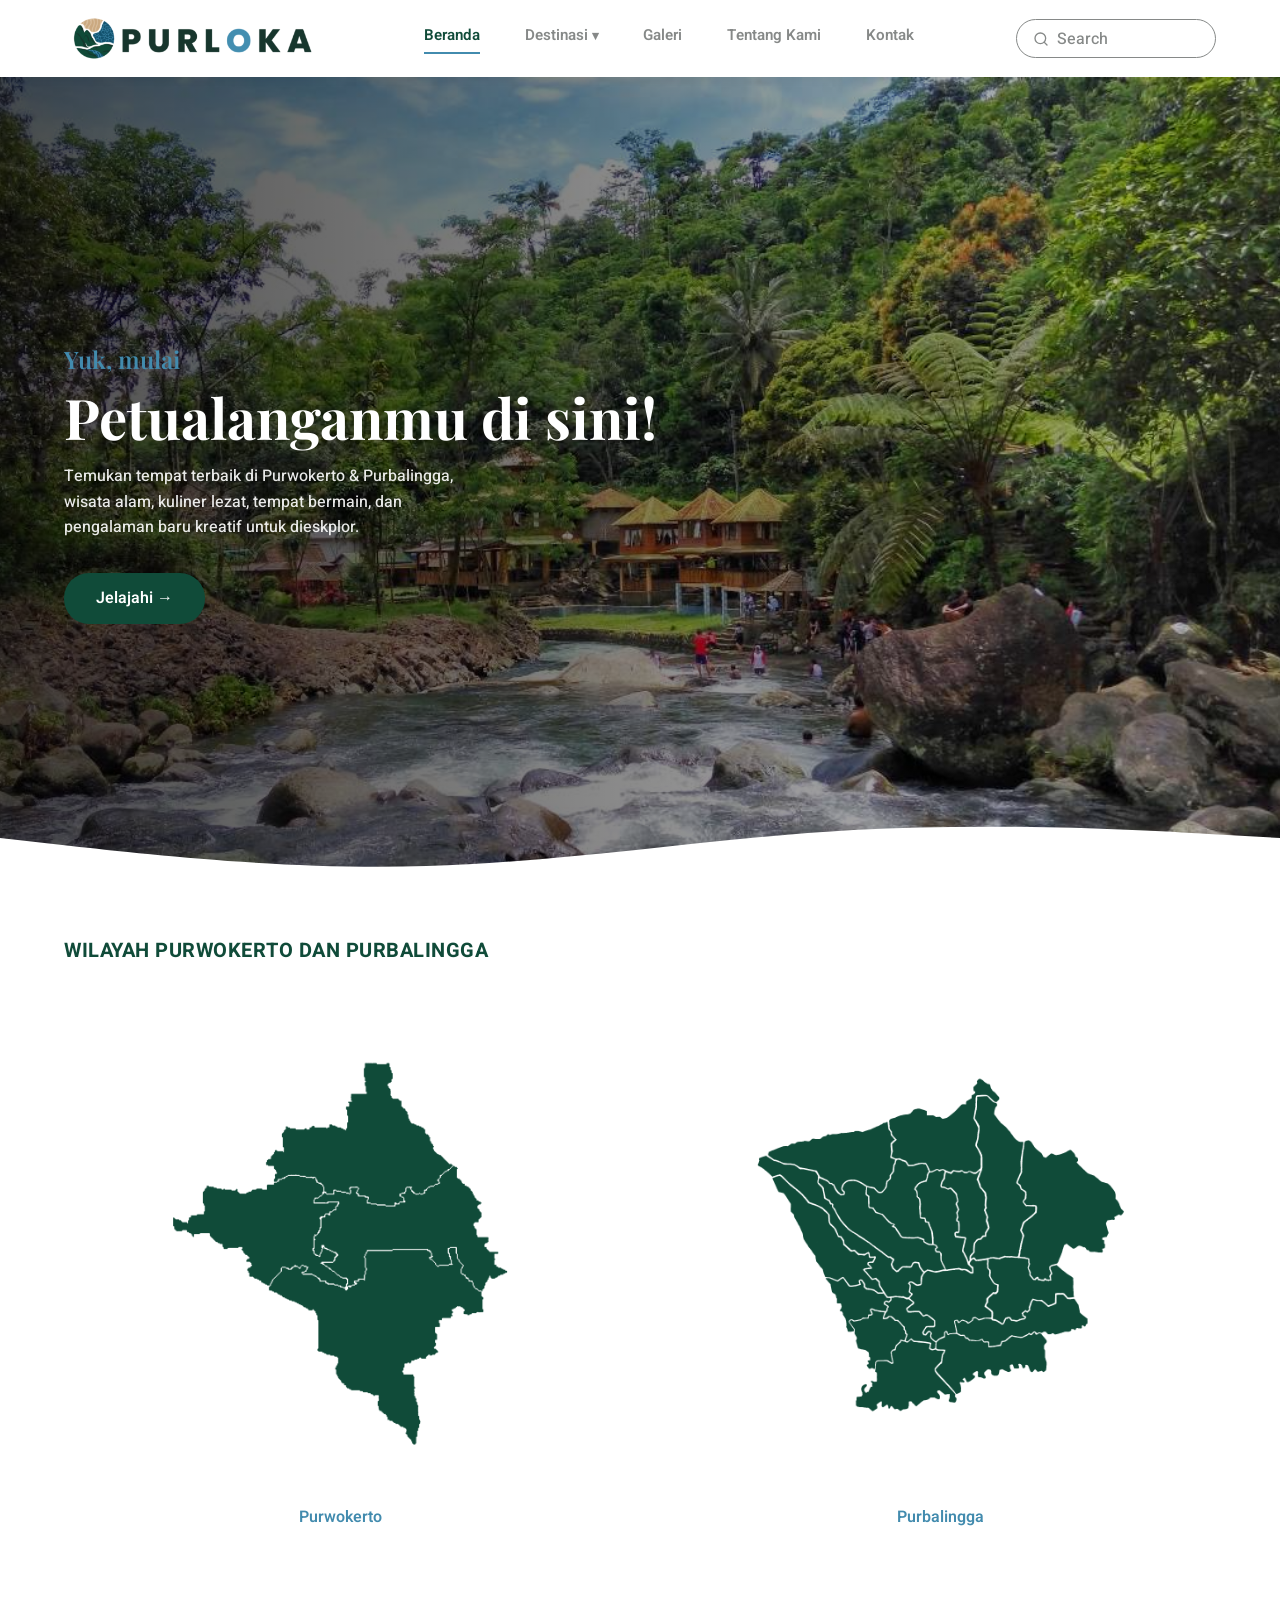
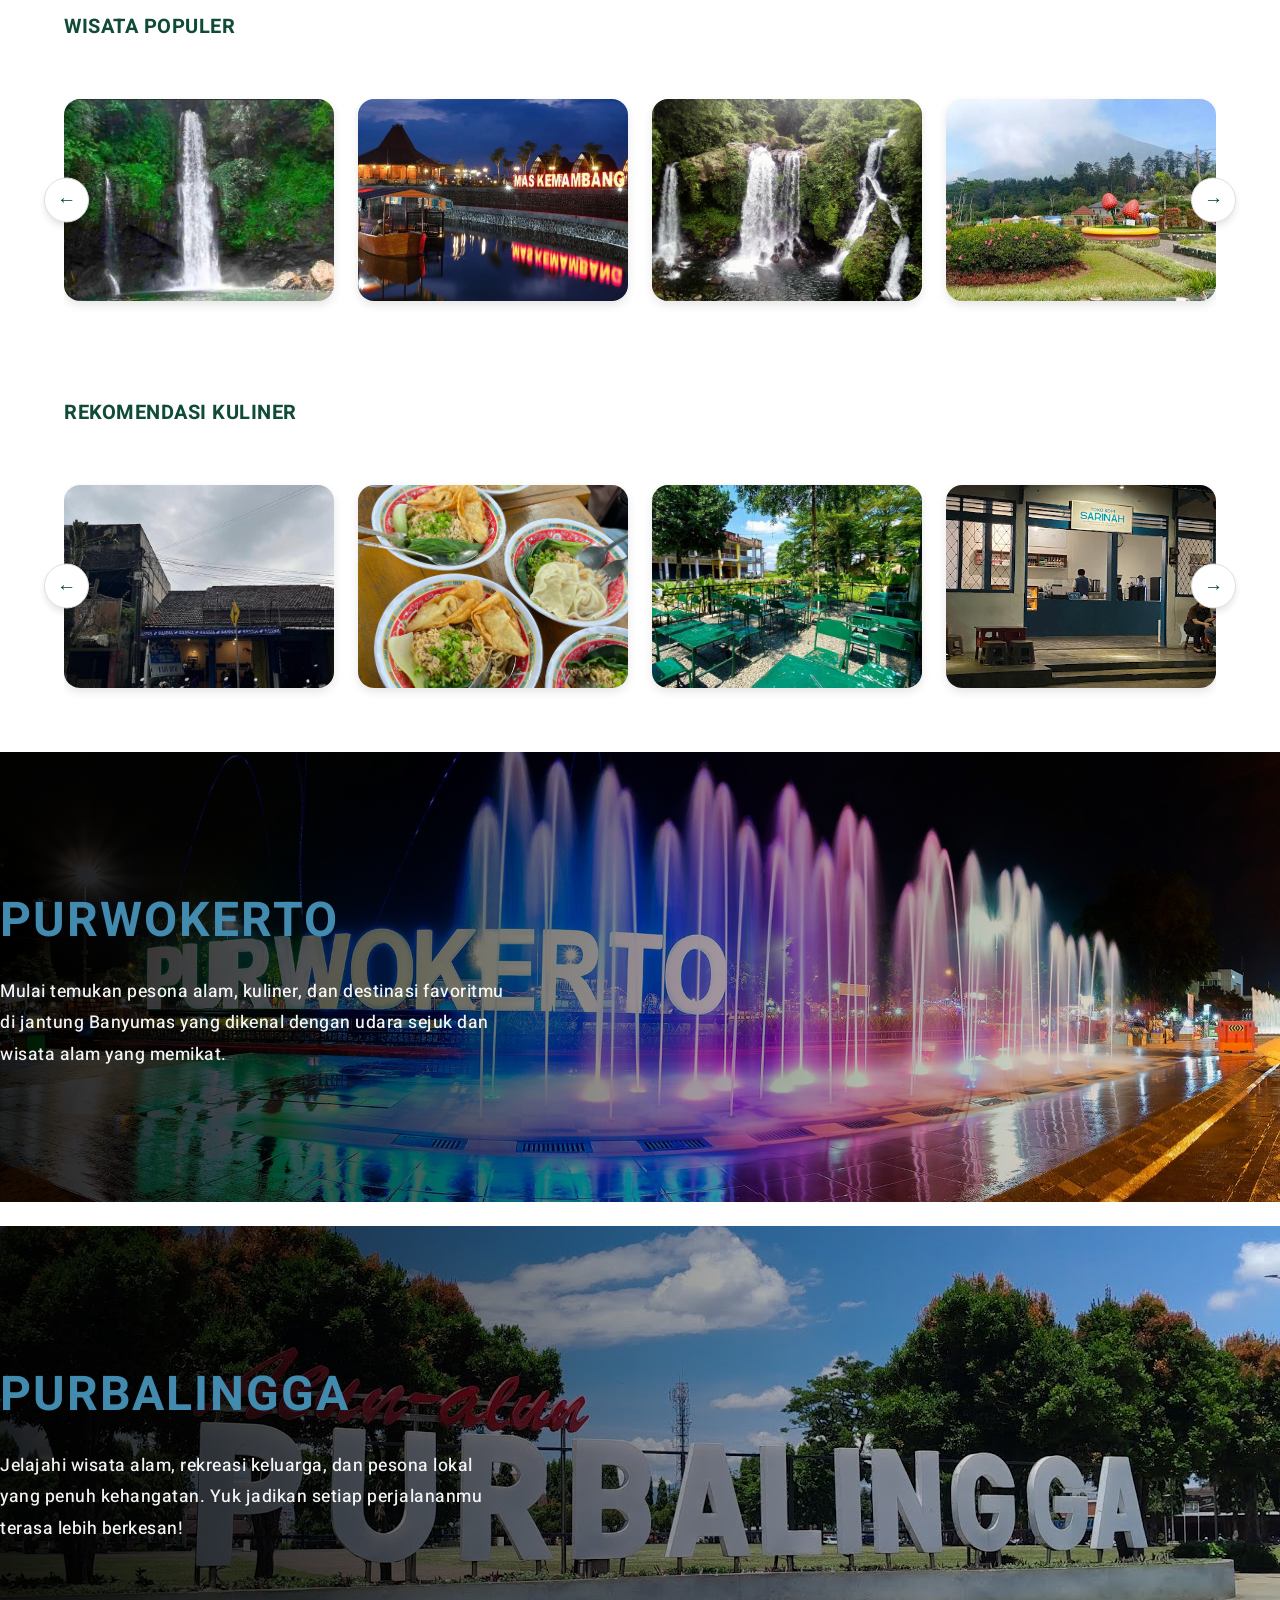
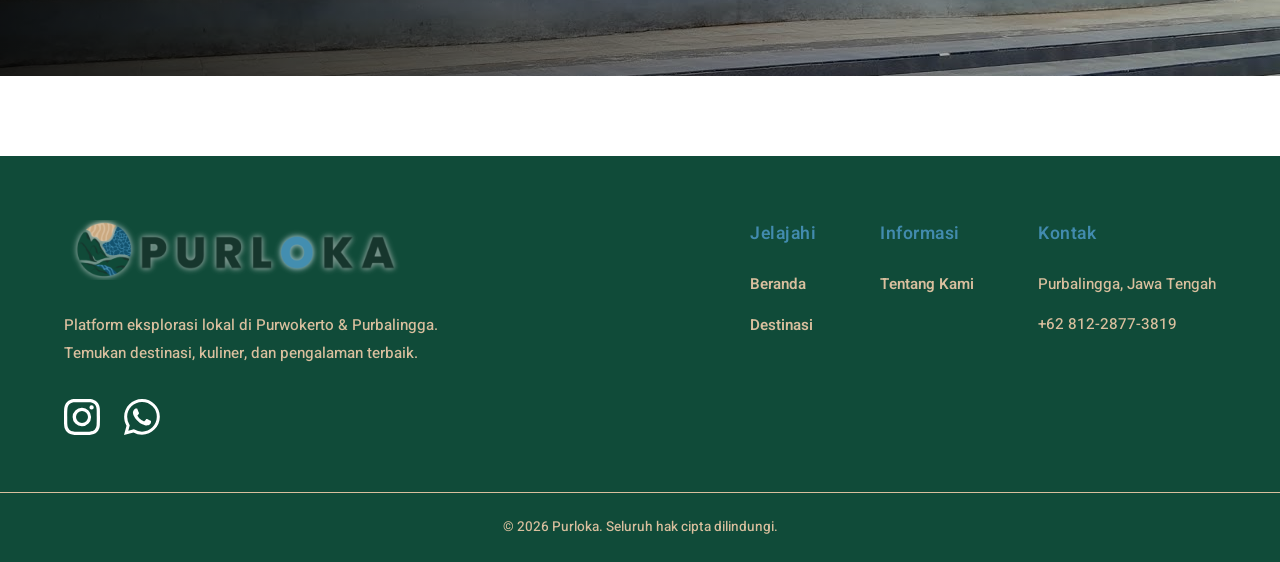
<file: index.html>
<!doctype html>
<html lang="id">
  <head>
    <meta charset="UTF-8" />
    <meta name="viewport" content="width=device-width, initial-scale=1.0" />
    <title>PURLOKA - Eksplorasi Purwokerto & Purbalingga</title>
    <link rel="stylesheet" href="style.css" />
    <link rel="stylesheet" href="index-style.css" />
    <link rel="icon" href="logo-purloka-head.png" type="image/png" />
  </head>
  <body>
    <header class="header">
      <div class="container header-inner">
        <div class="logo">
          <img
            src="logo/logo purloka(1).png"
            alt="PURLOKA Logo"
            class="logo-img"
          />
        </div>

        <nav class="navbar">
          <ul class="nav-links">
            <li><a href="index.html" class="active">Beranda</a></li>
            <li class="nav-dropdown">
              <a href="destinasi.html" class="dropdown-trigger">
                Destinasi <span class="dropdown-icon">&#x25BE;</span>
              </a>

              <ul class="dropdown-list">
                <li><a href="destinasi-purwokerto.html">Purwokerto</a></li>
                <li><a href="destinasi-purbalingga.html">Purbalingga</a></li>
              </ul>
            </li>
            <li><a href="galeri.html">Galeri</a></li>
            <li><a href="tentang-kami.html">Tentang Kami</a></li>
            <li><a href="kontak.html">Kontak</a></li>
          </ul>
        </nav>

        <div class="search-box">
          <svg
            class="search-icon"
            width="16"
            height="16"
            viewBox="0 0 24 24"
            fill="none"
            stroke="currentColor"
            stroke-width="2"
            stroke-linecap="round"
            stroke-linejoin="round"
          >
            <circle cx="11" cy="11" r="8"></circle>
            <line x1="21" y1="21" x2="16.65" y2="16.65"></line>
          </svg>
          <input type="text" placeholder="Search" />
        </div>

        <button class="mobile-menu-btn" aria-label="Buka menu">&#9776;</button>
      </div>
    </header>

    <main>
      <section class="hero">
        <div class="hero-overlay"></div>

        <div class="container">
          <div class="hero-content">
            <h2 class="hero-subtitle">Yuk, mulai</h2>
            <h1 class="hero-title">Petualanganmu di sini!</h1>
            <p class="hero-desc">
              Temukan tempat terbaik di Purwokerto & Purbalingga,<br />
              wisata alam, kuliner lezat, tempat bermain, dan<br />
              pengalaman baru kreatif untuk dieskplor.
            </p>
            <a href="destinasi.html" class="btn-primary">Jelajahi &rarr;</a>
          </div>
        </div>

        <div class="wave-divider">
          <svg
            viewBox="0 0 1440 200"
            xmlns="http://www.w3.org/2000/svg"
            preserveAspectRatio="none"
          >
            <path
              fill="#ffffff"
              fill-opacity="1"
              d="M0,128L80,138.7C160,149,320,171,480,165.3C640,160,800,128,960,117.3C1120,107,1280,117,1360,122.7L1440,128L1440,200L1360,200C1280,200,1120,200,960,200C800,200,640,200,480,200C320,200,160,200,80,200L0,200Z"
            ></path>
          </svg>
        </div>
      </section>

      <section class="wilayah-section" id="wilayah">
        <div class="container">
          <h3 class="section-title">WILAYAH PURWOKERTO DAN PURBALINGGA</h3>

          <div class="map-wrapper">
            <div
              class="map-item"
              onclick="openModal('modal-pwt')"
              style="cursor: pointer"
            >
              <div class="map-image-container">
                <img
                  src="logo/peta purwokerto.png"
                  alt="Siluet Peta Purwokerto"
                  class="map-img"
                />
              </div>
              <p class="map-label">Purwokerto</p>
            </div>

            <div
              class="map-item"
              onclick="openModal('modal-pbg')"
              style="cursor: pointer"
            >
              <div class="map-image-container">
                <img
                  src="logo/peta purbalingga.png"
                  alt="Siluet Peta Purbalingga"
                  class="map-img"
                />
              </div>
              <p class="map-label">Purbalingga</p>
            </div>
          </div>
        </div>
      </section>

      <section class="carousel-section">
        <div class="container">
          <h3 class="section-title">WISATA POPULER</h3>

          <div class="carousel-wrapper">
            <button class="carousel-btn btn-left" aria-label="Geser kiri">
              &larr;
            </button>

            <div class="carousel-track">
              <a
                href="detail-wisata.html"
                style="text-decoration: none; color: inherit; display: block"
                class="card"
              >
                <img
                  src="img/curug-carang.jpg"
                  alt="Curug Carang"
                  class="card-img"
                />
              </a>
              <a
                href="detail-wisata.html"
                style="text-decoration: none; color: inherit; display: block"
                class="card"
              >
                <img
                  src="img/taman-mas-kemambang.jpg"
                  alt="Taman Mas Kemambang"
                  class="card-img"
                />
              </a>
              <a
                href="detail-wisata.html"
                style="text-decoration: none; color: inherit; display: block"
                class="card"
              >
                <img
                  src="img/curug-jenggala.jpg"
                  alt="Curug Cenggala"
                  class="card-img"
                />
              </a>
              <a
                href="detail-wisata.html"
                style="text-decoration: none; color: inherit; display: block"
                class="card"
              >
                <img
                  src="img/d'las-pbg.jpg"
                  alt="D'Las Purbalingga"
                  class="card-img"
                />
              </a>
              <a
                href="detail-wisata.html"
                style="text-decoration: none; color: inherit; display: block"
                class="card"
              >
                <img
                  src="img/menara-teratai.jpg"
                  alt="Menara Teratai"
                  class="card-img"
                />
              </a>
            </div>

            <button class="carousel-btn btn-right" aria-label="Geser kanan">
              &rarr;
            </button>
          </div>
        </div>
      </section>

      <section class="carousel-section">
        <div class="container">
          <h3 class="section-title">REKOMENDASI KULINER</h3>

          <div class="carousel-wrapper">
            <button class="carousel-btn btn-left" aria-label="Geser kiri">
              &larr;
            </button>

            <div class="carousel-track">
              <div class="card">
                <img
                  src="img/sanna-coffe.jpg"
                  alt="Sannah Coffe"
                  class="card-img"
                />
              </div>
              <div class="card">
                <img src="img/maomie.jpg" alt="Maomie" class="card-img" />
              </div>
              <div class="card">
                <img src="img/sekala.jpg" alt="Sekala" class="card-img" />
              </div>
              <div class="card">
                <img src="img/sarinah.jpg" alt="Sarinah" class="card-img" />
              </div>
              <div class="card">
                <img
                  src="img/kafe-kategori-pop.jpg"
                  alt="Kafe Pop"
                  class="card-img"
                />
              </div>
            </div>

            <button class="carousel-btn btn-right" aria-label="Geser kanan">
              &rarr;
            </button>
          </div>
        </div>
      </section>

      <section class="city-banners">
        <article class="city-banner banner-purwokerto">
          <a
            href="destinasi-purwokerto.html"
            class="banner-hitbox"
            aria-label="Jelajahi destinasi Purwokerto"
          ></a>
          <div class="banner-overlay"></div>
          <div class="container banner-content">
            <h3 class="banner-title">PURWOKERTO</h3>
            <p class="banner-desc">
              Mulai temukan pesona alam, kuliner, dan destinasi favoritmu<br />
              di jantung Banyumas yang dikenal dengan udara sejuk dan<br />
              wisata alam yang memikat.
            </p>
          </div>
        </article>

        <article class="city-banner banner-purbalingga">
          <a
            href="destinasi-purbalingga.html"
            class="banner-hitbox"
            aria-label="Jelajahi destinasi Purbalingga"
          ></a>
          <div class="banner-overlay"></div>
          <div class="container banner-content">
            <h3 class="banner-title">PURBALINGGA</h3>
            <p class="banner-desc">
              Jelajahi wisata alam, rekreasi keluarga, dan pesona lokal<br />
              yang penuh kehangatan. Yuk jadikan setiap perjalananmu<br />
              terasa lebih berkesan!
            </p>
          </div>
        </article>
      </section>
    </main>

    <footer class="footer">
      <div class="container">
        <div class="footer-top">
          <div class="footer-brand">
            <img
              src="logo/logo with shadow(1).png"
              alt="PURLOKA Logo"
              class="footer-logo"
            />
            <p class="footer-desc">
              Platform eksplorasi lokal di Purwokerto & Purbalingga.<br />
              Temukan destinasi, kuliner, dan pengalaman terbaik.
            </p>

            <div class="social-links">
              <a href="#" class="social-icon" aria-label="Instagram Purloka">
                <svg
                  xmlns="http://www.w3.org/2000/svg"
                  width="36"
                  height="36"
                  fill="currentColor"
                  class="bi bi-instagram"
                  viewBox="0 0 16 16"
                >
                  <path
                    d="M8 0C5.829 0 5.556.01 4.703.048 3.85.088 3.269.222 2.76.42a3.9 3.9 0 0 0-1.417.923A3.9 3.9 0 0 0 .42 2.76C.222 3.268.087 3.85.048 4.7.01 5.555 0 5.827 0 8.001c0 2.172.01 2.444.048 3.297.04.852.174 1.433.372 1.942.205.526.478.972.923 1.417.444.445.89.719 1.416.923.51.198 1.09.333 1.942.372C5.555 15.99 5.827 16 8 16s2.444-.01 3.298-.048c.851-.04 1.434-.174 1.943-.372a3.9 3.9 0 0 0 1.416-.923c.445-.445.718-.891.923-1.417.197-.509.332-1.09.372-1.942C15.99 10.445 16 10.173 16 8s-.01-2.445-.048-3.299c-.04-.851-.175-1.433-.372-1.941a3.9 3.9 0 0 0-.923-1.417A3.9 3.9 0 0 0 13.24.42c-.51-.198-1.092-.333-1.943-.372C10.443.01 10.172 0 7.998 0zm-.717 1.442h.718c2.136 0 2.389.007 3.232.046.78.035 1.204.166 1.486.275.373.145.64.319.92.599s.453.546.598.92c.11.281.24.705.275 1.485.039.843.047 1.096.047 3.231s-.008 2.389-.047 3.232c-.035.78-.166 1.203-.275 1.485a2.5 2.5 0 0 1-.599.919c-.28.28-.546.453-.92.598-.28.11-.704.24-1.485.276-.843.038-1.096.047-3.232.047s-2.39-.009-3.233-.047c-.78-.036-1.203-.166-1.485-.276a2.5 2.5 0 0 1-.92-.598 2.5 2.5 0 0 1-.6-.92c-.109-.281-.24-.705-.275-1.485-.038-.843-.046-1.096-.046-3.233s.008-2.388.046-3.231c.036-.78.166-1.204.276-1.486.145-.373.319-.64.599-.92s.546-.453.92-.598c.282-.11.705-.24 1.485-.276.738-.034 1.024-.044 2.515-.045zm4.988 1.328a.96.96 0 1 0 0 1.92.96.96 0 0 0 0-1.92m-4.27 1.122a4.109 4.109 0 1 0 0 8.217 4.109 4.109 0 0 0 0-8.217m0 1.441a2.667 2.667 0 1 1 0 5.334 2.667 2.667 0 0 1 0-5.334"
                  />
                </svg>
              </a>

              <a
                href="https://wa.me/6281228773819"
                class="social-icon"
                aria-label="WhatsApp Purloka"
              >
                <svg
                  xmlns="http://www.w3.org/2000/svg"
                  width="36"
                  height="36"
                  fill="currentColor"
                  class="bi bi-whatsapp"
                  viewBox="0 0 16 16"
                >
                  <path
                    d="M13.601 2.326A7.85 7.85 0 0 0 7.994 0C3.627 0 .068 3.558.064 7.926c0 1.399.366 2.76 1.057 3.965L0 16l4.204-1.102a7.9 7.9 0 0 0 3.79.965h.004c4.368 0 7.926-3.558 7.93-7.93A7.9 7.9 0 0 0 13.6 2.326zM7.994 14.521a6.6 6.6 0 0 1-3.356-.92l-.24-.144-2.494.654.666-2.433-.156-.251a6.56 6.56 0 0 1-1.007-3.505c0-3.626 2.957-6.584 6.591-6.584a6.56 6.56 0 0 1 4.66 1.931 6.56 6.56 0 0 1 1.928 4.66c-.004 3.639-2.961 6.592-6.592 6.592m3.615-4.934c-.197-.099-1.17-.578-1.353-.646-.182-.065-.315-.099-.445.099-.133.197-.513.646-.627.775-.114.133-.232.148-.43.05-.197-.1-.836-.308-1.592-.985-.59-.525-.985-1.175-1.103-1.372-.114-.198-.011-.304.088-.403.087-.088.197-.232.296-.346.1-.114.133-.198.198-.33.065-.134.034-.248-.015-.347-.05-.099-.445-1.076-.612-1.47-.16-.389-.323-.335-.445-.34-.114-.007-.247-.007-.38-.007a.73.73 0 0 0-.529.247c-.182.198-.691.677-.691 1.654s.71 1.916.81 2.049c.098.133 1.394 2.132 3.383 2.992.47.205.84.326 1.129.418.475.152.904.129 1.246.08.38-.058 1.171-.48 1.338-.943.164-.464.164-.86.114-.943-.049-.084-.182-.133-.38-.232"
                  />
                </svg>
              </a>
            </div>
          </div>

          <div class="footer-links-group">
            <div class="footer-col">
              <h4>Jelajahi</h4>
              <ul>
                <li><a href="index.html">Beranda</a></li>
                <li><a href="destinasi.html">Destinasi</a></li>
              </ul>
            </div>
            <div class="footer-col">
              <h4>Informasi</h4>
              <ul>
                <li><a href="tentang-kami.html">Tentang Kami</a></li>
              </ul>
            </div>
            <div class="footer-col">
              <h4>Kontak</h4>
              <ul>
                <li><p>Purbalingga, Jawa Tengah</p></li>
                <li><p>+62 812-2877-3819</p></li>
              </ul>
            </div>
          </div>
        </div>
      </div>

      <div class="footer-bottom">
        <div class="container">
          <p>&copy; 2026 Purloka. Seluruh hak cipta dilindungi.</p>
        </div>
      </div>
    </footer>

    <div id="modal-pwt" class="modal-window">
      <div class="modal-box">
        <span
          class="close-btn"
          aria-label="Tutup"
          onclick="closeModal('modal-pwt')"
          >&times;</span
        >
        <img
          src="img/taman-mas-kemambang.jpg"
          alt="Pemandangan Purwokerto"
          class="modal-img"
        />
        <h3 class="modal-title">PURWOKERTO</h3>
        <p class="modal-desc">
          Purwokerto, ibu kota Kabupaten Banyumas, Jawa Tengah, dikenal sebagai
          kota pelajar dengan udara sejuk karena letaknya di kaki Gunung Slamet.
          Kota ini menawarkan pesona wisata alam, kuliner khas seperti tempe
          mendoan, serta kehidupan masyarakat yang ramah dengan budaya ngapak
          yang kental.
        </p>
      </div>
    </div>

    <div id="modal-pbg" class="modal-window">
      <div class="modal-box">
        <span
          class="close-btn"
          aria-label="Tutup"
          onclick="closeModal('modal-pbg')"
          >&times;</span
        >
        <img
          src="img/curug-sumba.jpg"
          alt="Pemandangan Purbalingga"
          class="modal-img"
        />
        <h3 class="modal-title">PURBALINGGA</h3>
        <p class="modal-desc">
          Purbalingga adalah sebuah kabupaten di Provinsi Jawa Tengah yang
          terkenal dengan industri knalpot dan bulu mata palsu. Terletak di
          dekat Gunung Slamet, Purbalingga menawarkan berbagai wisata alam yang
          indah, seperti air terjun dan goa, serta memiliki kekayaan budaya dan
          kuliner lokal yang menarik untuk dieksplorasi.
        </p>
      </div>
    </div>

    <script>
      function openModal(modalId) {
        document.getElementById(modalId).style.display = "flex";
        document.body.style.overflow = "hidden";
      }

      function closeModal(modalId) {
        document.getElementById(modalId).style.display = "none";

        document.body.style.overflow = "auto";
      }

      window.onclick = function (event) {
        if (event.target.classList.contains("modal-window")) {
          event.target.style.display = "none";
          document.body.style.overflow = "auto";
        }
      };

      const mobileMenuBtn = document.querySelector(".mobile-menu-btn");
      const navbar = document.querySelector(".navbar");

      if (mobileMenuBtn && navbar) {
        mobileMenuBtn.addEventListener("click", function () {
          navbar.classList.toggle("active");
          if (navbar.classList.contains("active")) {
            mobileMenuBtn.innerHTML = "&times;";
            mobileMenuBtn.style.transform = "rotate(90deg)";
          } else {
            mobileMenuBtn.innerHTML = "&#9776;";
            mobileMenuBtn.style.transform = "rotate(0deg)";
          }
        });

        const navLinks = navbar.querySelectorAll("a");
        navLinks.forEach((link) => {
          link.addEventListener("click", () => {
            navbar.classList.remove("active");
            mobileMenuBtn.innerHTML = "&#9776;";
            mobileMenuBtn.style.transform = "rotate(0deg)";
          });
        });
      }

      document.querySelectorAll(".carousel-wrapper").forEach((wrapper) => {
        const track = wrapper.querySelector(".carousel-track");
        const btnLeft = wrapper.querySelector(".btn-left");
        const btnRight = wrapper.querySelector(".btn-right");

        if (track && btnLeft && btnRight) {
          const scrollAmount = 320;
          btnLeft.addEventListener("click", () =>
            track.scrollBy({ left: -scrollAmount, behavior: "smooth" }),
          );
          btnRight.addEventListener("click", () =>
            track.scrollBy({ left: scrollAmount, behavior: "smooth" }),
          );
        }
      });
    </script>
  </body>
</html>
</file>
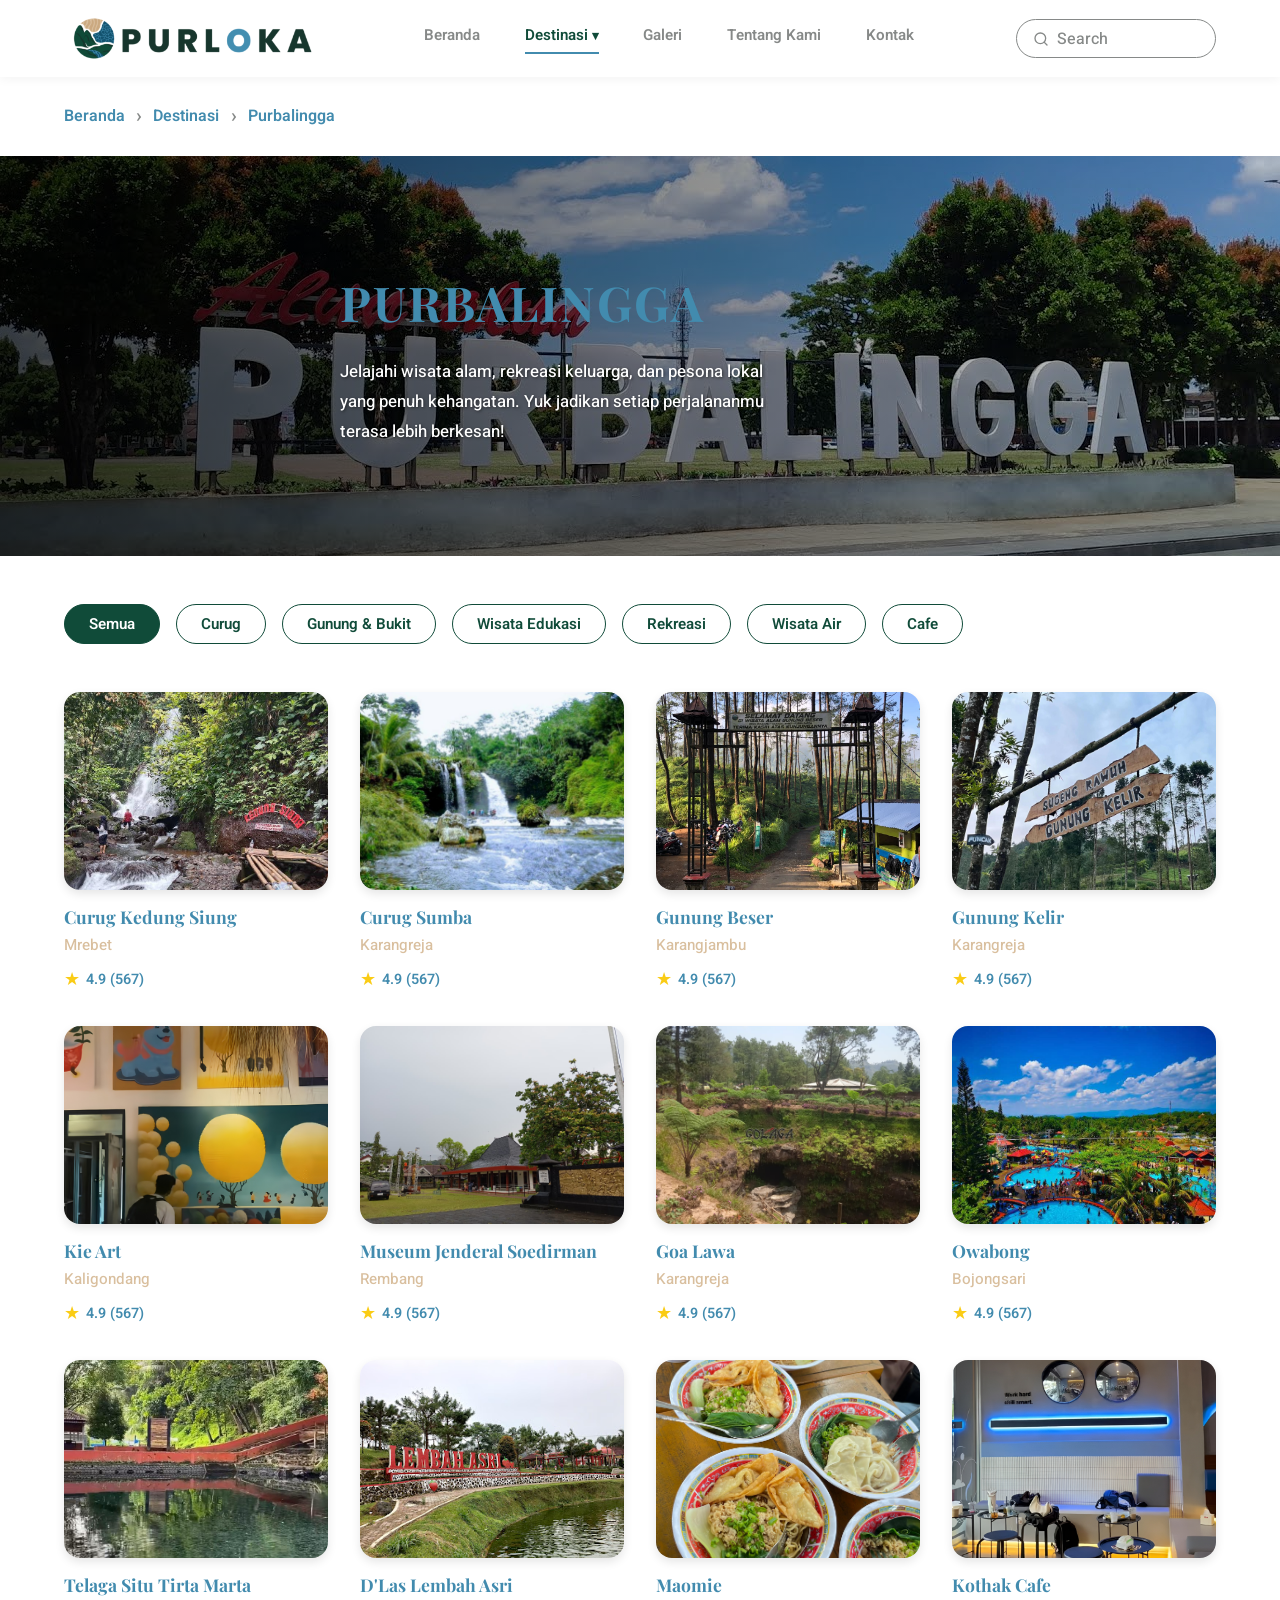
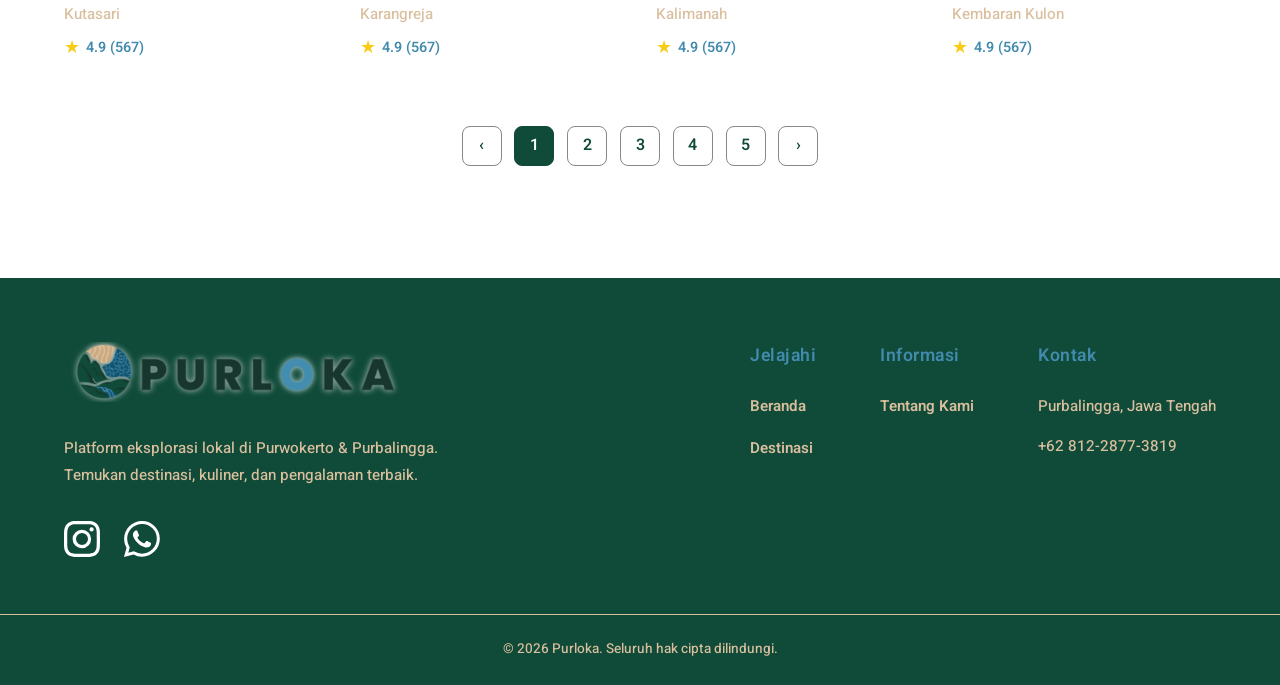
<file: destinasi-purbalingga.html>
<!doctype html>
<html lang="id">
  <head>
    <meta charset="UTF-8" />
    <meta name="viewport" content="width=device-width, initial-scale=1.0" />
    <title>Destinasi Purbalingga - PURLOKA</title>
    <link rel="stylesheet" href="style.css" />
    <link rel="stylesheet" href="katalog-destinasi-style.css" />
  </head>
  <body>
    <header class="header">
      <div class="container header-inner">
        <div class="logo">
          <img
            src="logo/logo purloka(1).png"
            alt="PURLOKA Logo"
            class="logo-img"
          />
        </div>

        <nav class="navbar">
          <ul class="nav-links">
            <li><a href="index.html">Beranda</a></li>
            <li class="nav-dropdown">
              <a href="destinasi.html" class="dropdown-trigger active">
                Destinasi <span class="dropdown-icon">&#x25BE;</span>
              </a>

              <ul class="dropdown-list">
                <li><a href="destinasi-purwokerto.html">Purwokerto</a></li>
                <li><a href="destinasi-purbalingga.html">Purbalingga</a></li>
              </ul>
            </li>
            <li><a href="galeri.html">Galeri</a></li>
            <li><a href="tentang-kami.html">Tentang Kami</a></li>
            <li><a href="kontak.html">Kontak</a></li>
          </ul>
        </nav>

        <div class="search-box">
          <svg
            class="search-icon"
            width="16"
            height="16"
            viewBox="0 0 24 24"
            fill="none"
            stroke="currentColor"
            stroke-width="2"
            stroke-linecap="round"
            stroke-linejoin="round"
          >
            <circle cx="11" cy="11" r="8"></circle>
            <line x1="21" y1="21" x2="16.65" y2="16.65"></line>
          </svg>
          <input type="text" placeholder="Search" />
        </div>

        <button class="mobile-menu-btn" aria-label="Buka menu">&#9776;</button>
      </div>
    </header>

    <main class="destinasi-kota-page">
      <div class="container">
        <nav class="breadcrumb" aria-label="Breadcrumb">
          <a href="index.html">Beranda</a>
          <span class="separator">&rsaquo;</span>
          <a href="destinasi.html">Destinasi</a>
          <span class="separator">&rsaquo;</span>
          <span class="current">Purbalingga</span>
        </nav>
      </div>

      <section class="hero-kota">
        <img
          src="img/purbalingga.png"
          alt="Pemandangan Purbalingga"
          class="hero-kota-bg"
        />
        <div class="hero-kota-overlay"></div>

        <div class="container hero-kota-content">
          <h1 class="hero-kota-title">PURBALINGGA</h1>
          <p class="hero-kota-desc">
            Jelajahi wisata alam, rekreasi keluarga, dan pesona lokal<br />
            yang penuh kehangatan. Yuk jadikan setiap perjalananmu<br />
            terasa lebih berkesan!
          </p>
        </div>
      </section>

      <div class="container">
        <section class="filter-section">
          <button class="btn-filter active">Semua</button>
          <button class="btn-filter">Curug</button>
          <button class="btn-filter">Gunung & Bukit</button>
          <button class="btn-filter">Wisata Edukasi</button>
          <button class="btn-filter">Rekreasi</button>
          <button class="btn-filter">Wisata Air</button>
          <button class="btn-filter">Cafe</button>
        </section>

        <section class="destinasi-grid">
          <a
            href="detail-wisata.html"
            style="text-decoration: none; color: inherit; display: block"
            ><article class="destinasi-card">
              <img
                src="img/curug-kedung-siung.jpg"
                alt="Curug Kedung Siung"
                class="card-image"
              />
              <div class="card-info">
                <h2 class="card-title">Curug Kedung Siung</h2>
                <p class="card-location">Mrebet</p>
                <div class="card-rating">
                  <span class="star-icon">★</span>
                  <span class="rating-text">4.9 (567)</span>
                </div>
              </div>
            </article></a
          >

          <a
            href="detail-wisata.html"
            style="text-decoration: none; color: inherit; display: block"
            ><article class="destinasi-card">
              <img
                src="img/curug-sumba.jpg"
                alt="Curug Sumba"
                class="card-image"
              />
              <div class="card-info">
                <h2 class="card-title">Curug Sumba</h2>
                <p class="card-location">Karangreja</p>
                <div class="card-rating">
                  <span class="star-icon">★</span>
                  <span class="rating-text">4.9 (567)</span>
                </div>
              </div>
            </article></a
          >

          <a
            href="detail-wisata.html"
            style="text-decoration: none; color: inherit; display: block"
            ><article class="destinasi-card">
              <img
                src="img/gunung-beser.jpg"
                alt="Gunung Beser"
                class="card-image"
              />
              <div class="card-info">
                <h2 class="card-title">Gunung Beser</h2>
                <p class="card-location">Karangjambu</p>
                <div class="card-rating">
                  <span class="star-icon">★</span>
                  <span class="rating-text">4.9 (567)</span>
                </div>
              </div>
            </article></a
          >

          <article class="destinasi-card">
            <img
              src="img/gunung-kelir.jpg"
              alt="Gunung Kelir"
              class="card-image"
            />
            <div class="card-info">
              <h2 class="card-title">Gunung Kelir</h2>
              <p class="card-location">Karangreja</p>
              <div class="card-rating">
                <span class="star-icon">★</span>
                <span class="rating-text">4.9 (567)</span>
              </div>
            </div>
          </article>

          <article class="destinasi-card">
            <img src="img/kie-art.png" alt="Kie Art" class="card-image" />
            <div class="card-info">
              <h2 class="card-title">Kie Art</h2>
              <p class="card-location">Kaligondang</p>
              <div class="card-rating">
                <span class="star-icon">★</span>
                <span class="rating-text">4.9 (567)</span>
              </div>
            </div>
          </article>

          <article class="destinasi-card">
            <img
              src="img/museum-jenderal-soedirman.jpg"
              alt="Museum Jenderal Soedirman"
              class="card-image"
            />
            <div class="card-info">
              <h2 class="card-title">Museum Jenderal Soedirman</h2>
              <p class="card-location">Rembang</p>
              <div class="card-rating">
                <span class="star-icon">★</span>
                <span class="rating-text">4.9 (567)</span>
              </div>
            </div>
          </article>

          <article class="destinasi-card">
            <img src="img/goa-lawa.jpg" alt="Goa Lawa" class="card-image" />
            <div class="card-info">
              <h2 class="card-title">Goa Lawa</h2>
              <p class="card-location">Karangreja</p>
              <div class="card-rating">
                <span class="star-icon">★</span>
                <span class="rating-text">4.9 (567)</span>
              </div>
            </div>
          </article>

          <article class="destinasi-card">
            <img src="img/owabong.jpg" alt="Owabong" class="card-image" />
            <div class="card-info">
              <h2 class="card-title">Owabong</h2>
              <p class="card-location">Bojongsari</p>
              <div class="card-rating">
                <span class="star-icon">★</span>
                <span class="rating-text">4.9 (567)</span>
              </div>
            </div>
          </article>

          <article class="destinasi-card">
            <img
              src="img/telaga-situ-tirta-marta.jpg"
              alt="Telaga Situ Tirta Marta"
              class="card-image"
            />
            <div class="card-info">
              <h2 class="card-title">Telaga Situ Tirta Marta</h2>
              <p class="card-location">Kutasari</p>
              <div class="card-rating">
                <span class="star-icon">★</span>
                <span class="rating-text">4.9 (567)</span>
              </div>
            </div>
          </article>

          <article class="destinasi-card">
            <img
              src="img/d'las-lembah-asri.jpg"
              alt="D'Las Lembah Asri"
              class="card-image"
            />
            <div class="card-info">
              <h2 class="card-title">D'Las Lembah Asri</h2>
              <p class="card-location">Karangreja</p>
              <div class="card-rating">
                <span class="star-icon">★</span>
                <span class="rating-text">4.9 (567)</span>
              </div>
            </div>
          </article>

          <article class="destinasi-card">
            <img src="img/maomie.jpg" alt="Maomie" class="card-image" />
            <div class="card-info">
              <h2 class="card-title">Maomie</h2>
              <p class="card-location">Kalimanah</p>
              <div class="card-rating">
                <span class="star-icon">★</span>
                <span class="rating-text">4.9 (567)</span>
              </div>
            </div>
          </article>

          <article class="destinasi-card">
            <img
              src="img/kothak-kafe.jpg"
              alt="Kothak Cafe"
              class="card-image"
            />
            <div class="card-info">
              <h2 class="card-title">Kothak Cafe</h2>
              <p class="card-location">Kembaran Kulon</p>
              <div class="card-rating">
                <span class="star-icon">★</span>
                <span class="rating-text">4.9 (567)</span>
              </div>
            </div>
          </article>
        </section>

        <nav class="pagination" aria-label="Navigasi Halaman">
          <a href="#" class="page-link" aria-label="Sebelumnya">&lsaquo;</a>
          <a href="#" class="page-link active">1</a>
          <a href="#" class="page-link">2</a>
          <a href="#" class="page-link">3</a>
          <a href="#" class="page-link">4</a>
          <a href="#" class="page-link">5</a>
          <a href="#" class="page-link" aria-label="Selanjutnya">&rsaquo;</a>
        </nav>
      </div>
    </main>

    <footer class="footer">
      <div class="container">
        <div class="footer-top">
          <div class="footer-brand">
            <img
              src="logo/logo with shadow(1).png"
              alt="PURLOKA Logo"
              class="footer-logo"
            />
            <p class="footer-desc">
              Platform eksplorasi lokal di Purwokerto & Purbalingga.<br />
              Temukan destinasi, kuliner, dan pengalaman terbaik.
            </p>

            <div class="social-links">
              <a href="#" class="social-icon" aria-label="Instagram Purloka">
                <svg
                  xmlns="http://www.w3.org/2000/svg"
                  width="36"
                  height="36"
                  fill="currentColor"
                  class="bi bi-instagram"
                  viewBox="0 0 16 16"
                >
                  <path
                    d="M8 0C5.829 0 5.556.01 4.703.048 3.85.088 3.269.222 2.76.42a3.9 3.9 0 0 0-1.417.923A3.9 3.9 0 0 0 .42 2.76C.222 3.268.087 3.85.048 4.7.01 5.555 0 5.827 0 8.001c0 2.172.01 2.444.048 3.297.04.852.174 1.433.372 1.942.205.526.478.972.923 1.417.444.445.89.719 1.416.923.51.198 1.09.333 1.942.372C5.555 15.99 5.827 16 8 16s2.444-.01 3.298-.048c.851-.04 1.434-.174 1.943-.372a3.9 3.9 0 0 0 1.416-.923c.445-.445.718-.891.923-1.417.197-.509.332-1.09.372-1.942C15.99 10.445 16 10.173 16 8s-.01-2.445-.048-3.299c-.04-.851-.175-1.433-.372-1.941a3.9 3.9 0 0 0-.923-1.417A3.9 3.9 0 0 0 13.24.42c-.51-.198-1.092-.333-1.943-.372C10.443.01 10.172 0 7.998 0zm-.717 1.442h.718c2.136 0 2.389.007 3.232.046.78.035 1.204.166 1.486.275.373.145.64.319.92.599s.453.546.598.92c.11.281.24.705.275 1.485.039.843.047 1.096.047 3.231s-.008 2.389-.047 3.232c-.035.78-.166 1.203-.275 1.485a2.5 2.5 0 0 1-.599.919c-.28.28-.546.453-.92.598-.28.11-.704.24-1.485.276-.843.038-1.096.047-3.232.047s-2.39-.009-3.233-.047c-.78-.036-1.203-.166-1.485-.276a2.5 2.5 0 0 1-.92-.598 2.5 2.5 0 0 1-.6-.92c-.109-.281-.24-.705-.275-1.485-.038-.843-.046-1.096-.046-3.233s.008-2.388.046-3.231c.036-.78.166-1.204.276-1.486.145-.373.319-.64.599-.92s.546-.453.92-.598c.282-.11.705-.24 1.485-.276.738-.034 1.024-.044 2.515-.045zm4.988 1.328a.96.96 0 1 0 0 1.92.96.96 0 0 0 0-1.92m-4.27 1.122a4.109 4.109 0 1 0 0 8.217 4.109 4.109 0 0 0 0-8.217m0 1.441a2.667 2.667 0 1 1 0 5.334 2.667 2.667 0 0 1 0-5.334"
                  />
                </svg>
              </a>

              <a
                href="https://wa.me/6281228773819"
                class="social-icon"
                aria-label="WhatsApp Purloka"
              >
                <svg
                  xmlns="http://www.w3.org/2000/svg"
                  width="36"
                  height="36"
                  fill="currentColor"
                  class="bi bi-whatsapp"
                  viewBox="0 0 16 16"
                >
                  <path
                    d="M13.601 2.326A7.85 7.85 0 0 0 7.994 0C3.627 0 .068 3.558.064 7.926c0 1.399.366 2.76 1.057 3.965L0 16l4.204-1.102a7.9 7.9 0 0 0 3.79.965h.004c4.368 0 7.926-3.558 7.93-7.93A7.9 7.9 0 0 0 13.6 2.326zM7.994 14.521a6.6 6.6 0 0 1-3.356-.92l-.24-.144-2.494.654.666-2.433-.156-.251a6.56 6.56 0 0 1-1.007-3.505c0-3.626 2.957-6.584 6.591-6.584a6.56 6.56 0 0 1 4.66 1.931 6.56 6.56 0 0 1 1.928 4.66c-.004 3.639-2.961 6.592-6.592 6.592m3.615-4.934c-.197-.099-1.17-.578-1.353-.646-.182-.065-.315-.099-.445.099-.133.197-.513.646-.627.775-.114.133-.232.148-.43.05-.197-.1-.836-.308-1.592-.985-.59-.525-.985-1.175-1.103-1.372-.114-.198-.011-.304.088-.403.087-.088.197-.232.296-.346.1-.114.133-.198.198-.33.065-.134.034-.248-.015-.347-.05-.099-.445-1.076-.612-1.47-.16-.389-.323-.335-.445-.34-.114-.007-.247-.007-.38-.007a.73.73 0 0 0-.529.247c-.182.198-.691.677-.691 1.654s.71 1.916.81 2.049c.098.133 1.394 2.132 3.383 2.992.47.205.84.326 1.129.418.475.152.904.129 1.246.08.38-.058 1.171-.48 1.338-.943.164-.464.164-.86.114-.943-.049-.084-.182-.133-.38-.232"
                  />
                </svg>
              </a>
            </div>
          </div>

          <div class="footer-links-group">
            <div class="footer-col">
              <h4>Jelajahi</h4>
              <ul>
                <li><a href="index.html">Beranda</a></li>
                <li><a href="destinasi.html">Destinasi</a></li>
              </ul>
            </div>
            <div class="footer-col">
              <h4>Informasi</h4>
              <ul>
                <li><a href="tentang-kami.html">Tentang Kami</a></li>
              </ul>
            </div>
            <div class="footer-col">
              <h4>Kontak</h4>
              <ul>
                <li><p>Purbalingga, Jawa Tengah</p></li>
                <li><p>+62 812-2877-3819</p></li>
              </ul>
            </div>
          </div>
        </div>
      </div>

      <div class="footer-bottom">
        <div class="container">
          <p>&copy; 2026 Purloka. Seluruh hak cipta dilindungi.</p>
        </div>
      </div>
    </footer>

    <script>
      const mobileMenuBtn = document.querySelector(".mobile-menu-btn");
      const navbar = document.querySelector(".navbar");

      if (mobileMenuBtn && navbar) {
        mobileMenuBtn.addEventListener("click", function () {
          navbar.classList.toggle("active");
          if (navbar.classList.contains("active")) {
            mobileMenuBtn.innerHTML = "&times;";
            mobileMenuBtn.style.transform = "rotate(90deg)";
          } else {
            mobileMenuBtn.innerHTML = "&#9776;";
            mobileMenuBtn.style.transform = "rotate(0deg)";
          }
        });

        const navLinks = navbar.querySelectorAll("a");
        navLinks.forEach((link) => {
          link.addEventListener("click", () => {
            navbar.classList.remove("active");
            mobileMenuBtn.innerHTML = "&#9776;";
            mobileMenuBtn.style.transform = "rotate(0deg)";
          });
        });
      }
    </script>
  </body>
</html>
</file>
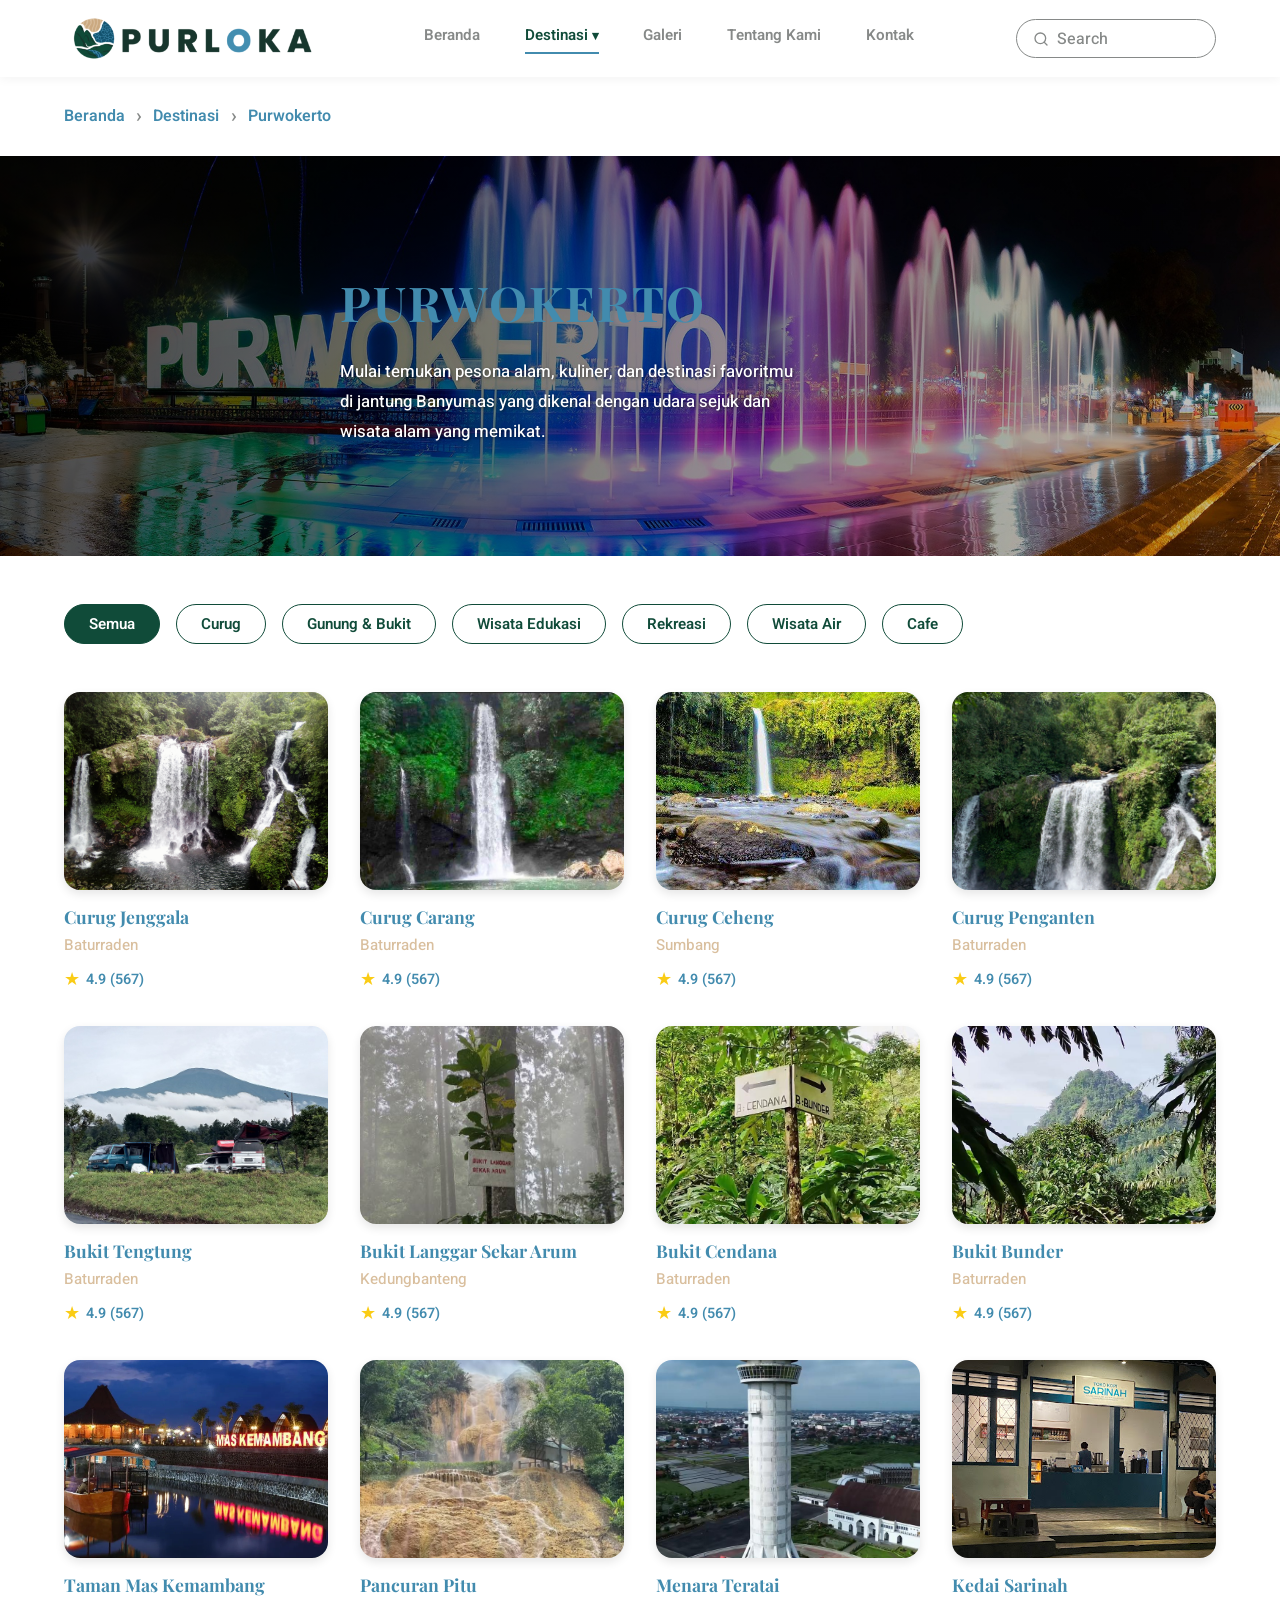
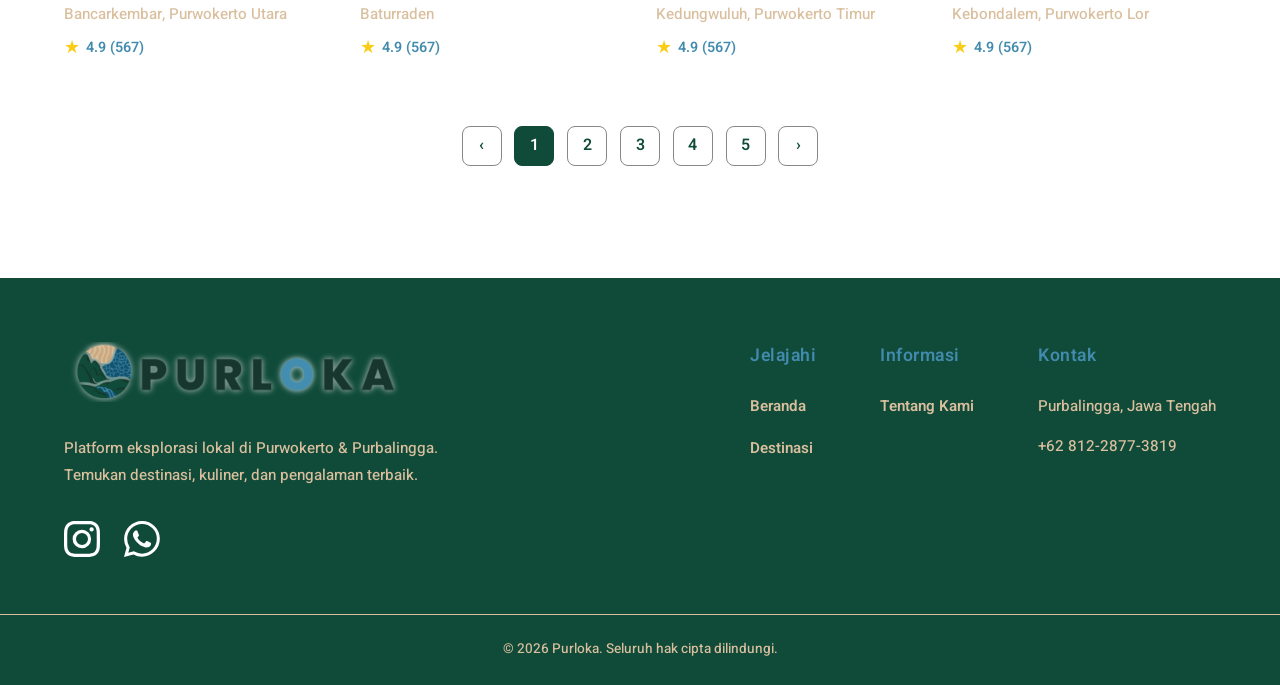
<file: destinasi-purwokerto.html>
<!doctype html>
<html lang="id">
  <head>
    <meta charset="UTF-8" />
    <meta name="viewport" content="width=device-width, initial-scale=1.0" />
    <title>Destinasi Purwokerto - PURLOKA</title>
    <link rel="stylesheet" href="style.css" />
    <link rel="stylesheet" href="katalog-destinasi-style.css" />
  </head>
  <body>
    <header class="header">
      <div class="container header-inner">
        <div class="logo">
          <img
            src="logo/logo purloka(1).png"
            alt="PURLOKA Logo"
            class="logo-img"
          />
        </div>

        <nav class="navbar">
          <ul class="nav-links">
            <li><a href="index.html">Beranda</a></li>
            <li class="nav-dropdown">
              <a href="destinasi.html" class="dropdown-trigger active">
                Destinasi <span class="dropdown-icon">&#x25BE;</span>
              </a>

              <ul class="dropdown-list">
                <li><a href="destinasi-purwokerto.html">Purwokerto</a></li>
                <li><a href="destinasi-purbalingga.html">Purbalingga</a></li>
              </ul>
            </li>
            <li><a href="galeri.html">Galeri</a></li>
            <li><a href="tentang-kami.html">Tentang Kami</a></li>
            <li><a href="kontak.html">Kontak</a></li>
          </ul>
        </nav>

        <div class="search-box">
          <svg
            class="search-icon"
            width="16"
            height="16"
            viewBox="0 0 24 24"
            fill="none"
            stroke="currentColor"
            stroke-width="2"
            stroke-linecap="round"
            stroke-linejoin="round"
          >
            <circle cx="11" cy="11" r="8"></circle>
            <line x1="21" y1="21" x2="16.65" y2="16.65"></line>
          </svg>
          <input type="text" placeholder="Search" />
        </div>

        <button class="mobile-menu-btn" aria-label="Buka menu">&#9776;</button>
      </div>
    </header>

    <main class="destinasi-kota-page">
      <div class="container">
        <nav class="breadcrumb" aria-label="Breadcrumb">
          <a href="index.html">Beranda</a>
          <span class="separator">&rsaquo;</span>
          <a href="destinasi.html">Destinasi</a>
          <span class="separator">&rsaquo;</span>
          <span class="current">Purwokerto</span>
        </nav>
      </div>

      <section class="hero-kota">
        <img
          src="img/purwokerto.png"
          alt="Pemandangan Purwokerto"
          class="hero-kota-bg"
        />
        <div class="hero-kota-overlay"></div>

        <div class="container hero-kota-content">
          <h1 class="hero-kota-title">PURWOKERTO</h1>
          <p class="hero-kota-desc">
            Mulai temukan pesona alam, kuliner, dan destinasi favoritmu<br />
            di jantung Banyumas yang dikenal dengan udara sejuk dan<br />
            wisata alam yang memikat.
          </p>
        </div>
      </section>

      <div class="container">
        <section class="filter-section">
          <button class="btn-filter active">Semua</button>
          <button class="btn-filter">Curug</button>
          <button class="btn-filter">Gunung & Bukit</button>
          <button class="btn-filter">Wisata Edukasi</button>
          <button class="btn-filter">Rekreasi</button>
          <button class="btn-filter">Wisata Air</button>
          <button class="btn-filter">Cafe</button>
        </section>

        <section class="destinasi-grid">
          <a
            href="detail-wisata.html"
            style="text-decoration: none; color: inherit; display: block"
            ><article class="destinasi-card">
              <img
                src="img/curug-jenggala.jpg"
                alt="Curug Jenggala"
                class="card-image"
              />
              <div class="card-info">
                <h2 class="card-title">Curug Jenggala</h2>
                <p class="card-location">Baturraden</p>
                <div class="card-rating">
                  <span class="star-icon">★</span>
                  <span class="rating-text">4.9 (567)</span>
                </div>
              </div>
            </article></a
          >

          <a
            href="detail-wisata.html"
            style="text-decoration: none; color: inherit; display: block"
            ><article class="destinasi-card">
              <img
                src="img/curug-carang.jpg"
                alt="Curug Carang"
                class="card-image"
              />
              <div class="card-info">
                <h2 class="card-title">Curug Carang</h2>
                <p class="card-location">Baturraden</p>
                <div class="card-rating">
                  <span class="star-icon">★</span>
                  <span class="rating-text">4.9 (567)</span>
                </div>
              </div>
            </article></a
          >

          <a
            href="detail-wisata.html"
            style="text-decoration: none; color: inherit; display: block"
            ><article class="destinasi-card">
              <img
                src="img/curug-ceheng.jpg"
                alt="Curug Ceheng"
                class="card-image"
              />
              <div class="card-info">
                <h2 class="card-title">Curug Ceheng</h2>
                <p class="card-location">Sumbang</p>
                <div class="card-rating">
                  <span class="star-icon">★</span>
                  <span class="rating-text">4.9 (567)</span>
                </div>
              </div>
            </article></a
          >

          <article class="destinasi-card">
            <img
              src="img/curug-penganten.jpg"
              alt="Curug Penganten"
              class="card-image"
            />
            <div class="card-info">
              <h2 class="card-title">Curug Penganten</h2>
              <p class="card-location">Baturraden</p>
              <div class="card-rating">
                <span class="star-icon">★</span>
                <span class="rating-text">4.9 (567)</span>
              </div>
            </div>
          </article>

          <article class="destinasi-card">
            <img
              src="img/bukit-tangtung.jpg"
              alt="Bukit Tengtung"
              class="card-image"
            />
            <div class="card-info">
              <h2 class="card-title">Bukit Tengtung</h2>
              <p class="card-location">Baturraden</p>
              <div class="card-rating">
                <span class="star-icon">★</span>
                <span class="rating-text">4.9 (567)</span>
              </div>
            </div>
          </article>

          <article class="destinasi-card">
            <img
              src="img/bukit-langgar-sekar-arum.png"
              alt="Bukit Langgar Sekar Arum"
              class="card-image"
            />
            <div class="card-info">
              <h2 class="card-title">Bukit Langgar Sekar Arum</h2>
              <p class="card-location">Kedungbanteng</p>
              <div class="card-rating">
                <span class="star-icon">★</span>
                <span class="rating-text">4.9 (567)</span>
              </div>
            </div>
          </article>

          <article class="destinasi-card">
            <img
              src="img/bukit-cendana.jpg"
              alt="Bukit Cendana"
              class="card-image"
            />
            <div class="card-info">
              <h2 class="card-title">Bukit Cendana</h2>
              <p class="card-location">Baturraden</p>
              <div class="card-rating">
                <span class="star-icon">★</span>
                <span class="rating-text">4.9 (567)</span>
              </div>
            </div>
          </article>

          <article class="destinasi-card">
            <img
              src="img/bukit-bunder.jpg"
              alt="Bukit Bunder"
              class="card-image"
            />
            <div class="card-info">
              <h2 class="card-title">Bukit Bunder</h2>
              <p class="card-location">Baturraden</p>
              <div class="card-rating">
                <span class="star-icon">★</span>
                <span class="rating-text">4.9 (567)</span>
              </div>
            </div>
          </article>

          <article class="destinasi-card">
            <img
              src="img/taman-mas-kemambang.jpg"
              alt="Taman Mas Kemambang"
              class="card-image"
            />
            <div class="card-info">
              <h2 class="card-title">Taman Mas Kemambang</h2>
              <p class="card-location">Bancarkembar, Purwokerto Utara</p>
              <div class="card-rating">
                <span class="star-icon">★</span>
                <span class="rating-text">4.9 (567)</span>
              </div>
            </div>
          </article>

          <article class="destinasi-card">
            <img
              src="img/pancuran-pitu.jpg"
              alt="Pancuran Pitu"
              class="card-image"
            />
            <div class="card-info">
              <h2 class="card-title">Pancuran Pitu</h2>
              <p class="card-location">Baturraden</p>
              <div class="card-rating">
                <span class="star-icon">★</span>
                <span class="rating-text">4.9 (567)</span>
              </div>
            </div>
          </article>

          <article class="destinasi-card">
            <img
              src="img/menara-teratai.jpg"
              alt="Menara Teratai"
              class="card-image"
            />
            <div class="card-info">
              <h2 class="card-title">Menara Teratai</h2>
              <p class="card-location">Kedungwuluh, Purwokerto Timur</p>
              <div class="card-rating">
                <span class="star-icon">★</span>
                <span class="rating-text">4.9 (567)</span>
              </div>
            </div>
          </article>

          <article class="destinasi-card">
            <img src="img/sarinah.jpg" alt="Kedai Sarinah" class="card-image" />
            <div class="card-info">
              <h2 class="card-title">Kedai Sarinah</h2>
              <p class="card-location">Kebondalem, Purwokerto Lor</p>
              <div class="card-rating">
                <span class="star-icon">★</span>
                <span class="rating-text">4.9 (567)</span>
              </div>
            </div>
          </article>
        </section>

        <nav class="pagination" aria-label="Navigasi Halaman">
          <a href="#" class="page-link" aria-label="Sebelumnya">&lsaquo;</a>
          <a href="#" class="page-link active">1</a>
          <a href="#" class="page-link">2</a>
          <a href="#" class="page-link">3</a>
          <a href="#" class="page-link">4</a>
          <a href="#" class="page-link">5</a>
          <a href="#" class="page-link" aria-label="Selanjutnya">&rsaquo;</a>
        </nav>
      </div>
    </main>

    <footer class="footer">
      <div class="container">
        <div class="footer-top">
          <div class="footer-brand">
            <img
              src="logo/logo with shadow(1).png"
              alt="PURLOKA Logo"
              class="footer-logo"
            />
            <p class="footer-desc">
              Platform eksplorasi lokal di Purwokerto & Purbalingga.<br />
              Temukan destinasi, kuliner, dan pengalaman terbaik.
            </p>

            <div class="social-links">
              <a href="#" class="social-icon" aria-label="Instagram Purloka">
                <svg
                  xmlns="http://www.w3.org/2000/svg"
                  width="36"
                  height="36"
                  fill="currentColor"
                  class="bi bi-instagram"
                  viewBox="0 0 16 16"
                >
                  <path
                    d="M8 0C5.829 0 5.556.01 4.703.048 3.85.088 3.269.222 2.76.42a3.9 3.9 0 0 0-1.417.923A3.9 3.9 0 0 0 .42 2.76C.222 3.268.087 3.85.048 4.7.01 5.555 0 5.827 0 8.001c0 2.172.01 2.444.048 3.297.04.852.174 1.433.372 1.942.205.526.478.972.923 1.417.444.445.89.719 1.416.923.51.198 1.09.333 1.942.372C5.555 15.99 5.827 16 8 16s2.444-.01 3.298-.048c.851-.04 1.434-.174 1.943-.372a3.9 3.9 0 0 0 1.416-.923c.445-.445.718-.891.923-1.417.197-.509.332-1.09.372-1.942C15.99 10.445 16 10.173 16 8s-.01-2.445-.048-3.299c-.04-.851-.175-1.433-.372-1.941a3.9 3.9 0 0 0-.923-1.417A3.9 3.9 0 0 0 13.24.42c-.51-.198-1.092-.333-1.943-.372C10.443.01 10.172 0 7.998 0zm-.717 1.442h.718c2.136 0 2.389.007 3.232.046.78.035 1.204.166 1.486.275.373.145.64.319.92.599s.453.546.598.92c.11.281.24.705.275 1.485.039.843.047 1.096.047 3.231s-.008 2.389-.047 3.232c-.035.78-.166 1.203-.275 1.485a2.5 2.5 0 0 1-.599.919c-.28.28-.546.453-.92.598-.28.11-.704.24-1.485.276-.843.038-1.096.047-3.232.047s-2.39-.009-3.233-.047c-.78-.036-1.203-.166-1.485-.276a2.5 2.5 0 0 1-.92-.598 2.5 2.5 0 0 1-.6-.92c-.109-.281-.24-.705-.275-1.485-.038-.843-.046-1.096-.046-3.233s.008-2.388.046-3.231c.036-.78.166-1.204.276-1.486.145-.373.319-.64.599-.92s.546-.453.92-.598c.282-.11.705-.24 1.485-.276.738-.034 1.024-.044 2.515-.045zm4.988 1.328a.96.96 0 1 0 0 1.92.96.96 0 0 0 0-1.92m-4.27 1.122a4.109 4.109 0 1 0 0 8.217 4.109 4.109 0 0 0 0-8.217m0 1.441a2.667 2.667 0 1 1 0 5.334 2.667 2.667 0 0 1 0-5.334"
                  />
                </svg>
              </a>

              <a
                href="https://wa.me/6281228773819"
                class="social-icon"
                aria-label="WhatsApp Purloka"
              >
                <svg
                  xmlns="http://www.w3.org/2000/svg"
                  width="36"
                  height="36"
                  fill="currentColor"
                  class="bi bi-whatsapp"
                  viewBox="0 0 16 16"
                >
                  <path
                    d="M13.601 2.326A7.85 7.85 0 0 0 7.994 0C3.627 0 .068 3.558.064 7.926c0 1.399.366 2.76 1.057 3.965L0 16l4.204-1.102a7.9 7.9 0 0 0 3.79.965h.004c4.368 0 7.926-3.558 7.93-7.93A7.9 7.9 0 0 0 13.6 2.326zM7.994 14.521a6.6 6.6 0 0 1-3.356-.92l-.24-.144-2.494.654.666-2.433-.156-.251a6.56 6.56 0 0 1-1.007-3.505c0-3.626 2.957-6.584 6.591-6.584a6.56 6.56 0 0 1 4.66 1.931 6.56 6.56 0 0 1 1.928 4.66c-.004 3.639-2.961 6.592-6.592 6.592m3.615-4.934c-.197-.099-1.17-.578-1.353-.646-.182-.065-.315-.099-.445.099-.133.197-.513.646-.627.775-.114.133-.232.148-.43.05-.197-.1-.836-.308-1.592-.985-.59-.525-.985-1.175-1.103-1.372-.114-.198-.011-.304.088-.403.087-.088.197-.232.296-.346.1-.114.133-.198.198-.33.065-.134.034-.248-.015-.347-.05-.099-.445-1.076-.612-1.47-.16-.389-.323-.335-.445-.34-.114-.007-.247-.007-.38-.007a.73.73 0 0 0-.529.247c-.182.198-.691.677-.691 1.654s.71 1.916.81 2.049c.098.133 1.394 2.132 3.383 2.992.47.205.84.326 1.129.418.475.152.904.129 1.246.08.38-.058 1.171-.48 1.338-.943.164-.464.164-.86.114-.943-.049-.084-.182-.133-.38-.232"
                  />
                </svg>
              </a>
            </div>
          </div>

          <div class="footer-links-group">
            <div class="footer-col">
              <h4>Jelajahi</h4>
              <ul>
                <li><a href="index.html">Beranda</a></li>
                <li><a href="destinasi.html">Destinasi</a></li>
              </ul>
            </div>
            <div class="footer-col">
              <h4>Informasi</h4>
              <ul>
                <li><a href="tentang-kami.html">Tentang Kami</a></li>
              </ul>
            </div>
            <div class="footer-col">
              <h4>Kontak</h4>
              <ul>
                <li><p>Purbalingga, Jawa Tengah</p></li>
                <li><p>+62 812-2877-3819</p></li>
              </ul>
            </div>
          </div>
        </div>
      </div>

      <div class="footer-bottom">
        <div class="container">
          <p>&copy; 2026 Purloka. Seluruh hak cipta dilindungi.</p>
        </div>
      </div>
    </footer>

    <script>
      const mobileMenuBtn = document.querySelector(".mobile-menu-btn");
      const navbar = document.querySelector(".navbar");

      if (mobileMenuBtn && navbar) {
        mobileMenuBtn.addEventListener("click", function () {
          navbar.classList.toggle("active");
          if (navbar.classList.contains("active")) {
            mobileMenuBtn.innerHTML = "&times;";
            mobileMenuBtn.style.transform = "rotate(90deg)";
          } else {
            mobileMenuBtn.innerHTML = "&#9776;";
            mobileMenuBtn.style.transform = "rotate(0deg)";
          }
        });

        const navLinks = navbar.querySelectorAll("a");
        navLinks.forEach((link) => {
          link.addEventListener("click", () => {
            navbar.classList.remove("active");
            mobileMenuBtn.innerHTML = "&#9776;";
            mobileMenuBtn.style.transform = "rotate(0deg)";
          });
        });
      }
    </script>
  </body>
</html>
</file>
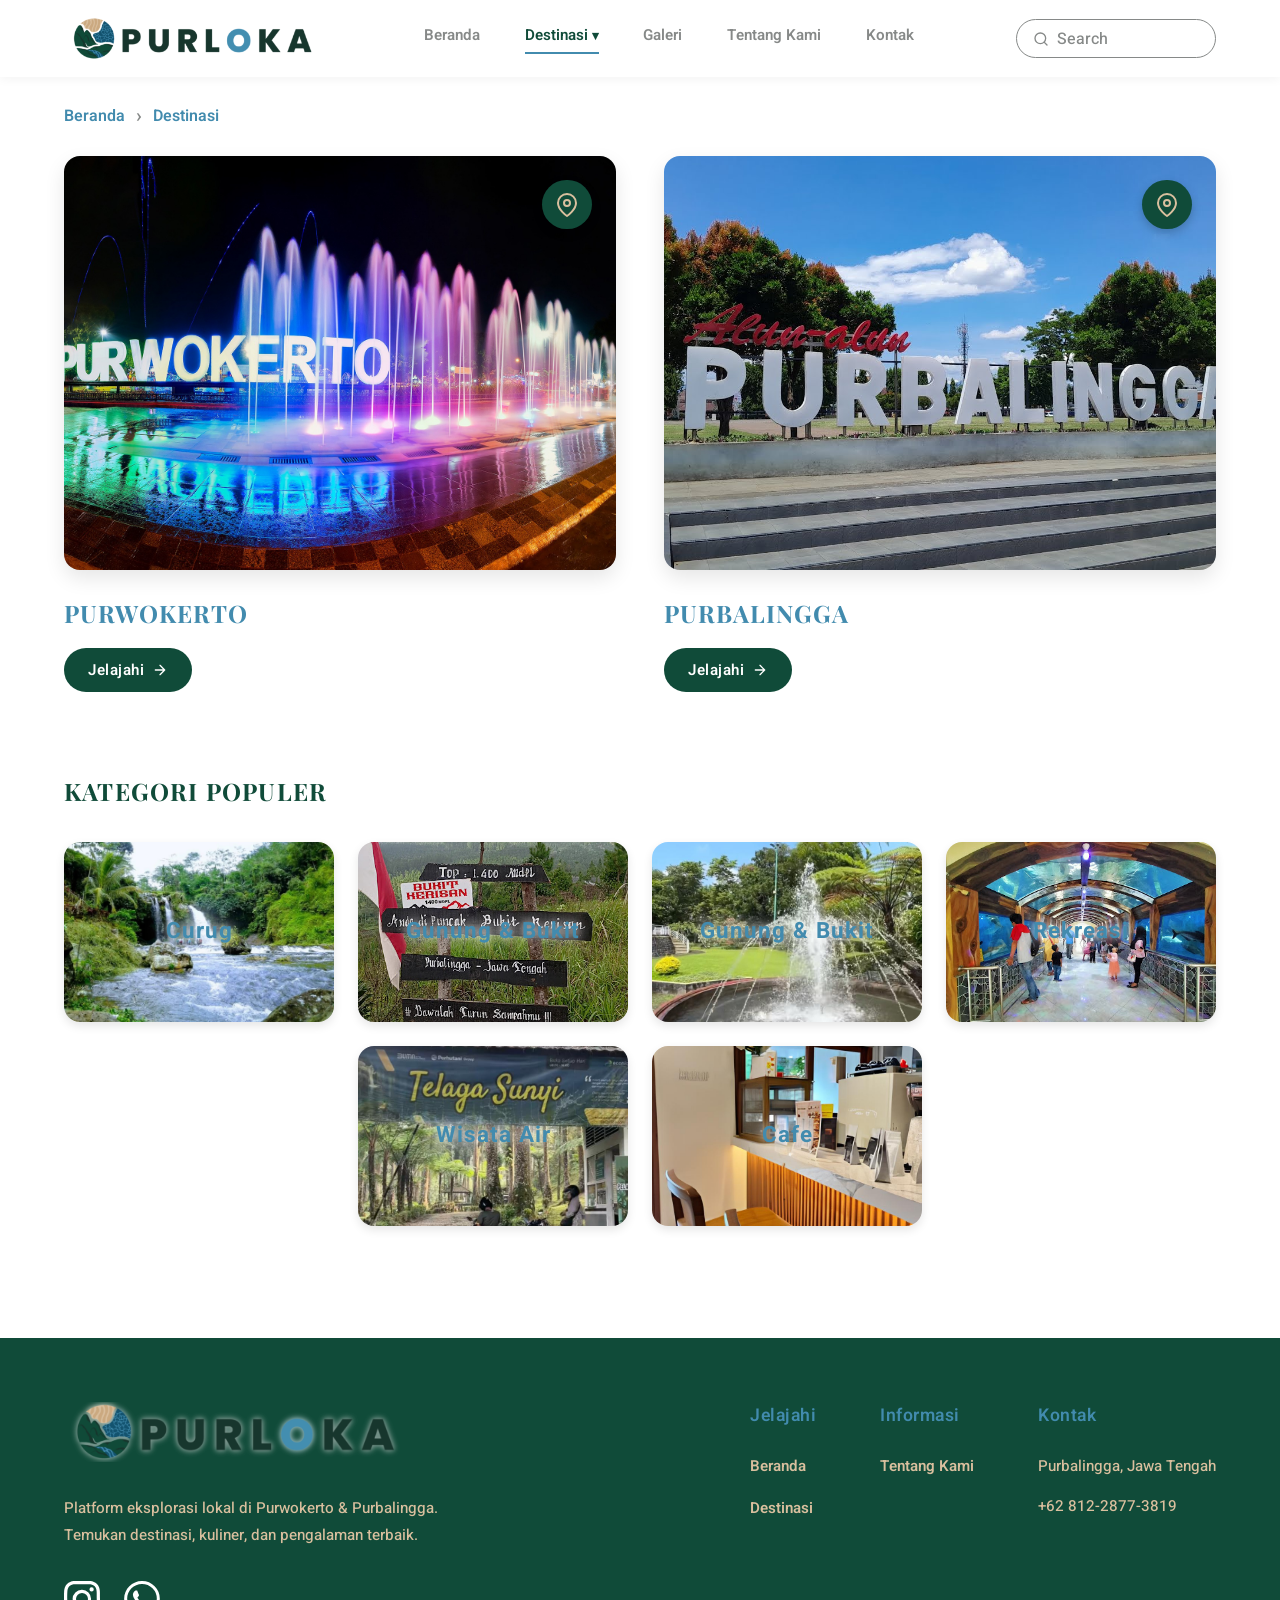
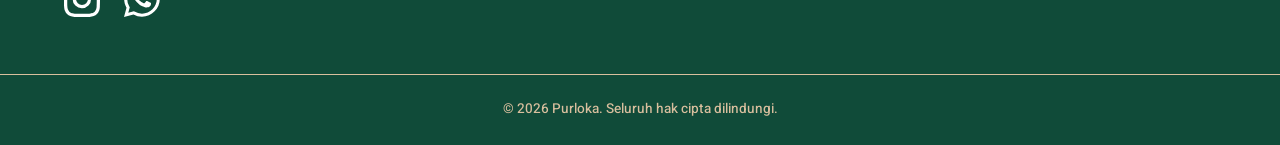
<file: destinasi.html>
<!doctype html>
<html lang="id">
  <head>
    <meta charset="UTF-8" />
    <meta name="viewport" content="width=device-width, initial-scale=1.0" />
    <title>Destinasi - PURLOKA</title>
    <link rel="stylesheet" href="style.css" />
    <link rel="stylesheet" href="destinasi-style.css" />
  </head>
  <body>
    <header class="header">
      <div class="container header-inner">
        <div class="logo">
          <img
            src="logo/logo purloka(1).png"
            alt="PURLOKA Logo"
            class="logo-img"
          />
        </div>

        <nav class="navbar">
          <ul class="nav-links">
            <li><a href="index.html">Beranda</a></li>
            <li class="nav-dropdown">
              <a href="destinasi.html" class="dropdown-trigger active">
                Destinasi <span class="dropdown-icon">&#x25BE;</span>
              </a>

              <ul class="dropdown-list">
                <li><a href="destinasi-purwokerto.html">Purwokerto</a></li>
                <li><a href="destinasi-purbalingga.html">Purbalingga</a></li>
              </ul>
            </li>
            <li><a href="galeri.html">Galeri</a></li>
            <li><a href="tentang-kami.html">Tentang Kami</a></li>
            <li><a href="kontak.html">Kontak</a></li>
          </ul>
        </nav>

        <div class="search-box">
          <svg
            class="search-icon"
            width="16"
            height="16"
            viewBox="0 0 24 24"
            fill="none"
            stroke="currentColor"
            stroke-width="2"
            stroke-linecap="round"
            stroke-linejoin="round"
          >
            <circle cx="11" cy="11" r="8"></circle>
            <line x1="21" y1="21" x2="16.65" y2="16.65"></line>
          </svg>
          <input type="text" placeholder="Search" />
        </div>

        <button class="mobile-menu-btn" aria-label="Buka menu">&#9776;</button>
      </div>
    </header>

    <main class="destinasi-page">
      <div class="container">
        <nav class="breadcrumb" aria-label="Breadcrumb">
          <a href="index.html">Beranda</a>
          <span class="separator">&rsaquo;</span>
          <span class="current">Destinasi</span>
        </nav>

        <section class="city-selection-section">
          <div class="city-grid">
            <article class="city-card">
              <div class="city-img-wrapper">
                <img
                  src="img/purwokerto.png"
                  alt="Alun-alun Purwokerto"
                  class="city-bg"
                />
                <div class="pin-icon">
                  <svg
                    width="24"
                    height="24"
                    viewBox="0 0 24 24"
                    fill="none"
                    stroke="#D9BF9E"
                    stroke-width="2"
                    stroke-linecap="round"
                    stroke-linejoin="round"
                  >
                    <path
                      d="M21 10c0 7-9 13-9 13s-9-6-9-13a9 9 0 0 1 18 0z"
                    ></path>
                    <circle cx="12" cy="10" r="3"></circle>
                  </svg>
                </div>
              </div>
              <h2 class="city-title-bottom">PURWOKERTO</h2>
              <a href="destinasi-purwokerto.html" class="btn-explore">
                Jelajahi
                <svg
                  width="16"
                  height="16"
                  viewBox="0 0 24 24"
                  fill="none"
                  stroke="currentColor"
                  stroke-width="2"
                  stroke-linecap="round"
                  stroke-linejoin="round"
                >
                  <path d="M5 12h14M12 5l7 7-7 7" />
                </svg>
              </a>
            </article>

            <article class="city-card">
              <div class="city-img-wrapper">
                <img
                  src="img/purbalingga.png"
                  alt="Alun-alun Purbalingga"
                  class="city-bg"
                />
                <div class="pin-icon">
                  <svg
                    width="24"
                    height="24"
                    viewBox="0 0 24 24"
                    fill="none"
                    stroke="#D9BF9E"
                    stroke-width="2"
                    stroke-linecap="round"
                    stroke-linejoin="round"
                  >
                    <path
                      d="M21 10c0 7-9 13-9 13s-9-6-9-13a9 9 0 0 1 18 0z"
                    ></path>
                    <circle cx="12" cy="10" r="3"></circle>
                  </svg>
                </div>
              </div>
              <h2 class="city-title-bottom">PURBALINGGA</h2>
              <a href="destinasi-purbalingga.html" class="btn-explore">
                Jelajahi
                <svg
                  width="16"
                  height="16"
                  viewBox="0 0 24 24"
                  fill="none"
                  stroke="currentColor"
                  stroke-width="2"
                  stroke-linecap="round"
                  stroke-linejoin="round"
                >
                  <path d="M5 12h14M12 5l7 7-7 7" />
                </svg>
              </a>
            </article>
          </div>
        </section>

        <section class="popular-categories-section">
          <h2 class="section-title">KATEGORI POPULER</h2>

          <div class="categories-wrapper">
            <a href="#" class="category-card">
              <img src="img/curug-kategori-pop.jpg" alt="Curug" />
              <h3 class="category-title">Curug</h3>
            </a>

            <a href="#" class="category-card">
              <img
                src="img/gunug&bukit1-ketegori-pop.jpg"
                alt="Gunung & Bukit 1"
              />
              <h3 class="category-title">Gunung & Bukit</h3>
            </a>

            <a href="#" class="category-card">
              <img
                src="img/gunug&bukit2-kategori-pop.jpg"
                alt="Gunung & Bukit 2"
              />
              <h3 class="category-title">Gunung & Bukit</h3>
            </a>

            <a href="#" class="category-card">
              <img src="img/rekreasi-kategori-pop.jpg" alt="Rekreasi" />
              <h3 class="category-title">Rekreasi</h3>
            </a>

            <a href="#" class="category-card">
              <img src="img/wisata-air-kategori-pop.jpg" alt="Wisata Air" />
              <h3 class="category-title">Wisata Air</h3>
            </a>

            <a href="#" class="category-card">
              <img src="img/kafe-kategori-pop.jpg" alt="Cafe" />
              <h3 class="category-title">Cafe</h3>
            </a>
          </div>
        </section>
      </div>
    </main>

    <footer class="footer">
      <div class="container">
        <div class="footer-top">
          <div class="footer-brand">
            <img
              src="logo/logo with shadow(1).png"
              alt="PURLOKA Logo"
              class="footer-logo"
            />
            <p class="footer-desc">
              Platform eksplorasi lokal di Purwokerto & Purbalingga.<br />
              Temukan destinasi, kuliner, dan pengalaman terbaik.
            </p>

            <div class="social-links">
              <a href="#" class="social-icon" aria-label="Instagram Purloka">
                <svg
                  xmlns="http://www.w3.org/2000/svg"
                  width="36"
                  height="36"
                  fill="currentColor"
                  class="bi bi-instagram"
                  viewBox="0 0 16 16"
                >
                  <path
                    d="M8 0C5.829 0 5.556.01 4.703.048 3.85.088 3.269.222 2.76.42a3.9 3.9 0 0 0-1.417.923A3.9 3.9 0 0 0 .42 2.76C.222 3.268.087 3.85.048 4.7.01 5.555 0 5.827 0 8.001c0 2.172.01 2.444.048 3.297.04.852.174 1.433.372 1.942.205.526.478.972.923 1.417.444.445.89.719 1.416.923.51.198 1.09.333 1.942.372C5.555 15.99 5.827 16 8 16s2.444-.01 3.298-.048c.851-.04 1.434-.174 1.943-.372a3.9 3.9 0 0 0 1.416-.923c.445-.445.718-.891.923-1.417.197-.509.332-1.09.372-1.942C15.99 10.445 16 10.173 16 8s-.01-2.445-.048-3.299c-.04-.851-.175-1.433-.372-1.941a3.9 3.9 0 0 0-.923-1.417A3.9 3.9 0 0 0 13.24.42c-.51-.198-1.092-.333-1.943-.372C10.443.01 10.172 0 7.998 0zm-.717 1.442h.718c2.136 0 2.389.007 3.232.046.78.035 1.204.166 1.486.275.373.145.64.319.92.599s.453.546.598.92c.11.281.24.705.275 1.485.039.843.047 1.096.047 3.231s-.008 2.389-.047 3.232c-.035.78-.166 1.203-.275 1.485a2.5 2.5 0 0 1-.599.919c-.28.28-.546.453-.92.598-.28.11-.704.24-1.485.276-.843.038-1.096.047-3.232.047s-2.39-.009-3.233-.047c-.78-.036-1.203-.166-1.485-.276a2.5 2.5 0 0 1-.92-.598 2.5 2.5 0 0 1-.6-.92c-.109-.281-.24-.705-.275-1.485-.038-.843-.046-1.096-.046-3.233s.008-2.388.046-3.231c.036-.78.166-1.204.276-1.486.145-.373.319-.64.599-.92s.546-.453.92-.598c.282-.11.705-.24 1.485-.276.738-.034 1.024-.044 2.515-.045zm4.988 1.328a.96.96 0 1 0 0 1.92.96.96 0 0 0 0-1.92m-4.27 1.122a4.109 4.109 0 1 0 0 8.217 4.109 4.109 0 0 0 0-8.217m0 1.441a2.667 2.667 0 1 1 0 5.334 2.667 2.667 0 0 1 0-5.334"
                  />
                </svg>
              </a>

              <a
                href="https://wa.me/6281228773819"
                class="social-icon"
                aria-label="WhatsApp Purloka"
              >
                <svg
                  xmlns="http://www.w3.org/2000/svg"
                  width="36"
                  height="36"
                  fill="currentColor"
                  class="bi bi-whatsapp"
                  viewBox="0 0 16 16"
                >
                  <path
                    d="M13.601 2.326A7.85 7.85 0 0 0 7.994 0C3.627 0 .068 3.558.064 7.926c0 1.399.366 2.76 1.057 3.965L0 16l4.204-1.102a7.9 7.9 0 0 0 3.79.965h.004c4.368 0 7.926-3.558 7.93-7.93A7.9 7.9 0 0 0 13.6 2.326zM7.994 14.521a6.6 6.6 0 0 1-3.356-.92l-.24-.144-2.494.654.666-2.433-.156-.251a6.56 6.56 0 0 1-1.007-3.505c0-3.626 2.957-6.584 6.591-6.584a6.56 6.56 0 0 1 4.66 1.931 6.56 6.56 0 0 1 1.928 4.66c-.004 3.639-2.961 6.592-6.592 6.592m3.615-4.934c-.197-.099-1.17-.578-1.353-.646-.182-.065-.315-.099-.445.099-.133.197-.513.646-.627.775-.114.133-.232.148-.43.05-.197-.1-.836-.308-1.592-.985-.59-.525-.985-1.175-1.103-1.372-.114-.198-.011-.304.088-.403.087-.088.197-.232.296-.346.1-.114.133-.198.198-.33.065-.134.034-.248-.015-.347-.05-.099-.445-1.076-.612-1.47-.16-.389-.323-.335-.445-.34-.114-.007-.247-.007-.38-.007a.73.73 0 0 0-.529.247c-.182.198-.691.677-.691 1.654s.71 1.916.81 2.049c.098.133 1.394 2.132 3.383 2.992.47.205.84.326 1.129.418.475.152.904.129 1.246.08.38-.058 1.171-.48 1.338-.943.164-.464.164-.86.114-.943-.049-.084-.182-.133-.38-.232"
                  />
                </svg>
              </a>
            </div>
          </div>

          <div class="footer-links-group">
            <div class="footer-col">
              <h4>Jelajahi</h4>
              <ul>
                <li><a href="index.html">Beranda</a></li>
                <li><a href="destinasi.html">Destinasi</a></li>
              </ul>
            </div>
            <div class="footer-col">
              <h4>Informasi</h4>
              <ul>
                <li><a href="tentang-kami.html">Tentang Kami</a></li>
              </ul>
            </div>
            <div class="footer-col">
              <h4>Kontak</h4>
              <ul>
                <li><p>Purbalingga, Jawa Tengah</p></li>
                <li><p>+62 812-2877-3819</p></li>
              </ul>
            </div>
          </div>
        </div>
      </div>

      <div class="footer-bottom">
        <div class="container">
          <p>&copy; 2026 Purloka. Seluruh hak cipta dilindungi.</p>
        </div>
      </div>
    </footer>

    <script>
      const mobileMenuBtn = document.querySelector(".mobile-menu-btn");
      const navbar = document.querySelector(".navbar");

      if (mobileMenuBtn && navbar) {
        mobileMenuBtn.addEventListener("click", function () {
          navbar.classList.toggle("active");
          if (navbar.classList.contains("active")) {
            mobileMenuBtn.innerHTML = "&times;";
            mobileMenuBtn.style.transform = "rotate(90deg)";
          } else {
            mobileMenuBtn.innerHTML = "&#9776;";
            mobileMenuBtn.style.transform = "rotate(0deg)";
          }
        });

        const navLinks = navbar.querySelectorAll("a");
        navLinks.forEach((link) => {
          link.addEventListener("click", () => {
            navbar.classList.remove("active");
            mobileMenuBtn.innerHTML = "&#9776;";
            mobileMenuBtn.style.transform = "rotate(0deg)";
          });
        });
      }
    </script>
  </body>
</html>
</file>
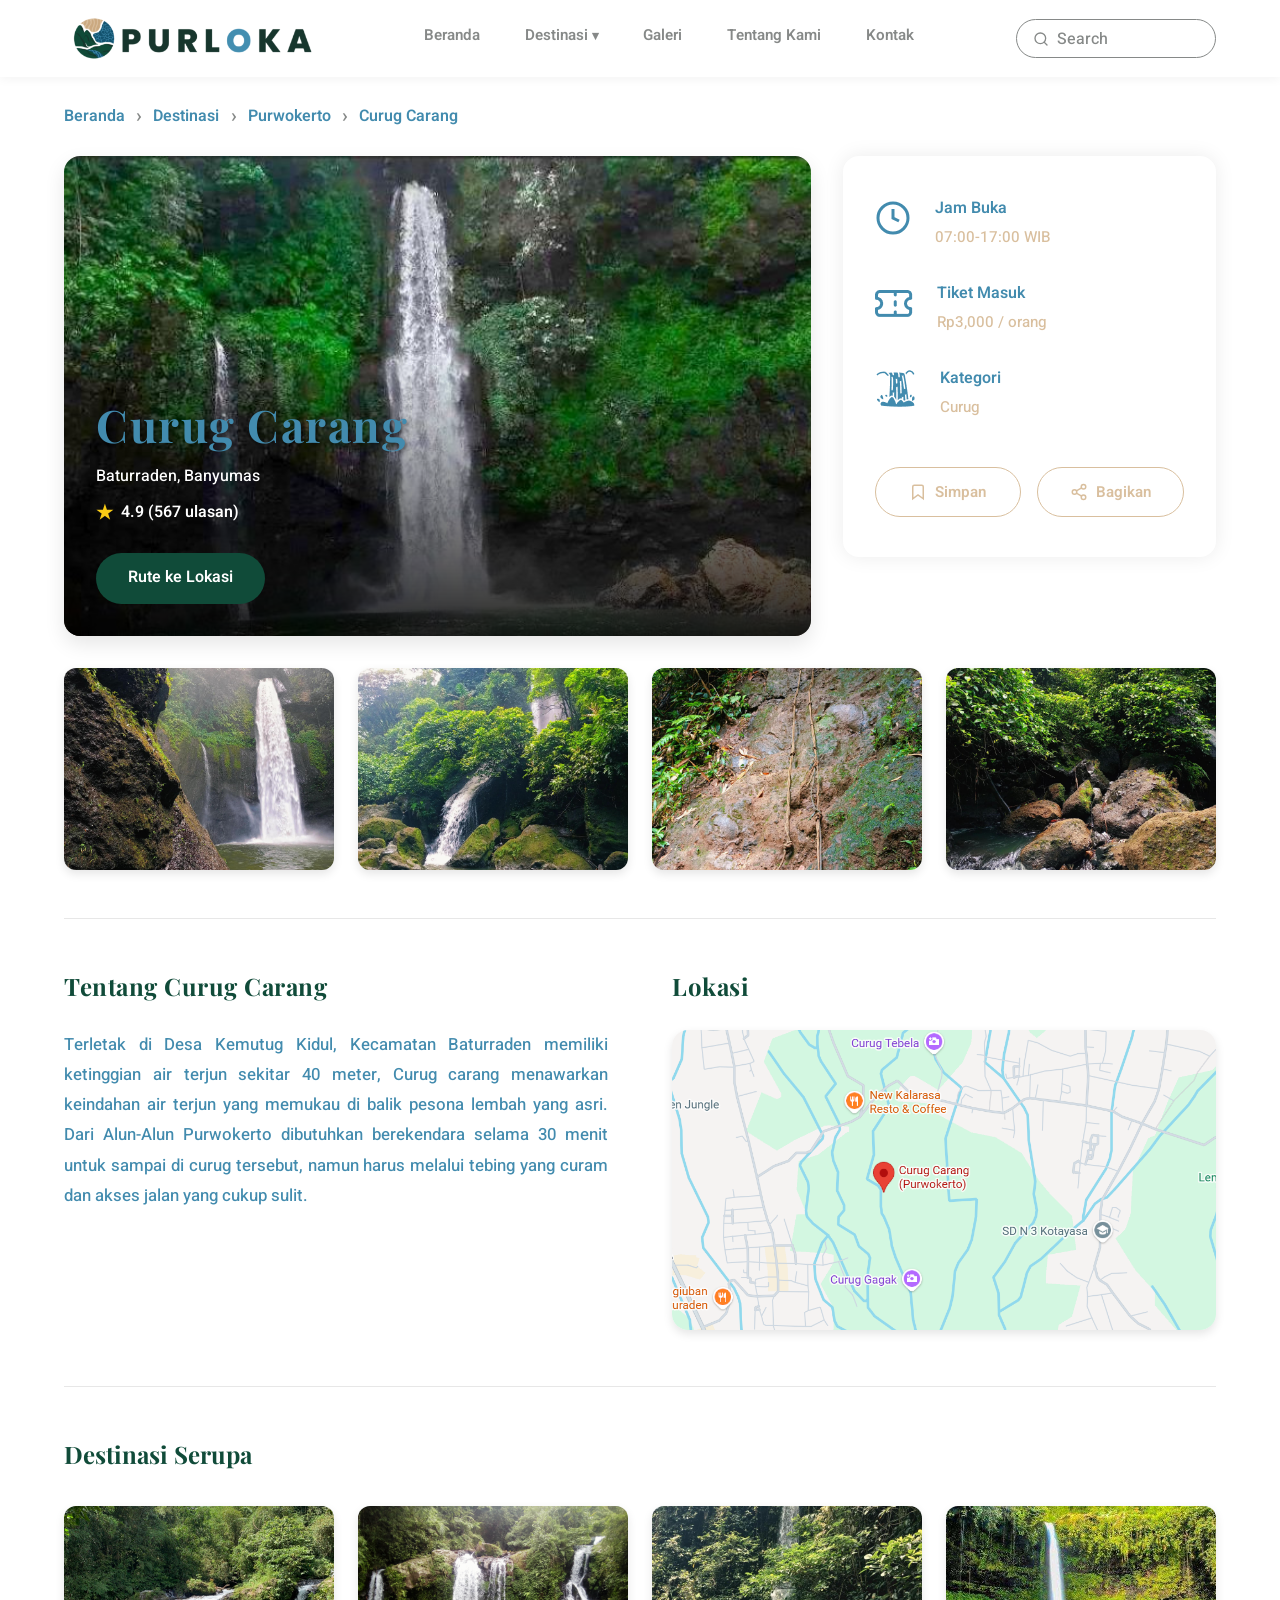
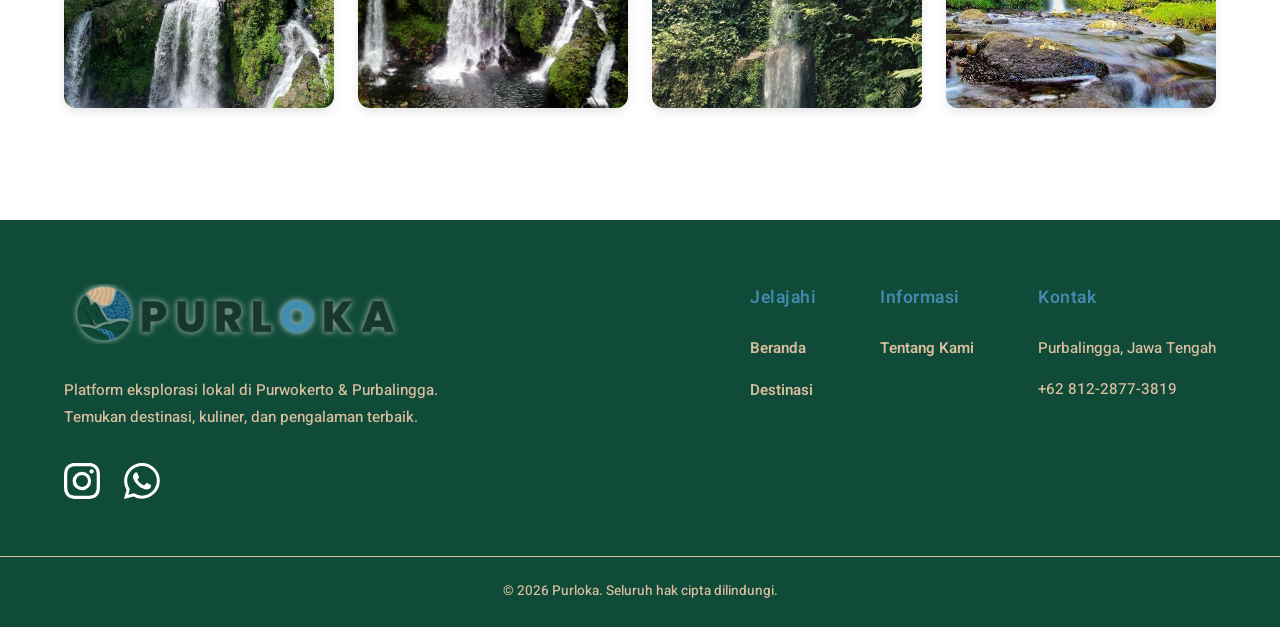
<file: detail-wisata.html>
<!doctype html>
<html lang="id">
  <head>
    <meta charset="UTF-8" />
    <meta name="viewport" content="width=device-width, initial-scale=1.0" />
    <title>Curug Carang - PURLOKA</title>
    <link rel="stylesheet" href="style.css" />
    <link rel="stylesheet" href="detail-wisata-style.css" />
  </head>
  <body>
    <header class="header">
      <div class="container header-inner">
        <div class="logo">
          <img
            src="logo/logo purloka(1).png"
            alt="PURLOKA Logo"
            class="logo-img"
          />
        </div>

        <nav class="navbar">
          <ul class="nav-links">
            <li><a href="index.html">Beranda</a></li>
            <li class="nav-dropdown">
              <a href="destinasi.html" class="dropdown-trigger">
                Destinasi <span class="dropdown-icon">&#x25BE;</span>
              </a>

              <ul class="dropdown-list">
                <li><a href="destinasi-purwokerto.html">Purwokerto</a></li>
                <li><a href="destinasi-purbalingga.html">Purbalingga</a></li>
              </ul>
            </li>
            <li><a href="galeri.html">Galeri</a></li>
            <li><a href="tentang-kami.html">Tentang Kami</a></li>
            <li><a href="kontak.html">Kontak</a></li>
          </ul>
        </nav>

        <div class="search-box">
          <svg
            class="search-icon"
            width="16"
            height="16"
            viewBox="0 0 24 24"
            fill="none"
            stroke="currentColor"
            stroke-width="2"
            stroke-linecap="round"
            stroke-linejoin="round"
          >
            <circle cx="11" cy="11" r="8"></circle>
            <line x1="21" y1="21" x2="16.65" y2="16.65"></line>
          </svg>
          <input type="text" placeholder="Search" />
        </div>

        <button class="mobile-menu-btn" aria-label="Buka menu">&#9776;</button>
      </div>
    </header>

    <main class="detail-page">
      <div class="container">
        <nav class="breadcrumb" aria-label="Breadcrumb">
          <a href="index.html">Beranda</a>
          <span class="separator">&rsaquo;</span>
          <a href="destinasi.html">Destinasi</a>
          <span class="separator">&rsaquo;</span>
          <a href="destinasi-purwokerto.html">Purwokerto</a>
          <span class="separator">&rsaquo;</span>
          <span class="current">Curug Carang</span>
        </nav>

        <section class="detail-header-grid">
          <div class="hero-image-box">
            <img
              src="img/curug-carang.jpg"
              alt="Pemandangan Curug Carang"
              class="hero-bg"
            />
            <div class="hero-overlay"></div>

            <div class="hero-content">
              <h1 class="hero-title">Curug Carang</h1>
              <p class="hero-location">Baturraden, Banyumas</p>

              <div class="hero-rating">
                <span class="star-icon">★</span>
                <span>4.9 (567 ulasan)</span>
              </div>

              <a href="#" class="btn-rute">Rute ke Lokasi</a>
            </div>
          </div>

          <aside class="info-box">
            <div class="info-list">
              <div class="info-item">
                <div class="info-icon">
                  <svg
                    width="36"
                    height="36"
                    viewBox="0 0 24 24"
                    fill="none"
                    stroke="currentColor"
                    stroke-width="2"
                  >
                    <circle cx="12" cy="12" r="10"></circle>
                    <polyline points="12 6 12 12 16 14"></polyline>
                  </svg>
                </div>
                <div class="info-text">
                  <h3>Jam Buka</h3>
                  <p>07:00-17:00 WIB</p>
                </div>
              </div>

              <div class="info-item">
                <div class="info-icon">
                  <img src="img/tiket.png" alt="Tiket" class="img-tiket" />
                </div>
                <div class="info-text">
                  <h3>Tiket Masuk</h3>
                  <p>Rp3,000 / orang</p>
                </div>
              </div>

              <div class="info-item">
                <div class="info-icon">
                  <img
                    src="img/kategori-curug.png"
                    alt="Kategori"
                    class="img-kategori"
                  />
                </div>
                <div class="info-text">
                  <h3>Kategori</h3>
                  <p>Curug</p>
                </div>
              </div>
            </div>

            <div class="action-buttons">
              <button class="btn-action">
                <svg
                  width="18"
                  height="18"
                  viewBox="0 0 24 24"
                  fill="none"
                  stroke="currentColor"
                  stroke-width="2"
                >
                  <path
                    d="M19 21l-7-5-7 5V5a2 2 0 0 1 2-2h10a2 2 0 0 1 2 2z"
                  ></path>
                </svg>
                Simpan
              </button>
              <button class="btn-action">
                <svg
                  width="18"
                  height="18"
                  viewBox="0 0 24 24"
                  fill="none"
                  stroke="currentColor"
                  stroke-width="2"
                >
                  <circle cx="18" cy="5" r="3"></circle>
                  <circle cx="6" cy="12" r="3"></circle>
                  <circle cx="18" cy="19" r="3"></circle>
                  <line x1="8.59" y1="13.51" x2="15.42" y2="17.49"></line>
                  <line x1="15.41" y1="6.51" x2="8.59" y2="10.49"></line>
                </svg>
                Bagikan
              </button>
            </div>
          </aside>
        </section>

        <section class="detail-gallery">
          <img src="img/curug-carang2.jpg" alt="Galeri 1" class="gallery-img" />
          <img src="img/curug-carang3.jpg" alt="Galeri 2" class="gallery-img" />
          <img src="img/curug-carang4.jpg" alt="Galeri 3" class="gallery-img" />
          <img src="img/curug-carang5.jpg" alt="Galeri 4" class="gallery-img" />
        </section>

        <hr class="section-divider" />

        <section class="content-split">
          <article class="deskripsi-wisata">
            <h2 class="section-heading">Tentang Curug Carang</h2>
            <p class="deskripsi-teks">
              Terletak di Desa Kemutug Kidul, Kecamatan Baturraden memiliki
              ketinggian air terjun sekitar 40 meter, Curug carang menawarkan
              keindahan air terjun yang memukau di balik pesona lembah yang
              asri. Dari Alun-Alun Purwokerto dibutuhkan berekendara selama 30
              menit untuk sampai di curug tersebut, namun harus melalui tebing
              yang curam dan akses jalan yang cukup sulit.
            </p>
          </article>

          <aside class="lokasi-wisata">
            <h2 class="section-heading">Lokasi</h2>
            <img
              src="img/peta-curug-carang.png"
              alt="Peta Lokasi"
              class="map-preview"
            />
          </aside>
        </section>

        <hr class="section-divider" />

        <section class="similar-destinations">
          <h2 class="section-heading-center">Destinasi Serupa</h2>
          <div class="similar-grid">
            <img
              src="img/detinasi-serupa1.jpg"
              alt="Destinasi Serupa 1"
              class="similar-img"
            />
            <img
              src="img/curug-jenggala.jpg"
              alt="Destinasi Serupa 2"
              class="similar-img"
            />
            <img
              src="img/destinasi-serupa2.jpg"
              alt="Destinasi Serupa 3"
              class="similar-img"
            />
            <img
              src="img/curug-ceheng.jpg"
              alt="Destinasi Serupa 4"
              class="similar-img"
            />
          </div>
        </section>
      </div>
    </main>

    <footer class="footer">
      <div class="container">
        <div class="footer-top">
          <div class="footer-brand">
            <img
              src="logo/logo with shadow(1).png"
              alt="PURLOKA Logo"
              class="footer-logo"
            />
            <p class="footer-desc">
              Platform eksplorasi lokal di Purwokerto & Purbalingga.<br />
              Temukan destinasi, kuliner, dan pengalaman terbaik.
            </p>

            <div class="social-links">
              <a href="#" class="social-icon" aria-label="Instagram Purloka">
                <svg
                  xmlns="http://www.w3.org/2000/svg"
                  width="36"
                  height="36"
                  fill="currentColor"
                  class="bi bi-instagram"
                  viewBox="0 0 16 16"
                >
                  <path
                    d="M8 0C5.829 0 5.556.01 4.703.048 3.85.088 3.269.222 2.76.42a3.9 3.9 0 0 0-1.417.923A3.9 3.9 0 0 0 .42 2.76C.222 3.268.087 3.85.048 4.7.01 5.555 0 5.827 0 8.001c0 2.172.01 2.444.048 3.297.04.852.174 1.433.372 1.942.205.526.478.972.923 1.417.444.445.89.719 1.416.923.51.198 1.09.333 1.942.372C5.555 15.99 5.827 16 8 16s2.444-.01 3.298-.048c.851-.04 1.434-.174 1.943-.372a3.9 3.9 0 0 0 1.416-.923c.445-.445.718-.891.923-1.417.197-.509.332-1.09.372-1.942C15.99 10.445 16 10.173 16 8s-.01-2.445-.048-3.299c-.04-.851-.175-1.433-.372-1.941a3.9 3.9 0 0 0-.923-1.417A3.9 3.9 0 0 0 13.24.42c-.51-.198-1.092-.333-1.943-.372C10.443.01 10.172 0 7.998 0zm-.717 1.442h.718c2.136 0 2.389.007 3.232.046.78.035 1.204.166 1.486.275.373.145.64.319.92.599s.453.546.598.92c.11.281.24.705.275 1.485.039.843.047 1.096.047 3.231s-.008 2.389-.047 3.232c-.035.78-.166 1.203-.275 1.485a2.5 2.5 0 0 1-.599.919c-.28.28-.546.453-.92.598-.28.11-.704.24-1.485.276-.843.038-1.096.047-3.232.047s-2.39-.009-3.233-.047c-.78-.036-1.203-.166-1.485-.276a2.5 2.5 0 0 1-.92-.598 2.5 2.5 0 0 1-.6-.92c-.109-.281-.24-.705-.275-1.485-.038-.843-.046-1.096-.046-3.233s.008-2.388.046-3.231c.036-.78.166-1.204.276-1.486.145-.373.319-.64.599-.92s.546-.453.92-.598c.282-.11.705-.24 1.485-.276.738-.034 1.024-.044 2.515-.045zm4.988 1.328a.96.96 0 1 0 0 1.92.96.96 0 0 0 0-1.92m-4.27 1.122a4.109 4.109 0 1 0 0 8.217 4.109 4.109 0 0 0 0-8.217m0 1.441a2.667 2.667 0 1 1 0 5.334 2.667 2.667 0 0 1 0-5.334"
                  />
                </svg>
              </a>

              <a
                href="https://wa.me/6281228773819"
                class="social-icon"
                aria-label="WhatsApp Purloka"
              >
                <svg
                  xmlns="http://www.w3.org/2000/svg"
                  width="36"
                  height="36"
                  fill="currentColor"
                  class="bi bi-whatsapp"
                  viewBox="0 0 16 16"
                >
                  <path
                    d="M13.601 2.326A7.85 7.85 0 0 0 7.994 0C3.627 0 .068 3.558.064 7.926c0 1.399.366 2.76 1.057 3.965L0 16l4.204-1.102a7.9 7.9 0 0 0 3.79.965h.004c4.368 0 7.926-3.558 7.93-7.93A7.9 7.9 0 0 0 13.6 2.326zM7.994 14.521a6.6 6.6 0 0 1-3.356-.92l-.24-.144-2.494.654.666-2.433-.156-.251a6.56 6.56 0 0 1-1.007-3.505c0-3.626 2.957-6.584 6.591-6.584a6.56 6.56 0 0 1 4.66 1.931 6.56 6.56 0 0 1 1.928 4.66c-.004 3.639-2.961 6.592-6.592 6.592m3.615-4.934c-.197-.099-1.17-.578-1.353-.646-.182-.065-.315-.099-.445.099-.133.197-.513.646-.627.775-.114.133-.232.148-.43.05-.197-.1-.836-.308-1.592-.985-.59-.525-.985-1.175-1.103-1.372-.114-.198-.011-.304.088-.403.087-.088.197-.232.296-.346.1-.114.133-.198.198-.33.065-.134.034-.248-.015-.347-.05-.099-.445-1.076-.612-1.47-.16-.389-.323-.335-.445-.34-.114-.007-.247-.007-.38-.007a.73.73 0 0 0-.529.247c-.182.198-.691.677-.691 1.654s.71 1.916.81 2.049c.098.133 1.394 2.132 3.383 2.992.47.205.84.326 1.129.418.475.152.904.129 1.246.08.38-.058 1.171-.48 1.338-.943.164-.464.164-.86.114-.943-.049-.084-.182-.133-.38-.232"
                  />
                </svg>
              </a>
            </div>
          </div>

          <div class="footer-links-group">
            <div class="footer-col">
              <h4>Jelajahi</h4>
              <ul>
                <li><a href="index.html">Beranda</a></li>
                <li><a href="destinasi.html">Destinasi</a></li>
              </ul>
            </div>
            <div class="footer-col">
              <h4>Informasi</h4>
              <ul>
                <li><a href="tentang-kami.html">Tentang Kami</a></li>
              </ul>
            </div>
            <div class="footer-col">
              <h4>Kontak</h4>
              <ul>
                <li><p>Purbalingga, Jawa Tengah</p></li>
                <li><p>+62 812-2877-3819</p></li>
              </ul>
            </div>
          </div>
        </div>
      </div>

      <div class="footer-bottom">
        <div class="container">
          <p>&copy; 2026 Purloka. Seluruh hak cipta dilindungi.</p>
        </div>
      </div>
    </footer>

    <script>
      const mobileMenuBtn = document.querySelector(".mobile-menu-btn");
      const navbar = document.querySelector(".navbar");

      if (mobileMenuBtn && navbar) {
        mobileMenuBtn.addEventListener("click", function () {
          navbar.classList.toggle("active");
          if (navbar.classList.contains("active")) {
            mobileMenuBtn.innerHTML = "&times;";
            mobileMenuBtn.style.transform = "rotate(90deg)";
          } else {
            mobileMenuBtn.innerHTML = "&#9776;";
            mobileMenuBtn.style.transform = "rotate(0deg)";
          }
        });

        const navLinks = navbar.querySelectorAll("a");
        navLinks.forEach((link) => {
          link.addEventListener("click", () => {
            navbar.classList.remove("active");
            mobileMenuBtn.innerHTML = "&#9776;";
            mobileMenuBtn.style.transform = "rotate(0deg)";
          });
        });
      }
    </script>
  </body>
</html>
</file>
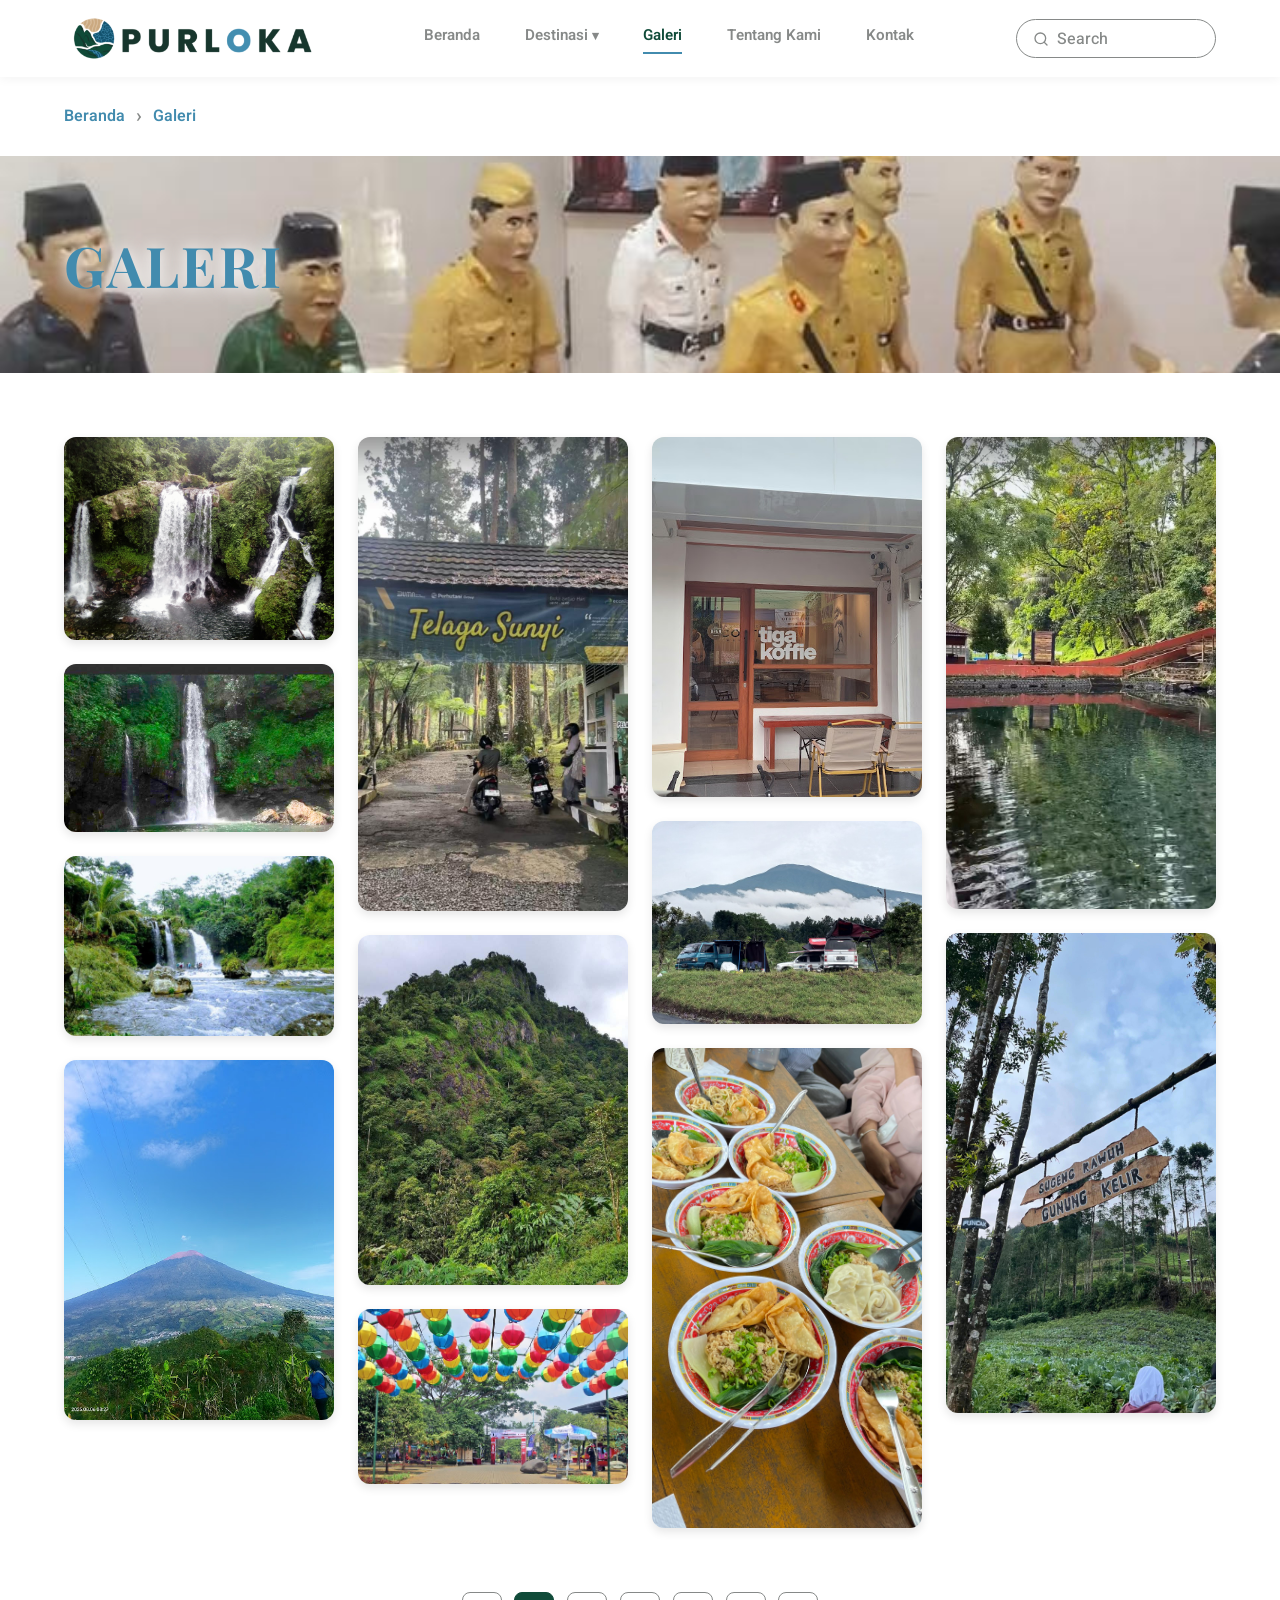
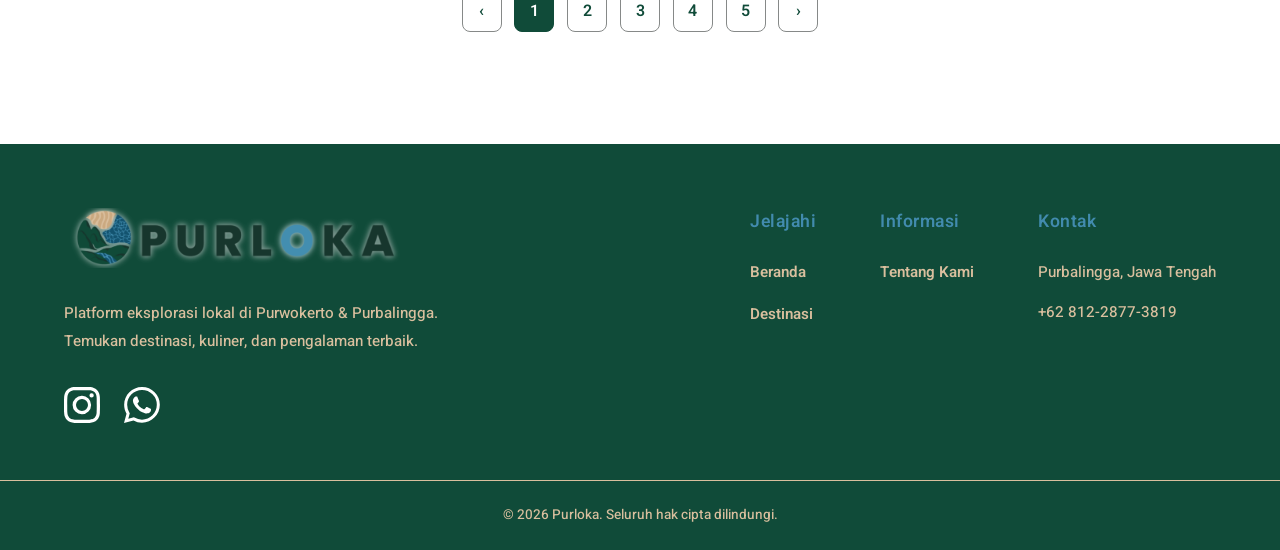
<file: galeri.html>
<!doctype html>
<html lang="id">
  <head>
    <meta charset="UTF-8" />
    <meta name="viewport" content="width=device-width, initial-scale=1.0" />
    <title>Galeri - PURLOKA</title>
    <link rel="stylesheet" href="style.css" />
    <link rel="stylesheet" href="galeri-style.css" />
  </head>
  <body>
    <header class="header">
      <div class="container header-inner">
        <div class="logo">
          <img
            src="logo/logo purloka(1).png"
            alt="PURLOKA Logo"
            class="logo-img"
          />
        </div>

        <nav class="navbar">
          <ul class="nav-links">
            <li><a href="index.html">Beranda</a></li>
            <li class="nav-dropdown">
              <a href="destinasi.html" class="dropdown-trigger">
                Destinasi <span class="dropdown-icon">&#x25BE;</span>
              </a>

              <ul class="dropdown-list">
                <li><a href="destinasi-purwokerto.html">Purwokerto</a></li>
                <li><a href="destinasi-purbalingga.html">Purbalingga</a></li>
              </ul>
            </li>
            <li><a href="galeri.html" class="active">Galeri</a></li>
            <li><a href="tentang-kami.html">Tentang Kami</a></li>
            <li><a href="kontak.html">Kontak</a></li>
          </ul>
        </nav>

        <div class="search-box">
          <svg
            class="search-icon"
            width="16"
            height="16"
            viewBox="0 0 24 24"
            fill="none"
            stroke="currentColor"
            stroke-width="2"
            stroke-linecap="round"
            stroke-linejoin="round"
          >
            <circle cx="11" cy="11" r="8"></circle>
            <line x1="21" y1="21" x2="16.65" y2="16.65"></line>
          </svg>
          <input type="text" placeholder="Search" />
        </div>

        <button class="mobile-menu-btn" aria-label="Buka menu">&#9776;</button>
      </div>
    </header>

    <main class="gallery-page">
      <div class="container">
        <nav class="breadcrumb" aria-label="Breadcrumb">
          <a href="index.html">Beranda</a>
          <span class="separator">&rsaquo;</span>
          <span class="current">Galeri</span>
        </nav>
      </div>

      <section class="gallery-banner">
        <div class="container">
          <h1 class="page-title-serif">GALERI</h1>
        </div>
      </section>

      <div class="container">
        <section class="masonry-gallery">
          <div class="gallery-item">
            <img src="img/galeri-1.jpg" alt="Galeri Purloka 1" />
          </div>
          <div class="gallery-item">
            <img src="img/galeri-2.jpg" alt="Galeri Purloka 2" />
          </div>
          <div class="gallery-item">
            <img src="img/galeri-3.jpg" alt="Galeri Purloka 3" />
          </div>
          <div class="gallery-item">
            <img src="img/galeri-4.jpg" alt="Galeri Purloka 4" />
          </div>
          <div class="gallery-item">
            <img src="img/galeri-5.jpg" alt="Galeri Purloka 5" />
          </div>
          <div class="gallery-item">
            <img src="img/galeri-6.jpg" alt="Galeri Purloka 6" />
          </div>
          <div class="gallery-item">
            <img src="img/galeri-7.png" alt="Galeri Purloka 7" />
          </div>
          <div class="gallery-item">
            <img src="img/galeri-8.jpg" alt="Galeri Purloka 8" />
          </div>
          <div class="gallery-item">
            <img src="img/galeri-9.jpg" alt="Galeri Purloka 9" />
          </div>
          <div class="gallery-item">
            <img src="img/galeri-10.jpg" alt="Galeri Purloka 10" />
          </div>
          <div class="gallery-item">
            <img src="img/galeri-11.jpg" alt="Galeri Purloka 11" />
          </div>
          <div class="gallery-item">
            <img src="img/galeri-12.jpg" alt="Galeri Purloka 12" />
          </div>
        </section>

        <nav class="pagination" aria-label="Navigasi Halaman">
          <a href="#" class="page-link" aria-label="Sebelumnya">&lsaquo;</a>
          <a href="#" class="page-link active">1</a>
          <a href="#" class="page-link">2</a>
          <a href="#" class="page-link">3</a>
          <a href="#" class="page-link">4</a>
          <a href="#" class="page-link">5</a>
          <a href="#" class="page-link" aria-label="Selanjutnya">&rsaquo;</a>
        </nav>
      </div>
    </main>

    <footer class="footer">
      <div class="container">
        <div class="footer-top">
          <div class="footer-brand">
            <img
              src="logo/logo with shadow(1).png"
              alt="PURLOKA Logo"
              class="footer-logo"
            />
            <p class="footer-desc">
              Platform eksplorasi lokal di Purwokerto & Purbalingga.<br />
              Temukan destinasi, kuliner, dan pengalaman terbaik.
            </p>

            <div class="social-links">
              <a href="#" class="social-icon" aria-label="Instagram Purloka">
                <svg
                  xmlns="http://www.w3.org/2000/svg"
                  width="36"
                  height="36"
                  fill="currentColor"
                  class="bi bi-instagram"
                  viewBox="0 0 16 16"
                >
                  <path
                    d="M8 0C5.829 0 5.556.01 4.703.048 3.85.088 3.269.222 2.76.42a3.9 3.9 0 0 0-1.417.923A3.9 3.9 0 0 0 .42 2.76C.222 3.268.087 3.85.048 4.7.01 5.555 0 5.827 0 8.001c0 2.172.01 2.444.048 3.297.04.852.174 1.433.372 1.942.205.526.478.972.923 1.417.444.445.89.719 1.416.923.51.198 1.09.333 1.942.372C5.555 15.99 5.827 16 8 16s2.444-.01 3.298-.048c.851-.04 1.434-.174 1.943-.372a3.9 3.9 0 0 0 1.416-.923c.445-.445.718-.891.923-1.417.197-.509.332-1.09.372-1.942C15.99 10.445 16 10.173 16 8s-.01-2.445-.048-3.299c-.04-.851-.175-1.433-.372-1.941a3.9 3.9 0 0 0-.923-1.417A3.9 3.9 0 0 0 13.24.42c-.51-.198-1.092-.333-1.943-.372C10.443.01 10.172 0 7.998 0zm-.717 1.442h.718c2.136 0 2.389.007 3.232.046.78.035 1.204.166 1.486.275.373.145.64.319.92.599s.453.546.598.92c.11.281.24.705.275 1.485.039.843.047 1.096.047 3.231s-.008 2.389-.047 3.232c-.035.78-.166 1.203-.275 1.485a2.5 2.5 0 0 1-.599.919c-.28.28-.546.453-.92.598-.28.11-.704.24-1.485.276-.843.038-1.096.047-3.232.047s-2.39-.009-3.233-.047c-.78-.036-1.203-.166-1.485-.276a2.5 2.5 0 0 1-.92-.598 2.5 2.5 0 0 1-.6-.92c-.109-.281-.24-.705-.275-1.485-.038-.843-.046-1.096-.046-3.233s.008-2.388.046-3.231c.036-.78.166-1.204.276-1.486.145-.373.319-.64.599-.92s.546-.453.92-.598c.282-.11.705-.24 1.485-.276.738-.034 1.024-.044 2.515-.045zm4.988 1.328a.96.96 0 1 0 0 1.92.96.96 0 0 0 0-1.92m-4.27 1.122a4.109 4.109 0 1 0 0 8.217 4.109 4.109 0 0 0 0-8.217m0 1.441a2.667 2.667 0 1 1 0 5.334 2.667 2.667 0 0 1 0-5.334"
                  />
                </svg>
              </a>

              <a
                href="https://wa.me/6281228773819"
                class="social-icon"
                aria-label="WhatsApp Purloka"
              >
                <svg
                  xmlns="http://www.w3.org/2000/svg"
                  width="36"
                  height="36"
                  fill="currentColor"
                  class="bi bi-whatsapp"
                  viewBox="0 0 16 16"
                >
                  <path
                    d="M13.601 2.326A7.85 7.85 0 0 0 7.994 0C3.627 0 .068 3.558.064 7.926c0 1.399.366 2.76 1.057 3.965L0 16l4.204-1.102a7.9 7.9 0 0 0 3.79.965h.004c4.368 0 7.926-3.558 7.93-7.93A7.9 7.9 0 0 0 13.6 2.326zM7.994 14.521a6.6 6.6 0 0 1-3.356-.92l-.24-.144-2.494.654.666-2.433-.156-.251a6.56 6.56 0 0 1-1.007-3.505c0-3.626 2.957-6.584 6.591-6.584a6.56 6.56 0 0 1 4.66 1.931 6.56 6.56 0 0 1 1.928 4.66c-.004 3.639-2.961 6.592-6.592 6.592m3.615-4.934c-.197-.099-1.17-.578-1.353-.646-.182-.065-.315-.099-.445.099-.133.197-.513.646-.627.775-.114.133-.232.148-.43.05-.197-.1-.836-.308-1.592-.985-.59-.525-.985-1.175-1.103-1.372-.114-.198-.011-.304.088-.403.087-.088.197-.232.296-.346.1-.114.133-.198.198-.33.065-.134.034-.248-.015-.347-.05-.099-.445-1.076-.612-1.47-.16-.389-.323-.335-.445-.34-.114-.007-.247-.007-.38-.007a.73.73 0 0 0-.529.247c-.182.198-.691.677-.691 1.654s.71 1.916.81 2.049c.098.133 1.394 2.132 3.383 2.992.47.205.84.326 1.129.418.475.152.904.129 1.246.08.38-.058 1.171-.48 1.338-.943.164-.464.164-.86.114-.943-.049-.084-.182-.133-.38-.232"
                  />
                </svg>
              </a>
            </div>
          </div>

          <div class="footer-links-group">
            <div class="footer-col">
              <h4>Jelajahi</h4>
              <ul>
                <li><a href="index.html">Beranda</a></li>
                <li><a href="destinasi.html">Destinasi</a></li>
              </ul>
            </div>
            <div class="footer-col">
              <h4>Informasi</h4>
              <ul>
                <li><a href="tentang-kami.html">Tentang Kami</a></li>
              </ul>
            </div>
            <div class="footer-col">
              <h4>Kontak</h4>
              <ul>
                <li><p>Purbalingga, Jawa Tengah</p></li>
                <li><p>+62 812-2877-3819</p></li>
              </ul>
            </div>
          </div>
        </div>
      </div>

      <div class="footer-bottom">
        <div class="container">
          <p>&copy; 2026 Purloka. Seluruh hak cipta dilindungi.</p>
        </div>
      </div>
    </footer>

    <script>
      const mobileMenuBtn = document.querySelector(".mobile-menu-btn");
      const navbar = document.querySelector(".navbar");

      if (mobileMenuBtn && navbar) {
        mobileMenuBtn.addEventListener("click", function () {
          navbar.classList.toggle("active");
          if (navbar.classList.contains("active")) {
            mobileMenuBtn.innerHTML = "&times;";
            mobileMenuBtn.style.transform = "rotate(90deg)";
          } else {
            mobileMenuBtn.innerHTML = "&#9776;";
            mobileMenuBtn.style.transform = "rotate(0deg)";
          }
        });

        const navLinks = navbar.querySelectorAll("a");
        navLinks.forEach((link) => {
          link.addEventListener("click", () => {
            navbar.classList.remove("active");
            mobileMenuBtn.innerHTML = "&#9776;";
            mobileMenuBtn.style.transform = "rotate(0deg)";
          });
        });
      }
    </script>
  </body>
</html>
</file>
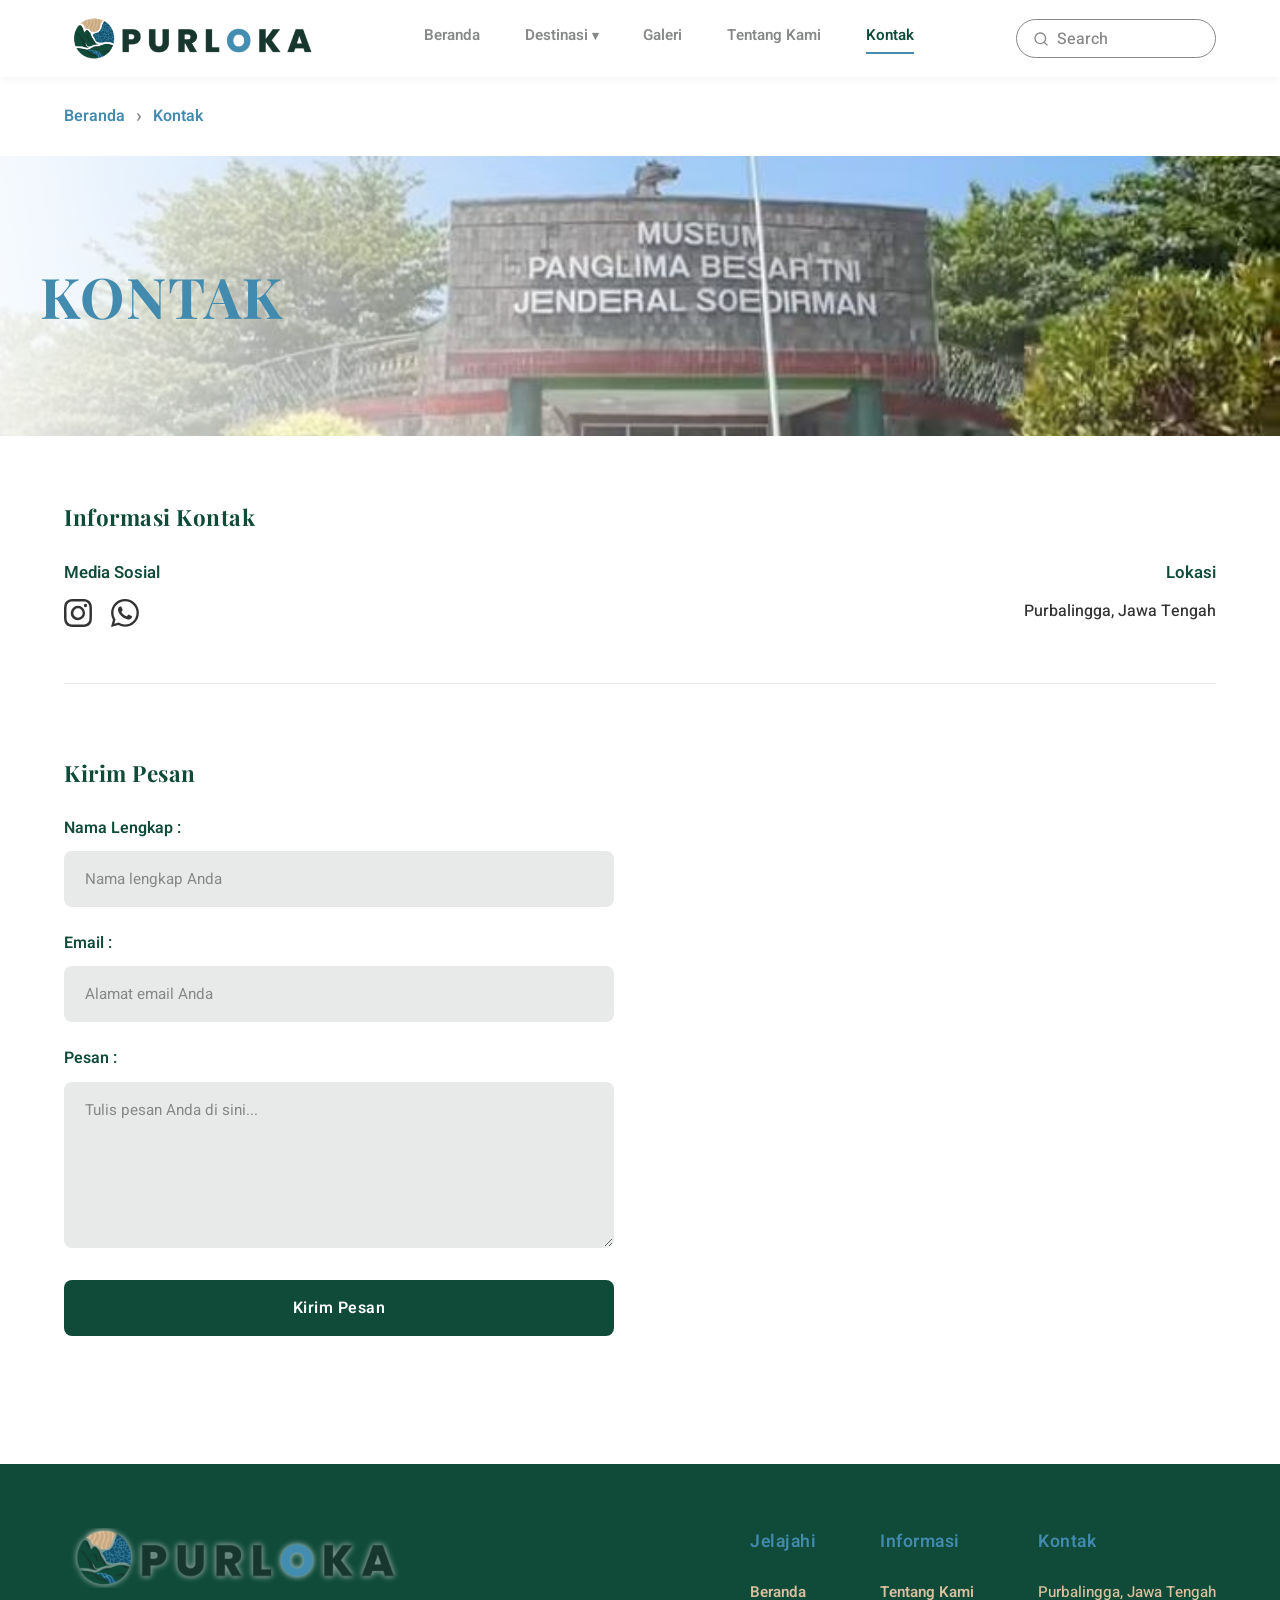
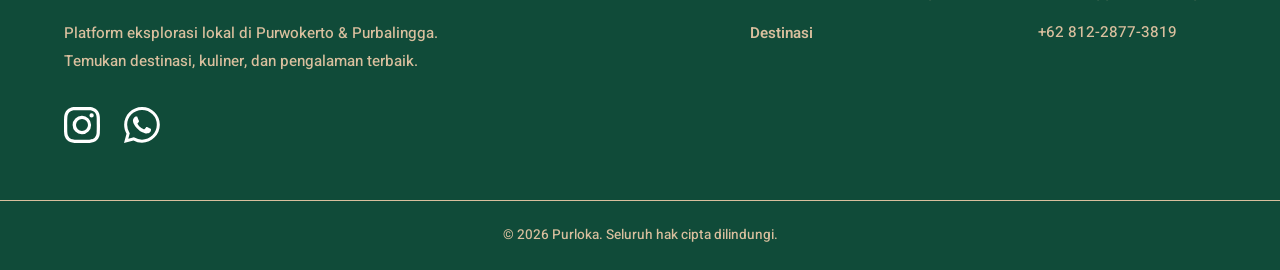
<file: kontak.html>
<!doctype html>
<html lang="id">
  <head>
    <meta charset="UTF-8" />
    <meta name="viewport" content="width=device-width, initial-scale=1.0" />
    <title>Kontak - PURLOKA</title>
    <link rel="stylesheet" href="style.css" />
    <link rel="stylesheet" href="kontak-style.css" />
  </head>
  <body>
    <header class="header">
      <div class="container header-inner">
        <div class="logo">
          <img
            src="logo/logo purloka(1).png"
            alt="PURLOKA Logo"
            class="logo-img"
          />
        </div>

        <nav class="navbar">
          <ul class="nav-links">
            <li><a href="index.html">Beranda</a></li>
            <li class="nav-dropdown">
              <a href="destinasi.html" class="dropdown-trigger">
                Destinasi <span class="dropdown-icon">&#x25BE;</span>
              </a>

              <ul class="dropdown-list">
                <li><a href="destinasi-purwokerto.html">Purwokerto</a></li>
                <li><a href="destinasi-purbalingga.html">Purbalingga</a></li>
              </ul>
            </li>
            <li><a href="galeri.html">Galeri</a></li>
            <li><a href="tentang-kami.html">Tentang Kami</a></li>
            <li><a href="kontak.html" class="active">Kontak</a></li>
          </ul>
        </nav>

        <div class="search-box">
          <svg
            class="search-icon"
            width="16"
            height="16"
            viewBox="0 0 24 24"
            fill="none"
            stroke="currentColor"
            stroke-width="2"
            stroke-linecap="round"
            stroke-linejoin="round"
          >
            <circle cx="11" cy="11" r="8"></circle>
            <line x1="21" y1="21" x2="16.65" y2="16.65"></line>
          </svg>
          <input type="text" placeholder="Search" />
        </div>

        <button class="mobile-menu-btn" aria-label="Buka menu">&#9776;</button>
      </div>
    </header>

    <main class="contact-page">
      <div class="container">
        <nav class="breadcrumb" aria-label="Breadcrumb">
          <a href="index.html">Beranda</a>
          <span class="separator">&rsaquo;</span>
          <span class="current">Kontak</span>
        </nav>
      </div>

      <section class="contact-banner">
        <div class="banner-overlay"></div>
        <div class="container banner-content">
          <h1 class="page-title-serif">KONTAK</h1>
        </div>
      </section>

      <div class="container contact-content">
        <section class="contact-info-section">
          <h2 class="contact-heading">Informasi Kontak</h2>

          <div class="info-grid-flex">
            <div class="info-item left-col">
              <h3>Media Sosial</h3>
              <div class="sosmed-icons">
                <a href="#" aria-label="Instagram Purloka">
                  <svg
                    xmlns="http://www.w3.org/2000/svg"
                    width="28"
                    height="28"
                    fill="currentColor"
                    class="bi bi-instagram"
                    viewBox="0 0 16 16"
                  >
                    <path
                      d="M8 0C5.829 0 5.556.01 4.703.048 3.85.088 3.269.222 2.76.42a3.9 3.9 0 0 0-1.417.923A3.9 3.9 0 0 0 .42 2.76C.222 3.268.087 3.85.048 4.7.01 5.555 0 5.827 0 8.001c0 2.172.01 2.444.048 3.297.04.852.174 1.433.372 1.942.205.526.478.972.923 1.417.444.445.89.719 1.416.923.51.198 1.09.333 1.942.372C5.555 15.99 5.827 16 8 16s2.444-.01 3.298-.048c.851-.04 1.434-.174 1.943-.372a3.9 3.9 0 0 0 1.416-.923c.445-.445.718-.891.923-1.417.197-.509.332-1.09.372-1.942C15.99 10.445 16 10.173 16 8s-.01-2.445-.048-3.299c-.04-.851-.175-1.433-.372-1.941a3.9 3.9 0 0 0-.923-1.417A3.9 3.9 0 0 0 13.24.42c-.51-.198-1.092-.333-1.943-.372C10.443.01 10.172 0 7.998 0zm-.717 1.442h.718c2.136 0 2.389.007 3.232.046.78.035 1.204.166 1.486.275.373.145.64.319.92.599s.453.546.598.92c.11.281.24.705.275 1.485.039.843.047 1.096.047 3.231s-.008 2.389-.047 3.232c-.035.78-.166 1.203-.275 1.485a2.5 2.5 0 0 1-.599.919c-.28.28-.546.453-.92.598-.28.11-.704.24-1.485.276-.843.038-1.096.047-3.232.047s-2.39-.009-3.233-.047c-.78-.036-1.203-.166-1.485-.276a2.5 2.5 0 0 1-.92-.598 2.5 2.5 0 0 1-.6-.92c-.109-.281-.24-.705-.275-1.485-.038-.843-.046-1.096-.046-3.233s.008-2.388.046-3.231c.036-.78.166-1.204.276-1.486.145-.373.319-.64.599-.92s.546-.453.92-.598c.282-.11.705-.24 1.485-.276.738-.034 1.024-.044 2.515-.045zm4.988 1.328a.96.96 0 1 0 0 1.92.96.96 0 0 0 0-1.92m-4.27 1.122a4.109 4.109 0 1 0 0 8.217 4.109 4.109 0 0 0 0-8.217m0 1.441a2.667 2.667 0 1 1 0 5.334 2.667 2.667 0 0 1 0-5.334"
                    />
                  </svg>
                </a>
                <a
                  href="https://wa.me/6281228773819"
                  aria-label="WhatsApp Purloka"
                >
                  <svg
                    xmlns="http://www.w3.org/2000/svg"
                    width="28"
                    height="28"
                    fill="currentColor"
                    class="bi bi-whatsapp"
                    viewBox="0 0 16 16"
                  >
                    <path
                      d="M13.601 2.326A7.85 7.85 0 0 0 7.994 0C3.627 0 .068 3.558.064 7.926c0 1.399.366 2.76 1.057 3.965L0 16l4.204-1.102a7.9 7.9 0 0 0 3.79.965h.004c4.368 0 7.926-3.558 7.93-7.93A7.9 7.9 0 0 0 13.6 2.326zM7.994 14.521a6.6 6.6 0 0 1-3.356-.92l-.24-.144-2.494.654.666-2.433-.156-.251a6.56 6.56 0 0 1-1.007-3.505c0-3.626 2.957-6.584 6.591-6.584a6.56 6.56 0 0 1 4.66 1.931 6.56 6.56 0 0 1 1.928 4.66c-.004 3.639-2.961 6.592-6.592 6.592m3.615-4.934c-.197-.099-1.17-.578-1.353-.646-.182-.065-.315-.099-.445.099-.133.197-.513.646-.627.775-.114.133-.232.148-.43.05-.197-.1-.836-.308-1.592-.985-.59-.525-.985-1.175-1.103-1.372-.114-.198-.011-.304.088-.403.087-.088.197-.232.296-.346.1-.114.133-.198.198-.33.065-.134.034-.248-.015-.347-.05-.099-.445-1.076-.612-1.47-.16-.389-.323-.335-.445-.34-.114-.007-.247-.007-.38-.007a.73.73 0 0 0-.529.247c-.182.198-.691.677-.691 1.654s.71 1.916.81 2.049c.098.133 1.394 2.132 3.383 2.992.47.205.84.326 1.129.418.475.152.904.129 1.246.08.38-.058 1.171-.48 1.338-.943.164-.464.164-.86.114-.943-.049-.084-.182-.133-.38-.232"
                    />
                  </svg>
                </a>
              </div>
            </div>

            <div class="info-item right-col">
              <h3>Lokasi</h3>
              <p>Purbalingga, Jawa Tengah</p>
            </div>
          </div>
        </section>

        <section class="contact-form-section">
          <h2 class="contact-heading">Kirim Pesan</h2>
          <form action="#" method="POST" class="message-form">
            <div class="form-group">
              <label for="nama">Nama Lengkap :</label>
              <input
                type="text"
                id="nama"
                name="nama"
                placeholder="Nama lengkap Anda"
                required
              />
            </div>

            <div class="form-group">
              <label for="email">Email :</label>
              <input
                type="email"
                id="email"
                name="email"
                placeholder="Alamat email Anda"
                required
              />
            </div>

            <div class="form-group">
              <label for="pesan">Pesan :</label>
              <textarea
                id="pesan"
                name="pesan"
                rows="6"
                placeholder="Tulis pesan Anda di sini..."
                required
              ></textarea>
            </div>

            <button type="submit" class="btn-submit">Kirim Pesan</button>
          </form>
        </section>
      </div>
    </main>

    <footer class="footer">
      <div class="container">
        <div class="footer-top">
          <div class="footer-brand">
            <img
              src="logo/logo with shadow(1).png"
              alt="PURLOKA Logo"
              class="footer-logo"
            />
            <p class="footer-desc">
              Platform eksplorasi lokal di Purwokerto & Purbalingga.<br />
              Temukan destinasi, kuliner, dan pengalaman terbaik.
            </p>

            <div class="social-links">
              <a href="#" class="social-icon" aria-label="Instagram Purloka">
                <svg
                  xmlns="http://www.w3.org/2000/svg"
                  width="36"
                  height="36"
                  fill="currentColor"
                  class="bi bi-instagram"
                  viewBox="0 0 16 16"
                >
                  <path
                    d="M8 0C5.829 0 5.556.01 4.703.048 3.85.088 3.269.222 2.76.42a3.9 3.9 0 0 0-1.417.923A3.9 3.9 0 0 0 .42 2.76C.222 3.268.087 3.85.048 4.7.01 5.555 0 5.827 0 8.001c0 2.172.01 2.444.048 3.297.04.852.174 1.433.372 1.942.205.526.478.972.923 1.417.444.445.89.719 1.416.923.51.198 1.09.333 1.942.372C5.555 15.99 5.827 16 8 16s2.444-.01 3.298-.048c.851-.04 1.434-.174 1.943-.372a3.9 3.9 0 0 0 1.416-.923c.445-.445.718-.891.923-1.417.197-.509.332-1.09.372-1.942C15.99 10.445 16 10.173 16 8s-.01-2.445-.048-3.299c-.04-.851-.175-1.433-.372-1.941a3.9 3.9 0 0 0-.923-1.417A3.9 3.9 0 0 0 13.24.42c-.51-.198-1.092-.333-1.943-.372C10.443.01 10.172 0 7.998 0zm-.717 1.442h.718c2.136 0 2.389.007 3.232.046.78.035 1.204.166 1.486.275.373.145.64.319.92.599s.453.546.598.92c.11.281.24.705.275 1.485.039.843.047 1.096.047 3.231s-.008 2.389-.047 3.232c-.035.78-.166 1.203-.275 1.485a2.5 2.5 0 0 1-.599.919c-.28.28-.546.453-.92.598-.28.11-.704.24-1.485.276-.843.038-1.096.047-3.232.047s-2.39-.009-3.233-.047c-.78-.036-1.203-.166-1.485-.276a2.5 2.5 0 0 1-.92-.598 2.5 2.5 0 0 1-.6-.92c-.109-.281-.24-.705-.275-1.485-.038-.843-.046-1.096-.046-3.233s.008-2.388.046-3.231c.036-.78.166-1.204.276-1.486.145-.373.319-.64.599-.92s.546-.453.92-.598c.282-.11.705-.24 1.485-.276.738-.034 1.024-.044 2.515-.045zm4.988 1.328a.96.96 0 1 0 0 1.92.96.96 0 0 0 0-1.92m-4.27 1.122a4.109 4.109 0 1 0 0 8.217 4.109 4.109 0 0 0 0-8.217m0 1.441a2.667 2.667 0 1 1 0 5.334 2.667 2.667 0 0 1 0-5.334"
                  />
                </svg>
              </a>

              <a
                href="https://wa.me/6281228773819"
                class="social-icon"
                aria-label="WhatsApp Purloka"
              >
                <svg
                  xmlns="http://www.w3.org/2000/svg"
                  width="36"
                  height="36"
                  fill="currentColor"
                  class="bi bi-whatsapp"
                  viewBox="0 0 16 16"
                >
                  <path
                    d="M13.601 2.326A7.85 7.85 0 0 0 7.994 0C3.627 0 .068 3.558.064 7.926c0 1.399.366 2.76 1.057 3.965L0 16l4.204-1.102a7.9 7.9 0 0 0 3.79.965h.004c4.368 0 7.926-3.558 7.93-7.93A7.9 7.9 0 0 0 13.6 2.326zM7.994 14.521a6.6 6.6 0 0 1-3.356-.92l-.24-.144-2.494.654.666-2.433-.156-.251a6.56 6.56 0 0 1-1.007-3.505c0-3.626 2.957-6.584 6.591-6.584a6.56 6.56 0 0 1 4.66 1.931 6.56 6.56 0 0 1 1.928 4.66c-.004 3.639-2.961 6.592-6.592 6.592m3.615-4.934c-.197-.099-1.17-.578-1.353-.646-.182-.065-.315-.099-.445.099-.133.197-.513.646-.627.775-.114.133-.232.148-.43.05-.197-.1-.836-.308-1.592-.985-.59-.525-.985-1.175-1.103-1.372-.114-.198-.011-.304.088-.403.087-.088.197-.232.296-.346.1-.114.133-.198.198-.33.065-.134.034-.248-.015-.347-.05-.099-.445-1.076-.612-1.47-.16-.389-.323-.335-.445-.34-.114-.007-.247-.007-.38-.007a.73.73 0 0 0-.529.247c-.182.198-.691.677-.691 1.654s.71 1.916.81 2.049c.098.133 1.394 2.132 3.383 2.992.47.205.84.326 1.129.418.475.152.904.129 1.246.08.38-.058 1.171-.48 1.338-.943.164-.464.164-.86.114-.943-.049-.084-.182-.133-.38-.232"
                  />
                </svg>
              </a>
            </div>
          </div>

          <div class="footer-links-group">
            <div class="footer-col">
              <h4>Jelajahi</h4>
              <ul>
                <li><a href="index.html">Beranda</a></li>
                <li><a href="destinasi.html">Destinasi</a></li>
              </ul>
            </div>
            <div class="footer-col">
              <h4>Informasi</h4>
              <ul>
                <li><a href="tentang-kami.html">Tentang Kami</a></li>
              </ul>
            </div>
            <div class="footer-col">
              <h4>Kontak</h4>
              <ul>
                <li><p>Purbalingga, Jawa Tengah</p></li>
                <li><p>+62 812-2877-3819</p></li>
              </ul>
            </div>
          </div>
        </div>
      </div>

      <div class="footer-bottom">
        <div class="container">
          <p>&copy; 2026 Purloka. Seluruh hak cipta dilindungi.</p>
        </div>
      </div>
    </footer>

    <script>
      const mobileMenuBtn = document.querySelector(".mobile-menu-btn");
      const navbar = document.querySelector(".navbar");

      if (mobileMenuBtn && navbar) {
        mobileMenuBtn.addEventListener("click", function () {
          navbar.classList.toggle("active");
          if (navbar.classList.contains("active")) {
            mobileMenuBtn.innerHTML = "&times;";
            mobileMenuBtn.style.transform = "rotate(90deg)";
          } else {
            mobileMenuBtn.innerHTML = "&#9776;";
            mobileMenuBtn.style.transform = "rotate(0deg)";
          }
        });

        const navLinks = navbar.querySelectorAll("a");
        navLinks.forEach((link) => {
          link.addEventListener("click", () => {
            navbar.classList.remove("active");
            mobileMenuBtn.innerHTML = "&#9776;";
            mobileMenuBtn.style.transform = "rotate(0deg)";
          });
        });
      }
    </script>
  </body>
</html>
</file>
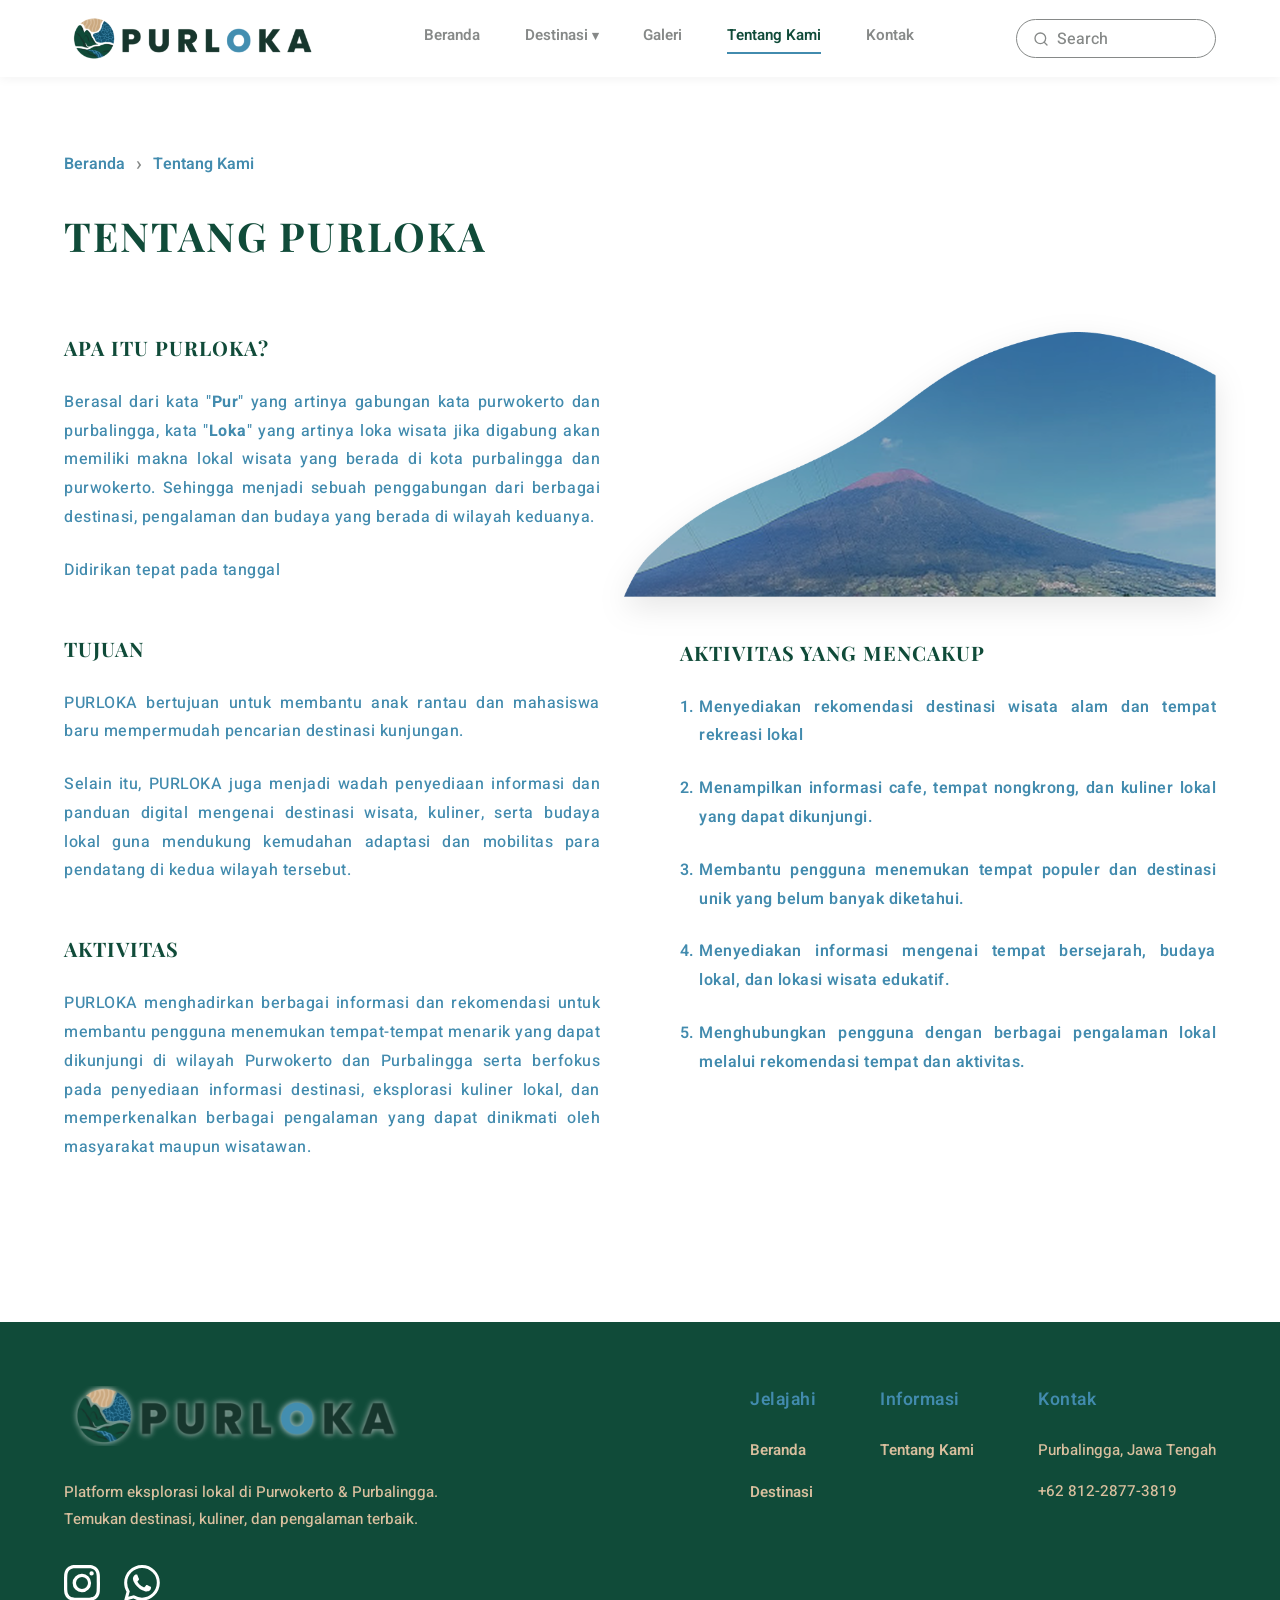
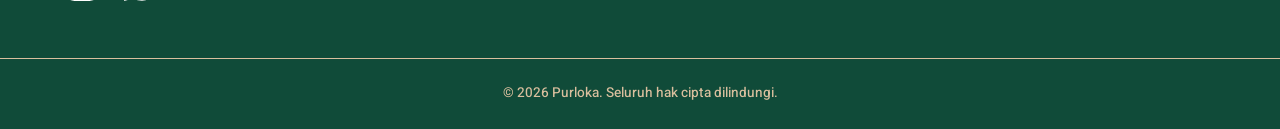
<file: tentang-kami.html>
<!doctype html>
<html lang="id">
  <head>
    <meta charset="UTF-8" />
    <meta name="viewport" content="width=device-width, initial-scale=1.0" />
    <title>Tentang Kami - PURLOKA</title>
    <link rel="stylesheet" href="style.css" />
    <link rel="stylesheet" href="tentang-kami-style.css" />
  </head>
  <body>
    <header class="header">
      <div class="container header-inner">
        <div class="logo">
          <img
            src="logo/logo purloka(1).png"
            alt="PURLOKA Logo"
            class="logo-img"
          />
        </div>

        <nav class="navbar">
          <ul class="nav-links">
            <li><a href="index.html">Beranda</a></li>
            <li class="nav-dropdown">
              <a href="destinasi.html" class="dropdown-trigger">
                Destinasi <span class="dropdown-icon">&#x25BE;</span>
              </a>

              <ul class="dropdown-list">
                <li><a href="destinasi-purwokerto.html">Purwokerto</a></li>
                <li><a href="destinasi-purbalingga.html">Purbalingga</a></li>
              </ul>
            </li>
            <li><a href="galeri.html">Galeri</a></li>
            <li><a href="tentang-kami.html" class="active">Tentang Kami</a></li>
            <li><a href="kontak.html">Kontak</a></li>
          </ul>
        </nav>

        <div class="search-box">
          <svg
            class="search-icon"
            width="16"
            height="16"
            viewBox="0 0 24 24"
            fill="none"
            stroke="currentColor"
            stroke-width="2"
            stroke-linecap="round"
            stroke-linejoin="round"
          >
            <circle cx="11" cy="11" r="8"></circle>
            <line x1="21" y1="21" x2="16.65" y2="16.65"></line>
          </svg>
          <input type="text" placeholder="Search" />
        </div>

        <button class="mobile-menu-btn" aria-label="Buka menu">&#9776;</button>
      </div>
    </header>

    <main class="about-page">
      <div class="container relative-container">
        <nav class="breadcrumb" aria-label="Breadcrumb">
          <a href="index.html">Beranda</a>
          <span class="separator">&rsaquo;</span>
          <span class="current">Tentang Kami</span>
        </nav>

        <h1 class="page-title">TENTANG PURLOKA</h1>

        <div class="about-grid">
          <div class="about-col-left">
            <section class="about-section">
              <h2>APA ITU PURLOKA?</h2>
              <p>
                <span class="font-medium">Berasal dari kata "</span
                ><span class="font-bold">Pur</span
                ><span class="font-medium"
                  >" yang artinya gabungan kata purwokerto dan purbalingga, kata
                  "</span
                ><span class="font-bold">Loka</span
                ><span class="font-medium"
                  >" yang artinya loka wisata jika digabung akan memiliki makna
                  lokal wisata yang berada di kota purbalingga dan purwokerto.
                  Sehingga menjadi sebuah penggabungan dari berbagai destinasi,
                  pengalaman dan budaya yang berada di wilayah keduanya.</span
                >
              </p>
              <p class="font-medium">Didirikan tepat pada tanggal</p>
            </section>

            <section class="about-section">
              <h2>TUJUAN</h2>
              <p>
                PURLOKA bertujuan untuk membantu anak rantau dan mahasiswa baru
                mempermudah pencarian destinasi kunjungan.
              </p>
              <p>
                Selain itu, PURLOKA juga menjadi wadah penyediaan informasi dan
                panduan digital mengenai destinasi wisata, kuliner, serta budaya
                lokal guna mendukung kemudahan adaptasi dan mobilitas para
                pendatang di kedua wilayah tersebut.
              </p>
            </section>

            <section class="about-section">
              <h2>AKTIVITAS</h2>
              <p>
                PURLOKA menghadirkan berbagai informasi dan rekomendasi untuk
                membantu pengguna menemukan tempat-tempat menarik yang dapat
                dikunjungi di wilayah Purwokerto dan Purbalingga serta berfokus
                pada penyediaan informasi destinasi, eksplorasi kuliner lokal,
                dan memperkenalkan berbagai pengalaman yang dapat dinikmati oleh
                masyarakat maupun wisatawan.
              </p>
            </section>
          </div>

          <div class="about-col-right">
            <img
              src="img/purloka-mountain-shape.png"
              alt="Tentang Purloka"
              class="mountain-direct-png"
            />
            <section class="about-section pt-offset">
              <h2>AKTIVITAS YANG MENCAKUP</h2>
              <ol class="activity-list">
                <li>
                  Menyediakan rekomendasi destinasi wisata alam dan tempat
                  rekreasi lokal
                </li>
                <li>
                  Menampilkan informasi cafe, tempat nongkrong, dan kuliner
                  lokal yang dapat dikunjungi.
                </li>
                <li>
                  Membantu pengguna menemukan tempat populer dan destinasi unik
                  yang belum banyak diketahui.
                </li>
                <li>
                  Menyediakan informasi mengenai tempat bersejarah, budaya
                  lokal, dan lokasi wisata edukatif.
                </li>
                <li>
                  Menghubungkan pengguna dengan berbagai pengalaman lokal
                  melalui rekomendasi tempat dan aktivitas.
                </li>
              </ol>
            </section>
          </div>
        </div>
      </div>
    </main>

    <footer class="footer">
      <div class="container">
        <div class="footer-top">
          <div class="footer-brand">
            <img
              src="logo/logo with shadow(1).png"
              alt="PURLOKA Logo"
              class="footer-logo"
            />
            <p class="footer-desc">
              Platform eksplorasi lokal di Purwokerto & Purbalingga.<br />
              Temukan destinasi, kuliner, dan pengalaman terbaik.
            </p>

            <div class="social-links">
              <a href="#" class="social-icon" aria-label="Instagram Purloka">
                <svg
                  xmlns="http://www.w3.org/2000/svg"
                  width="36"
                  height="36"
                  fill="currentColor"
                  class="bi bi-instagram"
                  viewBox="0 0 16 16"
                >
                  <path
                    d="M8 0C5.829 0 5.556.01 4.703.048 3.85.088 3.269.222 2.76.42a3.9 3.9 0 0 0-1.417.923A3.9 3.9 0 0 0 .42 2.76C.222 3.268.087 3.85.048 4.7.01 5.555 0 5.827 0 8.001c0 2.172.01 2.444.048 3.297.04.852.174 1.433.372 1.942.205.526.478.972.923 1.417.444.445.89.719 1.416.923.51.198 1.09.333 1.942.372C5.555 15.99 5.827 16 8 16s2.444-.01 3.298-.048c.851-.04 1.434-.174 1.943-.372a3.9 3.9 0 0 0 1.416-.923c.445-.445.718-.891.923-1.417.197-.509.332-1.09.372-1.942C15.99 10.445 16 10.173 16 8s-.01-2.445-.048-3.299c-.04-.851-.175-1.433-.372-1.941a3.9 3.9 0 0 0-.923-1.417A3.9 3.9 0 0 0 13.24.42c-.51-.198-1.092-.333-1.943-.372C10.443.01 10.172 0 7.998 0zm-.717 1.442h.718c2.136 0 2.389.007 3.232.046.78.035 1.204.166 1.486.275.373.145.64.319.92.599s.453.546.598.92c.11.281.24.705.275 1.485.039.843.047 1.096.047 3.231s-.008 2.389-.047 3.232c-.035.78-.166 1.203-.275 1.485a2.5 2.5 0 0 1-.599.919c-.28.28-.546.453-.92.598-.28.11-.704.24-1.485.276-.843.038-1.096.047-3.232.047s-2.39-.009-3.233-.047c-.78-.036-1.203-.166-1.485-.276a2.5 2.5 0 0 1-.92-.598 2.5 2.5 0 0 1-.6-.92c-.109-.281-.24-.705-.275-1.485-.038-.843-.046-1.096-.046-3.233s.008-2.388.046-3.231c.036-.78.166-1.204.276-1.486.145-.373.319-.64.599-.92s.546-.453.92-.598c.282-.11.705-.24 1.485-.276.738-.034 1.024-.044 2.515-.045zm4.988 1.328a.96.96 0 1 0 0 1.92.96.96 0 0 0 0-1.92m-4.27 1.122a4.109 4.109 0 1 0 0 8.217 4.109 4.109 0 0 0 0-8.217m0 1.441a2.667 2.667 0 1 1 0 5.334 2.667 2.667 0 0 1 0-5.334"
                  />
                </svg>
              </a>

              <a
                href="https://wa.me/6281228773819"
                class="social-icon"
                aria-label="WhatsApp Purloka"
              >
                <svg
                  xmlns="http://www.w3.org/2000/svg"
                  width="36"
                  height="36"
                  fill="currentColor"
                  class="bi bi-whatsapp"
                  viewBox="0 0 16 16"
                >
                  <path
                    d="M13.601 2.326A7.85 7.85 0 0 0 7.994 0C3.627 0 .068 3.558.064 7.926c0 1.399.366 2.76 1.057 3.965L0 16l4.204-1.102a7.9 7.9 0 0 0 3.79.965h.004c4.368 0 7.926-3.558 7.93-7.93A7.9 7.9 0 0 0 13.6 2.326zM7.994 14.521a6.6 6.6 0 0 1-3.356-.92l-.24-.144-2.494.654.666-2.433-.156-.251a6.56 6.56 0 0 1-1.007-3.505c0-3.626 2.957-6.584 6.591-6.584a6.56 6.56 0 0 1 4.66 1.931 6.56 6.56 0 0 1 1.928 4.66c-.004 3.639-2.961 6.592-6.592 6.592m3.615-4.934c-.197-.099-1.17-.578-1.353-.646-.182-.065-.315-.099-.445.099-.133.197-.513.646-.627.775-.114.133-.232.148-.43.05-.197-.1-.836-.308-1.592-.985-.59-.525-.985-1.175-1.103-1.372-.114-.198-.011-.304.088-.403.087-.088.197-.232.296-.346.1-.114.133-.198.198-.33.065-.134.034-.248-.015-.347-.05-.099-.445-1.076-.612-1.47-.16-.389-.323-.335-.445-.34-.114-.007-.247-.007-.38-.007a.73.73 0 0 0-.529.247c-.182.198-.691.677-.691 1.654s.71 1.916.81 2.049c.098.133 1.394 2.132 3.383 2.992.47.205.84.326 1.129.418.475.152.904.129 1.246.08.38-.058 1.171-.48 1.338-.943.164-.464.164-.86.114-.943-.049-.084-.182-.133-.38-.232"
                  />
                </svg>
              </a>
            </div>
          </div>

          <div class="footer-links-group">
            <div class="footer-col">
              <h4>Jelajahi</h4>
              <ul>
                <li><a href="index.html">Beranda</a></li>
                <li><a href="destinasi.html">Destinasi</a></li>
              </ul>
            </div>
            <div class="footer-col">
              <h4>Informasi</h4>
              <ul>
                <li><a href="tentang-kami.html">Tentang Kami</a></li>
              </ul>
            </div>
            <div class="footer-col">
              <h4>Kontak</h4>
              <ul>
                <li><p>Purbalingga, Jawa Tengah</p></li>
                <li><p>+62 812-2877-3819</p></li>
              </ul>
            </div>
          </div>
        </div>
      </div>

      <div class="footer-bottom">
        <div class="container">
          <p>&copy; 2026 Purloka. Seluruh hak cipta dilindungi.</p>
        </div>
      </div>
    </footer>

    <script>
      const mobileMenuBtn = document.querySelector(".mobile-menu-btn");
      const navbar = document.querySelector(".navbar");

      if (mobileMenuBtn && navbar) {
        mobileMenuBtn.addEventListener("click", function () {
          navbar.classList.toggle("active");
          if (navbar.classList.contains("active")) {
            mobileMenuBtn.innerHTML = "&times;";
            mobileMenuBtn.style.transform = "rotate(90deg)";
          } else {
            mobileMenuBtn.innerHTML = "&#9776;";
            mobileMenuBtn.style.transform = "rotate(0deg)";
          }
        });

        const navLinks = navbar.querySelectorAll("a");
        navLinks.forEach((link) => {
          link.addEventListener("click", () => {
            navbar.classList.remove("active");
            mobileMenuBtn.innerHTML = "&#9776;";
            mobileMenuBtn.style.transform = "rotate(0deg)";
          });
        });
      }
    </script>
  </body>
</html>
</file>
<file: style.css>
@import url("https://fonts.googleapis.com/css2?family=Heebo:wght@400;500;600;700&family=Playfair+Display:wght@600;700&display=swap");
/* ================= 1. CSS VARIABLES & RESET ================= */
:root {
  --hijau: #104b39;
  --biru: #428bae;
  --abu: #868988;
  --krem: #d9bf9e;
  --putih: #ffffff;
  --hitam-teks: #333333;
}

* {
  margin: 0;
  padding: 0;
  box-sizing: border-box;
}

body {
  font-family: "Heebo", sans-serif;
  font-weight: 500;
  color: var(--hitam-teks);
  background-color: var(--putih);
  line-height: 1.6;
  overflow-x: hidden;
}

.container {
  width: 90%;
  max-width: 1200px;
  margin: 0 auto;
}

/* ================= 2. GLOBAL TYPOGRAPHY & BREADCRUMB ================= */
h1,
h2 {
  font-family: "Playfair Display", serif;
  font-weight: 700;
}

h3,
h4,
li,
nav a {
  font-family: "Heebo", sans-serif;
  font-weight: 600;
}

p {
  font-family: "Heebo", sans-serif;
  font-weight: 500;
}

button,
input,
textarea,
select {
  font-family: inherit;
  font-size: inherit;
}

.section-title {
  color: var(--hijau);
  font-size: 1.25rem;
  font-weight: 700;
  margin-bottom: 2.5rem;
  text-align: left;
  letter-spacing: 0.5px;
}

.breadcrumb {
  display: flex;
  align-items: center;
  gap: 0.5rem;
  padding: 1.5rem 0;
  font-size: 1rem;
  font-weight: 600;
}

.breadcrumb a {
  color: var(--biru);
  text-decoration: none;
  transition: color 0.3s ease;
}

.breadcrumb a:hover {
  color: var(--hijau);
}

.breadcrumb .separator {
  color: var(--abu);
  font-size: 1.2rem;
  margin: 0 0.2rem;
}

.breadcrumb .current {
  color: var(--biru);
}

/* ================= 3. HEADER & NAVIGASI ================= */
.header {
  background-color: var(--putih);
  padding: 1rem 0;
  position: sticky;
  top: 0;
  z-index: 9999;
  box-shadow: 0 2px 10px rgba(0, 0, 0, 0.05);
}

.header-inner {
  display: flex;
  justify-content: space-between;
  align-items: center;
}

.logo {
  display: flex;
  align-items: center;
}

.logo-img {
  height: 45px;
  width: auto;
}

.nav-links {
  list-style: none;
  display: flex;
  gap: 2.8rem;
}

.nav-links a {
  text-decoration: none;
  color: var(--abu);
  font-weight: 600;
  font-size: 0.95rem;
  transition: color 0.3s ease;
  padding-bottom: 5px;
}

.nav-links a:hover {
  color: var(--hijau);
}

.nav-links a::after {
  content: "";
  display: block;
  padding-bottom: 4px;
  border-bottom: 2px solid var(--biru);
  transform: scaleX(0);
}

.nav-links a:hover::after {
  transform: scaleX(1);
  transition: transform 0.3s ease;
}

.nav-links a.active {
  color: var(--hijau);
}

.nav-links a.active::after {
  transform: scaleX(1);
}

.dropdown-icon {
  font-size: 0.8rem;
}

.nav-dropdown {
  position: relative;
}

.dropdown-list {
  position: absolute;
  top: calc(100% + 8px);
  left: -15px;
  background-color: var(--putih);
  box-shadow: 0 10px 35px rgba(0, 0, 0, 0.08);
  border-radius: 12px;
  padding: 0.5rem 0;
  min-width: 160px;
  list-style: none;
  z-index: 1000;

  opacity: 0;
  visibility: hidden;
  transform: translateY(10px);
  transition:
    opacity 0.3s ease,
    transform 0.3s ease,
    visibility 0.3s;
}

.nav-dropdown::after {
  content: "";
  position: absolute;
  bottom: -15px;
  left: 0;
  width: 100%;
  height: 15px;
}

.nav-dropdown:hover .dropdown-list {
  opacity: 1;
  visibility: visible;
  transform: translateY(0);
}

.dropdown-list li {
  width: 100%;
}

.dropdown-list li a {
  display: block;
  padding: 0.6rem 1.5rem;
  color: var(--hitam-teks);
  font-weight: 500;
  font-size: 0.95rem;
  transition:
    color 0.2s ease,
    background-color 0.2s ease;
}

.dropdown-list li a:hover {
  color: var(--hijau);
  background-color: rgba(16, 75, 57, 0.04);
}

.search-box {
  display: flex;
  align-items: center;
  border: 1.5px solid var(--abu);
  border-radius: 20px;
  padding: 0.4rem 1rem;
  background-color: transparent;
  transition: all 0.3s ease;
}

.search-box:focus-within {
  border-color: var(--hijau);
  background-color: rgba(16, 75, 57, 0.03);
  box-shadow: 0 0 0 3px rgba(16, 75, 57, 0.1);
}

.search-box input {
  border: none;
  outline: none;
  padding-left: 0.5rem;
  width: 150px;
  color: var(--hitam-teks);
  font-weight: 500;
  background-color: transparent;
  transition: color 0.3s ease;
}

.search-box:focus-within input,
.search-box:focus-within .search-icon {
  color: var(--hijau);
}

.search-box input::placeholder {
  color: var(--abu);
  transition: color 0.3s ease;
}

.search-box:focus-within input::placeholder {
  color: var(--hijau);
  opacity: 1;
}

.search-icon {
  color: var(--abu);
  transition: color 0.3s ease;
}

.mobile-menu-btn {
  display: none;
  background: none;
  border: none;
  font-size: 1.5rem;
  cursor: pointer;
  color: var(--hijau);
}

/* ================= 4. FOOTER ================= */
.footer {
  background-color: var(--hijau);
  color: var(--putih);
  padding-top: 4rem;
  margin-top: 2rem;
}

.footer-top {
  display: flex;
  justify-content: space-between;
  flex-wrap: wrap;
  gap: 3rem;
  padding-bottom: 3rem;
}

.footer-brand {
  flex: 1;
  min-width: 300px;
}

.footer-logo {
  height: 60px;
  width: auto;
  margin-bottom: 1.5rem;
}

.footer-desc {
  color: var(--krem);
  line-height: 1.8;
  margin-bottom: 2rem;
  font-size: 0.95rem;
}

.social-links {
  display: flex;
  gap: 1.5rem;
}

.social-icon {
  display: inline-block;
  color: var(--putih);
  transition:
    transform 0.3s ease,
    color 0.3s ease;
}

.social-icon:hover {
  color: var(--krem);
  transform: translateY(-3px);
}

.footer-links-group {
  display: flex;
  gap: 4rem;
  flex-wrap: wrap;
}

.footer-col h4 {
  color: var(--biru);
  font-size: 1.1rem;
  margin-bottom: 1.5rem;
  letter-spacing: 0.5px;
}

.footer-col ul {
  list-style: none;
}

.footer-col ul li {
  margin-bottom: 1rem;
}

.footer-col ul li a,
.footer-col ul li p {
  color: var(--krem);
  text-decoration: none;
  font-size: 0.95rem;
  transition: color 0.3s ease;
}

.footer-col ul li a:hover {
  color: var(--putih);
}

.footer-bottom {
  border-top: 1px solid rgba(217, 191, 158, 1);
  padding: 1.5rem 0;
  text-align: center;
}

.footer-bottom p {
  color: var(--krem);
  font-size: 0.85rem;
}

/* ================= 5. GLOBAL RESPONSIVENESS ================= */
@media screen and (max-width: 992px) {
  .nav-links,
  .search-box {
    display: none;
  }
  .mobile-menu-btn {
    display: block;
    z-index: 10000;
  }

  .navbar {
    position: fixed;
    top: 0;
    right: 0;
    width: 260px;
    height: 100vh;
    background-color: var(--putih);
    box-shadow: -5px 0 25px rgba(0, 0, 0, 0.15);
    display: flex;
    flex-direction: column;
    padding: 5rem 2rem 2rem 2rem;
    transform: translateX(100%);
    transition: transform 0.4s cubic-bezier(0.4, 0, 0.2, 1);
    z-index: 9999;
  }

  .navbar.active {
    transform: translateX(0);
  }

  .nav-links {
    flex-direction: column;
    align-items: flex-start;
    gap: 1.8rem;
    width: 100%;
  }

  .nav-links li {
    width: 100%;
  }

  .nav-links a {
    font-size: 1.15rem;
    width: 100%;
    display: block;
  }

  .navbar.active .nav-links {
    display: flex;
    flex-direction: column;
    gap: 1.5rem;
    width: 100%;
  }

  .dropdown-list {
    position: static;
    box-shadow: none;
    opacity: 1;
    visibility: visible;
    transform: none;
    padding: 0;
    padding-left: 1.25rem;
    margin-top: 0.8rem;
    display: flex;
    flex-direction: column;
    gap: 0.8rem;
  }

  .dropdown-list li a {
    padding: 0;
    font-size: 1.05rem;
    color: var(--abu);
  }

  .dropdown-list li a:hover {
    background-color: transparent;
    color: var(--hijau);
  }
}

@media screen and (max-width: 768px) {
  .footer-top {
    flex-direction: column;
    gap: 2rem;
  }
  .footer-links-group {
    flex-direction: column;
    gap: 2rem;
  }
  .footer-brand,
  .footer-col {
    min-width: 100%;
  }
}
</file>
<file: index-style.css>
/* ================= 1. HERO SECTION ================= */
.hero {
  position: relative;
  background-image: url("img/background-hero.jpg");
  background-size: cover;
  background-position: center;
  min-height: 90vh;
  display: flex;
  align-items: center;
}

.hero-overlay {
  position: absolute;
  top: 0;
  left: 0;
  right: 0;
  bottom: 0;
  background: linear-gradient(
    to right,
    rgba(0, 0, 0, 0.7) 0%,
    rgba(0, 0, 0, 0.2) 100%
  );
  z-index: 1;
}

.hero-content {
  position: relative;
  z-index: 2;
  max-width: 600px;
}

.hero-subtitle {
  color: var(--biru);
  font-size: 1.5rem;
  font-weight: 600;
  margin-bottom: 0.5rem;
}

.hero-title {
  color: var(--putih);
  font-size: 3.5rem;
  font-weight: 700;
  line-height: 1.1;
  margin-bottom: 1rem;
}

.hero-desc {
  color: var(--putih);
  font-size: 1rem;
  margin-bottom: 2rem;
  opacity: 0.9;
}

.btn-primary {
  display: inline-block;
  background-color: var(--hijau);
  color: var(--putih);
  text-decoration: none;
  padding: 0.8rem 2rem;
  border-radius: 25px;
  font-weight: 600;
  transition:
    background-color 0.3s ease,
    transform 0.2s ease;
}

.btn-primary:hover {
  background-color: #0c3b2d;
  transform: translateY(-2px);
}

.wave-divider {
  position: absolute;
  bottom: -5px;
  left: 0;
  width: 100%;
  overflow: hidden;
  line-height: 0;
  z-index: 2;
}

.wave-divider svg {
  position: relative;
  display: block;
  width: 100%;
  height: 150px;
}

/* ================= 2. SECTION WILAYAH ================= */
.wilayah-section {
  padding: 3rem 0;
  background-color: var(--putih);
}

.map-wrapper {
  display: flex;
  justify-content: space-between;
  align-items: stretch;
  gap: 3rem;
}

.map-item {
  flex: 1;
  display: flex;
  flex-direction: column;
  align-items: center;
  transition: transform 0.3s ease;
}

.map-item:hover {
  transform: translateY(-5px);
}

.map-image-container {
  width: 100%;
  display: flex;
  justify-content: center;
  align-items: center;
  padding: 1rem;
}

.map-img {
  width: 100%;
  max-width: 450px;
  height: auto;
  object-fit: contain;
  transition: transform 0.4s ease;
}

.map-item:hover .map-img {
  transform: scale(1.05);
}

.map-label {
  color: var(--biru);
  font-weight: 600;
  font-size: 1rem;
  margin-top: 1rem;
  text-align: center;
}

/* ================= 3. CAROUSEL SECTION (WISATA & KULINER) ================= */
.carousel-section {
  padding: 2rem 0 3rem 0;
  background-color: var(--putih);
}

.carousel-wrapper {
  position: relative;
  display: flex;
  align-items: center;
}

.carousel-track {
  display: flex;
  gap: 1.5rem;
  overflow-x: auto;
  scroll-snap-type: x mandatory;
  scroll-behavior: smooth;
  padding: 1rem 0;
  -ms-overflow-style: none;
  scrollbar-width: none;
}

.carousel-track::-webkit-scrollbar {
  display: none;
}

.card {
  flex: 0 0 calc(25% - 1.125rem);
  scroll-snap-align: start;
  border-radius: 16px;
  overflow: hidden;
  aspect-ratio: 4 / 3;
  box-shadow: 0 4px 10px rgba(0, 0, 0, 0.1);
  transition: transform 0.3s ease;
}

.card:hover {
  transform: translateY(-5px);
}

.card-img {
  width: 100%;
  height: 100%;
  object-fit: cover;
  display: block;
}

.carousel-btn {
  position: absolute;
  top: 50%;
  transform: translateY(-50%);
  background-color: var(--putih);
  color: var(--hijau);
  border: 1px solid #e0e0e0;
  width: 45px;
  height: 45px;
  border-radius: 50%;
  display: flex;
  align-items: center;
  justify-content: center;
  font-size: 1.2rem;
  cursor: pointer;
  z-index: 10;
  box-shadow: 0 4px 6px rgba(0, 0, 0, 0.1);
  transition: all 0.3s ease;
}

.carousel-btn:hover {
  background-color: var(--hijau);
  color: var(--putih);
  border-color: var(--hijau);
}

.btn-left {
  left: -20px;
}
.btn-right {
  right: -20px;
}

/* ================= 4. BANNER KOTA ================= */
.city-banners {
  display: flex;
  flex-direction: column;
  gap: 1.5rem;
  padding-bottom: 3rem;
}

.city-banner {
  position: relative;
  min-height: 450px;
  display: flex;
  align-items: center;
  background-size: cover;
  background-position: center;
}

.banner-purwokerto {
  background-image: url("img/purwokerto.png");
}
.banner-purbalingga {
  background-image: url("img/purbalingga.png");
}

.banner-overlay {
  position: absolute;
  top: 0;
  left: 0;
  right: 0;
  bottom: 0;
  background: linear-gradient(
    to right,
    rgba(0, 0, 0, 0.85) 0%,
    rgba(0, 0, 0, 0.4) 50%,
    rgba(0, 0, 0, 0) 100%
  );
  z-index: 1;
}

.banner-content {
  position: relative;
  z-index: 2;
  max-width: 700px;
  margin-left: 0;
}

.banner-title {
  color: var(--biru);
  font-size: 3rem;
  font-weight: 700;
  letter-spacing: 2px;
  margin-bottom: 1rem;
  text-transform: uppercase;
}

.banner-desc {
  color: var(--putih);
  font-size: 1.1rem;
  line-height: 1.8;
  opacity: 0.95;
  letter-spacing: 0.5px;
}

.banner-hitbox {
  position: absolute;
  top: 0;
  left: 0;
  width: 100%;
  height: 100%;
  z-index: 10;
}

.city-banner {
  transition:
    transform 0.3s ease,
    box-shadow 0.3s ease;
}

.city-banner:hover {
  transform: translateY(-4px);
  box-shadow: 0 15px 35px rgba(0, 0, 0, 0.3);
}

.city-banner:hover .banner-title {
  color: var(--putih);
  transition: color 0.3s ease;
}

/* ================= 5. POP-UP MODAL INFORMASI ================= */
.modal-window {
  display: none;
  position: fixed;
  z-index: 2000;
  left: 0;
  top: 0;
  width: 100%;
  height: 100%;
  background-color: rgba(0, 0, 0, 0.6);
  align-items: center;
  justify-content: center;
  backdrop-filter: blur(4px);
  padding: 1rem;
}

.modal-box {
  background-color: var(--putih);
  border-radius: 16px;
  width: 100%;
  max-width: 550px;
  max-height: 90vh;
  overflow-y: auto;
  padding: 2rem;
  position: relative;
  box-shadow: 0 15px 40px rgba(0, 0, 0, 0.2);
  animation: modalFadeIn 0.4s cubic-bezier(0.16, 1, 0.3, 1) forwards;
}

@keyframes modalFadeIn {
  from {
    opacity: 0;
    transform: translateY(30px) scale(0.95);
  }
  to {
    opacity: 1;
    transform: translateY(0) scale(1);
  }
}

.close-btn {
  position: absolute;
  top: 1rem;
  right: 1.5rem;
  color: var(--abu);
  font-size: 2rem;
  font-weight: bold;
  cursor: pointer;
  line-height: 1;
  transition:
    color 0.3s ease,
    transform 0.3s ease;
}

.close-btn:hover {
  color: var(--hijau);
  transform: scale(1.1);
}

.modal-img {
  width: 100%;
  height: 200px;
  object-fit: cover;
  border-radius: 12px;
  margin-bottom: 1.5rem;
  box-shadow: 0 4px 10px rgba(0, 0, 0, 0.1);
}

.modal-title {
  color: var(--hijau);
  font-size: 1.8rem;
  font-weight: 700;
  letter-spacing: 1px;
  margin-bottom: 1rem;
  text-transform: uppercase;
}

.modal-desc {
  color: var(--hitam-teks);
  font-size: 1rem;
  line-height: 1.7;
  text-align: justify;
  letter-spacing: 0.3px;
}

/* ================= 6. RESPONSIVENESS HOMEPAGE ================= */
@media screen and (max-width: 992px) {
  .hero-title {
    font-size: 2.5rem;
  }
  .hero-desc br {
    display: none;
  }
  .card {
    flex: 0 0 calc(50% - 0.75rem);
  }
  .banner-title {
    font-size: 2.5rem;
  }
  .banner-desc br {
    display: none;
  }
}

@media screen and (max-width: 768px) {
  .map-wrapper {
    flex-direction: column;
    gap: 3rem;
  }
  .map-img {
    max-width: 80%;
  }
}

@media screen and (max-width: 576px) {
  .hero {
    min-height: 70vh;
    text-align: center;
  }
  .hero-content {
    margin: 0 auto;
  }
  .hero-overlay {
    background: rgba(0, 0, 0, 0.5);
  }
  .wave-divider svg {
    height: 60px;
  }
  .card {
    flex: 0 0 85%;
  }
  .carousel-btn {
    display: none;
  }
  .city-banner {
    min-height: 350px;
  }
  .banner-overlay {
    background: linear-gradient(
      to right,
      rgba(0, 0, 0, 0.85) 0%,
      rgba(0, 0, 0, 0.6) 100%
    );
  }
  .banner-title {
    font-size: 2rem;
  }
  .banner-desc {
    font-size: 1rem;
  }

  .modal-box {
    padding: 1.5rem;
  }
  .modal-img {
    height: 150px;
  }
  .modal-title {
    font-size: 1.5rem;
  }
  .modal-desc {
    font-size: 0.95rem;
  }
}
</file>
<file: katalog-destinasi-style.css>
.destinasi-kota-page {
  background-color: var(--putih);
  padding-bottom: 5rem;
}

/* ================= SECTION 1: HERO BANNER ================= */
.hero-kota {
  position: relative;
  width: 100%;
  min-height: 400px;
  display: flex;
  align-items: center;
  margin-bottom: 3rem;
}

.hero-kota-bg {
  position: absolute;
  top: 0;
  left: 0;
  width: 100%;
  height: 100%;
  object-fit: cover;
  z-index: 0;
}

.hero-kota-overlay {
  position: absolute;
  top: 0;
  left: 0;
  right: 0;
  bottom: 0;
  background: linear-gradient(
    to right,
    rgba(0, 0, 0, 0.7) 0%,
    rgba(0, 0, 0, 0.2) 100%
  );
  z-index: 1;
}

.hero-kota-content {
  position: relative;
  z-index: 2;
  max-width: 600px;
}

.hero-kota-title {
  color: var(--biru);
  font-size: 3rem;
  font-weight: 700;
  letter-spacing: 2px;
  margin-bottom: 1rem;
}

.hero-kota-desc {
  color: var(--putih);
  font-size: 1.05rem;
  line-height: 1.8;
  text-shadow: 1px 1px 3px rgba(0, 0, 0, 0.5);
}

/* ================= SECTION 2: FILTER KATEGORI ================= */
.filter-section {
  display: flex;
  flex-wrap: wrap;
  gap: 1rem;
  margin-bottom: 3rem;
}

.btn-filter {
  background-color: transparent;
  color: var(--hijau);
  border: 1.5px solid var(--hijau);
  padding: 0.5rem 1.5rem;
  border-radius: 50px;
  font-size: 0.95rem;
  font-weight: 600;
  cursor: pointer;
  transition: all 0.3s ease;
  user-select: none;
  -webkit-tap-highlight-color: transparent;
}

.btn-filter.active,
.btn-filter:hover {
  background-color: var(--hijau);
  color: var(--putih);
}

/* ================= SECTION 3: GRID DESTINASI ================= */
.destinasi-grid {
  display: grid;
  grid-template-columns: repeat(4, 1fr);
  gap: 2rem;
  margin-bottom: 4rem;
}

.destinasi-card {
  display: flex;
  flex-direction: column;
  gap: 1rem;
  transition: transform 0.3s ease;
}

.destinasi-card:hover {
  transform: translateY(-5px);
}

.card-image {
  width: 100%;
  aspect-ratio: 4 / 3;
  object-fit: cover;
  border-radius: 16px;
  box-shadow: 0 4px 10px rgba(0, 0, 0, 0.1);
}

.card-info {
  display: flex;
  flex-direction: column;
  gap: 0.3rem;
}

.card-title {
  color: var(--biru);
  font-size: 1.1rem;
  font-weight: 700;
  line-height: 1.3;
}

.card-location {
  color: var(--krem);
  font-size: 0.95rem;
  font-weight: 500;
}

.card-rating {
  display: flex;
  align-items: center;
  gap: 0.4rem;
  margin-top: 0.2rem;
}

.star-icon {
  color: #facc15;
  font-size: 1.1rem;
}

.rating-text {
  color: var(--biru);
  font-size: 0.9rem;
  font-weight: 600;
}

/* ================= SECTION 4: PAGINATION ================= */
.pagination {
  display: flex;
  justify-content: center;
  align-items: center;
  gap: 0.8rem;
}

.page-link {
  display: flex;
  align-items: center;
  justify-content: center;
  width: 40px;
  height: 40px;
  border: 1.5px solid var(--abu);
  border-radius: 8px;
  color: var(--hijau);
  font-weight: 600;
  text-decoration: none;
  font-size: 1rem;
  transition: all 0.3s ease;
}

.page-link.active,
.page-link:hover {
  background-color: var(--hijau);
  color: var(--putih);
  border-color: var(--hijau);
}

/* ================= RESPONSIVENESS (MOBILE & TABLET) ================= */
@media screen and (max-width: 1024px) {
  .destinasi-grid {
    grid-template-columns: repeat(3, 1fr);
  }
}

@media screen and (max-width: 768px) {
  .destinasi-grid {
    grid-template-columns: repeat(2, 1fr);
  }

  .hero-kota {
    min-height: 300px;
  }

  .hero-kota-title {
    font-size: 2.5rem;
  }

  .hero-kota-desc br {
    display: none;
  }
}

@media screen and (max-width: 480px) {
  .destinasi-grid {
    grid-template-columns: repeat(2, 1fr);
    gap: 1rem;
  }

  .card-title {
    font-size: 0.95rem;
  }

  .card-location,
  .rating-text {
    font-size: 0.85rem;
  }

  .star-icon {
    font-size: 0.95rem;
  }

  .filter-section {
    flex-wrap: nowrap;
    overflow-x: auto;
    padding-bottom: 0.5rem;
  }

  .filter-section::-webkit-scrollbar {
    display: none;
  }
}
</file>
<file: destinasi-style.css>
.destinasi-page {
  background-color: var(--putih);
  padding-bottom: 5rem;
}

/* ================= SECTION 1: PILIHAN KOTA ================= */
.city-selection-section {
  margin-bottom: 5rem;
}

.city-grid {
  display: grid;
  grid-template-columns: 1fr 1fr;
  gap: 3rem;
}

.city-card {
  display: flex;
  flex-direction: column;
  gap: 1rem;
}

.city-card:hover .city-bg {
  transform: scale(1.05);
}

.city-img-wrapper {
  position: relative;
  border-radius: 16px;
  overflow: hidden;
  aspect-ratio: 4 / 3;
  box-shadow: 0 8px 20px rgba(0, 0, 0, 0.1);
}

.city-bg {
  width: 100%;
  height: 100%;
  object-fit: cover;
  display: block;
  transition: transform 0.4s ease;
}

.pin-icon {
  position: absolute;
  top: 1.5rem;
  right: 1.5rem;
  background-color: var(--hijau);
  padding: 0.8rem;
  border-radius: 50%;
  display: flex;
  align-items: center;
  justify-content: center;
  box-shadow: 0 4px 10px rgba(0, 0, 0, 0.2);
}

.city-title-bottom {
  color: var(--biru);
  font-size: 1.5rem;
  font-weight: 700;
  letter-spacing: 1px;
  text-transform: uppercase;
  margin-top: 0.5rem;
}

.btn-explore {
  display: inline-flex;
  align-items: center;
  justify-content: center;
  gap: 0.5rem;
  background-color: var(--hijau);
  color: var(--putih);
  padding: 0.6rem 1.5rem;
  border-radius: 50px;
  text-decoration: none;
  font-weight: 600;
  font-size: 0.95rem;
  letter-spacing: 0.5px;
  width: max-content;
  transition:
    background-color 0.3s ease,
    transform 0.2s ease;
}

.btn-explore:hover {
  background-color: #0c3b2d;
  transform: translateY(-2px);
}

/* ================= SECTION 2: KATEGORI POPULER ================= */
.section-title {
  color: var(--hijau);
  font-size: 1.5rem;
  letter-spacing: 1.2px;
  margin-bottom: 2rem;
  font-weight: 700;
}

.categories-wrapper {
  display: flex;
  flex-wrap: wrap;
  justify-content: center;
  gap: 1.5rem;
}

.category-card {
  flex: 0 0 calc(25% - 1.125rem);
  position: relative;
  height: 180px;
  border-radius: 16px;
  overflow: hidden;
  text-decoration: none;
  box-shadow: 0 4px 10px rgba(0, 0, 0, 0.1);
}

.category-card img {
  width: 100%;
  height: 100%;
  object-fit: cover;
  transition: transform 0.4s ease;
}

.category-card:hover img {
  transform: scale(1.08);
}

.category-title {
  position: absolute;
  top: 50%;
  left: 50%;
  transform: translate(-50%, -50%);
  width: 100%;
  text-align: center;
  color: var(--biru);
  font-size: 1.4rem;
  font-weight: 700;
  letter-spacing: 1px;

  text-shadow:
    0 0 10px rgba(255, 255, 255, 0.9),
    0 0 20px rgba(255, 255, 255, 0.7);
  pointer-events: none;
}

/* ================= RESPONSIVENESS (MOBILE & TABLET) ================= */
@media screen and (max-width: 992px) {
  .category-card {
    flex: 0 0 calc(33.333% - 1rem);
  }
}

@media screen and (max-width: 768px) {
  .city-grid {
    grid-template-columns: 1fr;
    gap: 3.5rem;
  }

  .category-card {
    flex: 0 0 calc(50% - 0.75rem);
  }
}

@media screen and (max-width: 480px) {
  .category-card {
    flex: 0 0 calc(50% - 0.5rem);
    height: 115px;
  }

  .categories-wrapper {
    gap: 1rem;
  }

  .category-title {
    font-size: 1.15rem;
  }
}
</file>
<file: detail-wisata-style.css>
.detail-page {
  background-color: var(--putih);
  padding-bottom: 5rem;
}

/* ================= SECTION 1: HERO & INFO BOX ================= */
.detail-header-grid {
  display: grid;
  grid-template-columns: 2fr 1fr;
  gap: 2rem;
  margin-bottom: 2rem;
}

.hero-image-box {
  position: relative;
  border-radius: 16px;
  overflow: hidden;
  min-height: 480px;
  box-shadow: 0 8px 20px rgba(0, 0, 0, 0.1);
}

.hero-bg {
  position: absolute;
  top: 0;
  left: 0;
  width: 100%;
  height: 100%;
  object-fit: cover;
  z-index: 0;
}

.hero-overlay {
  position: absolute;
  bottom: 0;
  left: 0;
  right: 0;
  height: 60%;
  background: linear-gradient(
    to top,
    rgba(0, 0, 0, 0.85) 0%,
    rgba(0, 0, 0, 0) 100%
  );
  z-index: 1;
}

.hero-content {
  position: absolute;
  bottom: 2rem;
  left: 2rem;
  right: 2rem;
  z-index: 2;
  display: flex;
  flex-direction: column;
  align-items: flex-start;
}

.hero-title {
  color: var(--biru);
  font-size: 2.8rem;
  font-weight: 700;
  letter-spacing: 1.5px;
  margin-bottom: 0.2rem;
  text-shadow: 2px 2px 4px rgba(0, 0, 0, 0.5);
}

.hero-location {
  color: var(--putih);
  font-size: 1rem;
  font-weight: 500;
  margin-bottom: 0.5rem;
}

.hero-rating {
  display: flex;
  align-items: center;
  gap: 0.5rem;
  color: var(--putih);
  font-weight: 600;
  margin-bottom: 1.5rem;
}

.star-icon {
  color: #facc15;
  font-size: 1.2rem;
}

.btn-rute {
  background-color: var(--hijau);
  color: var(--putih);
  padding: 0.8rem 2rem;
  border-radius: 50px;
  text-decoration: none;
  font-weight: 600;
  font-size: 1rem;
  transition: background-color 0.3s ease;
}

.btn-rute:hover {
  background-color: #0c3b2d;
}

.info-box {
  background-color: var(--putih);
  border-radius: 16px;
  box-shadow: 0 0 20px rgba(0, 0, 0, 0.08);
  padding: 2.5rem 2rem;
  display: flex;
  flex-direction: column;
  justify-content: space-between;
}

.info-list {
  display: flex;
  flex-direction: column;
  gap: 2rem;
}

.info-item {
  display: flex;
  align-items: center;
  gap: 1.5rem;
}

.info-icon {
  color: var(--biru);
}

.info-text h3 {
  color: var(--biru);
  font-size: 1rem;
  font-weight: 600;
  margin-bottom: 0.2rem;
}

.info-text p {
  color: var(--krem);
  font-size: 0.95rem;
  font-weight: 500;
}

.action-buttons {
  display: flex;
  gap: 1rem;
  margin-top: 3rem;
}

.btn-action {
  flex: 1;
  display: flex;
  align-items: center;
  justify-content: center;
  gap: 0.5rem;
  background-color: transparent;
  color: var(--krem);
  border: 1.5px solid var(--krem);
  padding: 0.8rem;
  border-radius: 50px;
  font-size: 0.95rem;
  font-weight: 600;
  cursor: pointer;
  transition: all 0.3s ease;
}

.btn-action:hover {
  background-color: var(--krem);
  color: var(--putih);
}

/* ================= SECTION 2: GALERI ================= */
.detail-gallery {
  display: grid;
  grid-template-columns: repeat(4, 1fr);
  gap: 1.5rem;
  margin-bottom: 3rem;
}

.gallery-img {
  width: 100%;
  aspect-ratio: 4 / 3;
  object-fit: cover;
  border-radius: 12px;
  box-shadow: 0 4px 10px rgba(0, 0, 0, 0.1);
  transition: transform 0.3s ease;
}

.gallery-img:hover {
  transform: scale(1.05);
}

.section-divider {
  border: none;
  border-top: 1px solid rgba(134, 137, 136, 0.2);
  margin: 3rem 0;
}

/* ================= SECTION 3: DESKRIPSI & LOKASI (SPLIT) ================= */
.content-split {
  display: grid;
  grid-template-columns: 1fr 1fr;
  gap: 4rem;
}

.section-heading {
  color: var(--hijau);
  font-size: 1.5rem;
  font-weight: 700;
  margin-bottom: 1.5rem;
  letter-spacing: 0.5px;
}

.deskripsi-teks {
  color: var(--biru);
  font-size: 1.05rem;
  line-height: 1.8;
  text-align: justify;
}

.map-preview {
  width: 100%;
  height: 300px;
  object-fit: cover;
  border-radius: 16px;
  box-shadow: 0 4px 10px rgba(0, 0, 0, 0.1);
}

/* ================= SECTION 4: DESTINASI SERUPA ================= */
.section-heading-center {
  color: var(--hijau);
  font-size: 1.5rem;
  font-weight: 700;
  margin-bottom: 2rem;
  text-align: left;
}

.similar-grid {
  display: grid;
  grid-template-columns: repeat(4, 1fr);
  gap: 1.5rem;
}

.similar-img {
  width: 100%;
  aspect-ratio: 4 / 3;
  object-fit: cover;
  border-radius: 12px;
  box-shadow: 0 4px 10px rgba(0, 0, 0, 0.1);
  transition: transform 0.3s ease;
  cursor: pointer;
}

.similar-img:hover {
  transform: translateY(-5px);
}

/* ================= STICKY INFO BOX (DESKTOP) ================= */
@media screen and (min-width: 1025px) {
  .detail-header-grid {
    align-items: flex-start;
  }

  .info-box {
    position: sticky;
    top: 90px;
    height: fit-content;
    transition: transform 0.3s ease;
  }
}

/* ================= REKALIBRASI RESPONSIVENESS (TABLET & MOBILE) ================= */

@media screen and (max-width: 1024px) {
  .detail-header-grid {
    grid-template-columns: 1fr;
    gap: 1.5rem;
  }

  .hero-image-box {
    min-height: 350px;
  }

  .info-box {
    flex-direction: column;
    width: 100%;
    padding: 2rem;
  }

  .info-list {
    flex-direction: column;
    gap: 1rem;
  }

  .action-buttons {
    margin-top: 1rem;
    width: 100%;
  }
}

@media screen and (max-width: 768px) {
  .hero-image-box {
    min-height: 280px;
  }

  .detail-gallery {
    grid-template-columns: repeat(2, 1fr);
    gap: 1rem;
  }

  .modal-box {
    padding: 1.5rem;
  }
}

@media screen and (max-width: 480px) {
  .hero-image-box {
    min-height: 225px;
    border-radius: 12px;
  }

  .detail-page {
    padding-bottom: 3.5rem;
  }

  .info-box {
    padding: 1.5rem;
    border-radius: 12px;
  }

  .detail-gallery {
    gap: 0.6rem;
  }

  .similar-img {
    border-radius: 10px;
  }

  .hero-overlay h1 {
    font-size: 1.8rem;
  }
}
</file>
<file: galeri-style.css>
.gallery-page {
  background-color: var(--putih);
  padding-bottom: 5rem;
}

.gallery-banner {
  position: relative;
  background-image: url("img/galeri-banner.jpg");
  background-size: cover;
  background-position: center;
  display: flex;
  align-items: center;
  padding: 4rem 0;
  margin-bottom: 4rem;
}

.page-title-serif {
  color: var(--biru);
  font-size: 3.5rem;
  font-weight: 700;
  letter-spacing: 2px;
  text-shadow:
    0 0 15px rgba(255, 255, 255, 0.9),
    0 0 30px rgba(255, 255, 255, 0.8);
}

/* ================= MASONRY GALLERY LAYOUT ================= */
.masonry-gallery {
  column-count: 4;

  column-gap: 1.5rem;
  margin-bottom: 4rem;
}

.gallery-item {
  break-inside: avoid;
  margin-bottom: 1.5rem;
  border-radius: 12px;
  overflow: hidden;
  position: relative;
  box-shadow: 0 4px 10px rgba(0, 0, 0, 0.1);
}

.gallery-item img {
  width: 100%;

  height: auto;
  display: block;
  transition: transform 0.4s ease;
  cursor: pointer;
}

.gallery-item:hover img {
  transform: scale(1.05);
}

/* ================= PAGINATION ================= */
.pagination {
  display: flex;
  justify-content: center;
  align-items: center;
  gap: 0.8rem;
  margin-top: 2rem;
}

.page-link {
  display: flex;
  align-items: center;
  justify-content: center;
  width: 40px;
  height: 40px;
  border: 1.5px solid var(--abu);
  border-radius: 8px;
  color: var(--hijau);
  font-weight: 600;
  text-decoration: none;
  font-size: 1rem;
  transition: all 0.3s ease;
}

.page-link.active,
.page-link:hover {
  background-color: var(--hijau);
  color: var(--putih);
  border-color: var(--hijau);
}

/* ================= RESPONSIVENESS ================= */
@media screen and (max-width: 1024px) {
  .masonry-gallery {
    column-count: 3;
  }
}

@media screen and (max-width: 768px) {
  .masonry-gallery {
    column-count: 2;
    column-gap: 1rem;
  }

  .gallery-item {
    margin-bottom: 1rem;
  }

  .page-title-serif {
    font-size: 2.5rem;
  }

  .gallery-banner {
    padding: 3rem 0;
    margin-bottom: 2rem;
  }
}

@media screen and (max-width: 480px) {
  .masonry-gallery {
    column-count: 1;
  }
}
</file>
<file: kontak-style.css>
.contact-page {
  background-color: var(--putih);
  padding-bottom: 6rem;
}

/* --- Banner --- */
.contact-banner {
  position: relative;

  background-image: url("img/kontak-banner-1.jpg");
  background-size: cover;
  background-position: center;
  min-height: 280px;
  display: flex;
  align-items: center;
  margin-bottom: 4rem;
}

.banner-overlay {
  position: absolute;
  top: 0;
  left: 0;
  right: 0;
  bottom: 0;
  background: linear-gradient(
    to right,
    rgba(255, 255, 255, 0.9) 0%,
    rgba(255, 255, 255, 0.3) 50%,
    rgba(0, 0, 0, 0) 100%
  );
  z-index: 1;
}

.banner-content {
  position: relative;
  z-index: 2;
  width: 100%;
}

.page-title-serif {
  color: var(--biru);
  font-size: 3.5rem;
  font-weight: 700;
  letter-spacing: 2px;
}

/* --- Area Konten Utama --- */
.contact-content {
  display: flex;
  flex-direction: column;
  gap: 4.5rem;
}

.contact-heading {
  font-size: 1.4rem;
  font-weight: 700;
  color: var(--hijau);
  margin-bottom: 1.5rem;
  letter-spacing: 0.5px;
}

.info-grid-flex {
  display: flex;
  justify-content: space-between;
  align-items: flex-start;
  flex-wrap: wrap;
  gap: 2rem;
  border-bottom: 1px solid #e8eae9;
  padding-bottom: 3.5rem;
}

.info-item h3 {
  font-size: 1.05rem;
  font-weight: 600;
  color: var(--hijau);
  margin-bottom: 0.8rem;
}

.info-item p {
  font-size: 1rem;
  color: var(--hitam-teks);
  font-weight: 500;
}

.left-col {
  text-align: left;
}

.right-col {
  text-align: right;
}

.sosmed-icons {
  display: flex;
  align-items: center;
  gap: 1.2rem;
}

.sosmed-icons a {
  color: var(--hitam-teks);
  transition:
    transform 0.3s ease,
    color 0.3s ease;
  display: inline-flex;
}

.sosmed-icons a:hover {
  color: var(--hijau);
  transform: scale(1.15);
}

/* --- Form Kirim Pesan --- */
.message-form {
  display: flex;
  flex-direction: column;
  gap: 1.5rem;
  max-width: 550px;
}

.form-group {
  display: flex;
  flex-direction: column;
  gap: 0.6rem;
}

.form-group label {
  font-size: 1rem;
  font-weight: 600;
  color: var(--hijau);
}

.form-group input,
.form-group textarea {
  background-color: #e8eae9;
  border: 1.5px solid transparent;
  border-radius: 8px;
  padding: 1rem 1.25rem;
  font-family: "Heebo", sans-serif;
  font-size: 0.95rem;
  color: var(--hitam-teks);
  width: 100%;
  transition: all 0.3s ease;
}

.form-group input:focus,
.form-group textarea:focus {
  outline: none;
  border-color: var(--biru);
  background-color: var(--putih);
  box-shadow: 0 0 0 3px rgba(66, 139, 174, 0.1);
}

.form-group input::placeholder,
.form-group textarea::placeholder {
  color: #868988;
}

.btn-submit {
  width: 100%;
  background-color: var(--hijau);
  color: var(--putih);
  font-family: "Heebo", sans-serif;
  font-weight: 600;
  font-size: 1rem;
  letter-spacing: 0.5px;
  border: none;
  border-radius: 8px;
  padding: 1rem;
  cursor: pointer;
  transition:
    background-color 0.3s ease,
    transform 0.2s ease;
  margin-top: 0.5rem;
}

.btn-submit:hover {
  background-color: #0c3b2d;
  transform: translateY(-2px);
}

/* --- RESPONSIVENESS HP --- */
@media screen and (max-width: 768px) {
  .info-grid-flex {
    flex-direction: column;
    align-items: flex-start;
    gap: 2.5rem;
  }

  .right-col {
    text-align: left;
  }

  .page-title-serif {
    font-size: 2.5rem;
  }

  .contact-banner {
    min-height: 180px;
    margin-bottom: 3rem;
  }
}
</file>
<file: tentang-kami-style.css>
.about-page {
  position: relative;
  padding: 3rem 0 5rem 0;
  background-color: var(--putih);
  overflow: hidden;
}

.bg-vector {
  position: absolute;
  top: 50px;
  right: -5%;
  width: 60%;
  height: auto;
  z-index: 0;
  opacity: 0.8;
  pointer-events: none;
}

.mountain-direct-png {
  width: calc(100% + 3.5rem);
  margin-left: -3.5rem;
  height: auto;
  display: block;
  margin-bottom: 2.5rem;

  filter: drop-shadow(0 10px 15px rgba(0, 0, 0, 0.1));
}

.relative-container {
  position: relative;
  z-index: 1;
}

/* --- Judul Halaman Utama --- */
.page-title {
  color: var(--hijau);
  font-size: 2.5rem;
  letter-spacing: 2px;
  margin-bottom: 4rem;
  text-transform: uppercase;
  font-weight: 700;
}

.about-grid {
  display: grid;
  grid-template-columns: 1fr 1fr;
  gap: 5rem;
}

.about-section {
  margin-bottom: 3rem;
}

.about-section h2 {
  color: var(--hijau);
  font-size: 1.25rem;
  letter-spacing: 1px;
  margin-bottom: 1.5rem;
  text-transform: uppercase;
  font-weight: 700;
}

.about-section p {
  color: var(--biru);
  font-size: 1rem;
  line-height: 1.8;
  margin-bottom: 1.5rem;
  text-align: justify;
  letter-spacing: 0.5px;
}

.font-medium {
  font-weight: 500;
}
.font-bold {
  font-weight: 700;
}

/* --- Daftar Angka (Ordered List) --- */
.activity-list {
  color: var(--biru);
  font-size: 1rem;
  line-height: 1.8;
  letter-spacing: 0.5px;
  padding-left: 1.2rem;
}

.activity-list li {
  margin-bottom: 1.5rem;
  text-align: justify;
}

/* --- RESPONSIVENESS (MOBILE & TABLET) --- */
@media screen and (max-width: 992px) {
  .about-grid {
    grid-template-columns: 1fr;
    gap: 2rem;
  }

  .page-title {
    font-size: 2rem;
    margin-bottom: 2rem;
  }

  .bg-vector {
    width: 150%;
    opacity: 0.3;
  }

  .mountain-direct-png {
    width: 100%;
    margin-left: 0;
  }
}
</file>
